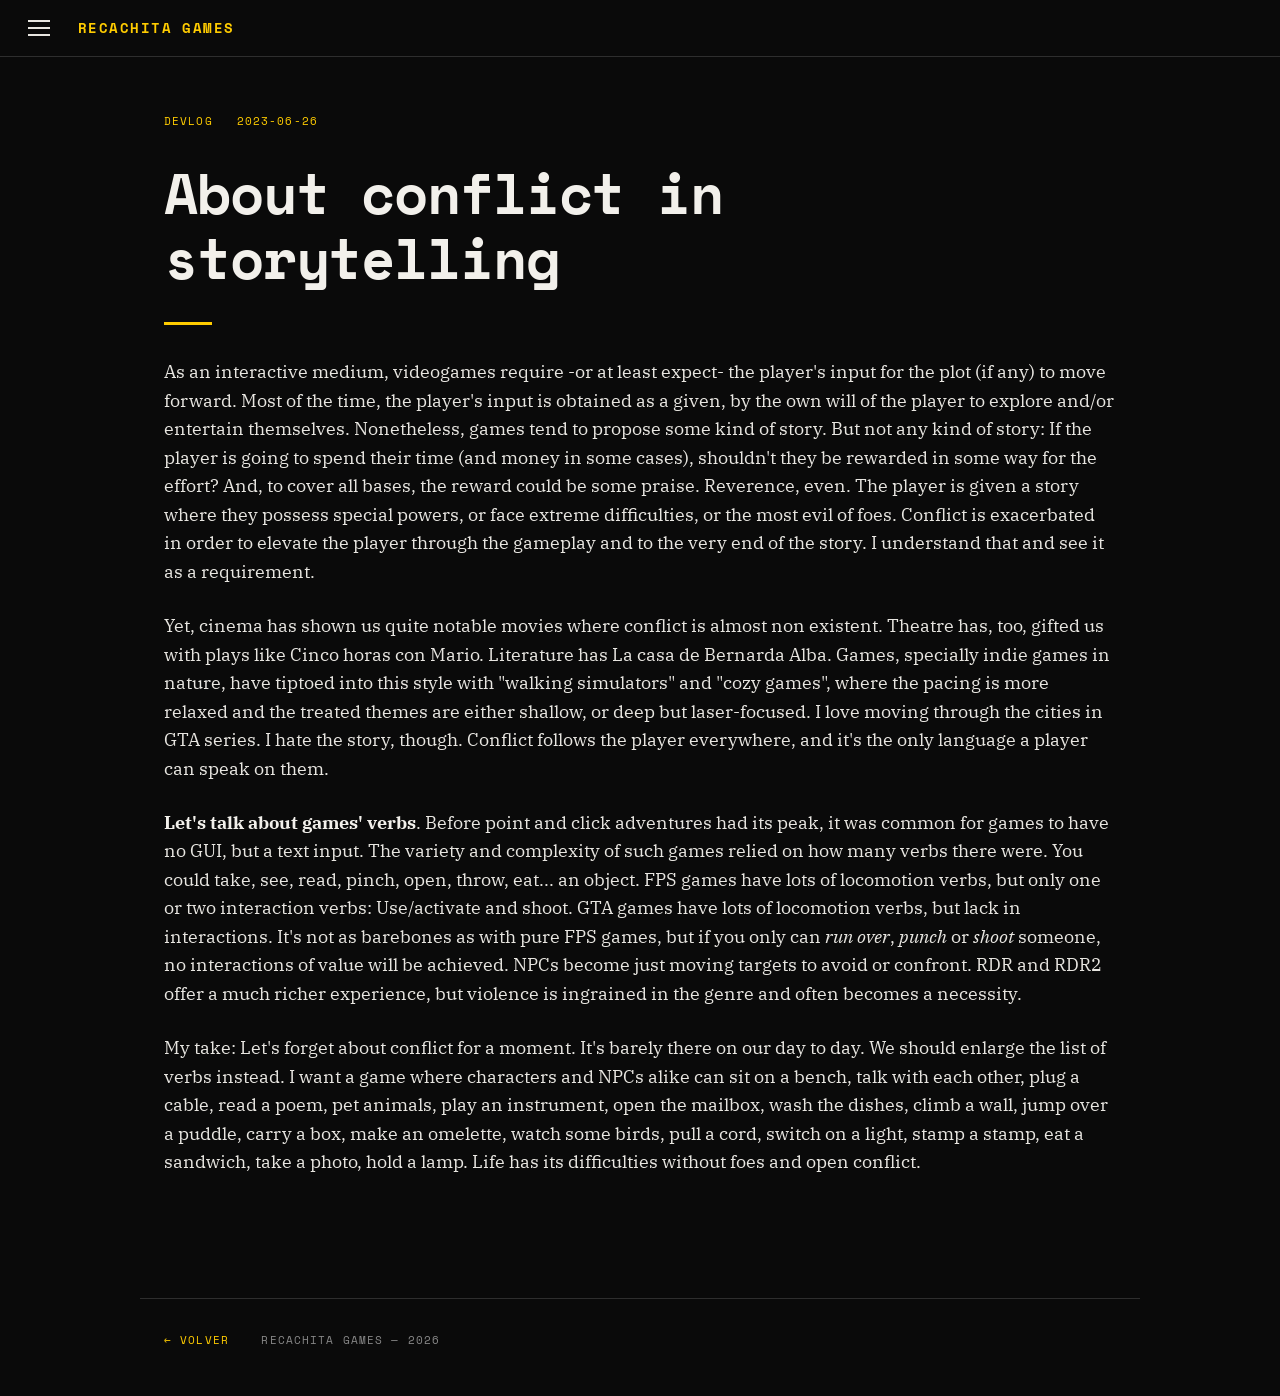
<file: content/journal/2023-06-26-About conflict in storytelling.html>
<!DOCTYPE html>
<html lang="es">
<head>
  <meta charset="UTF-8" />
  <meta name="viewport" content="width=device-width, initial-scale=1.0" />
  <title>About conflict in storytelling - Recachita Games</title>

  <link rel="preconnect" href="https://fonts.googleapis.com" />
  <link rel="preconnect" href="https://fonts.gstatic.com" crossorigin />
  <link href="https://fonts.googleapis.com/css2?family=Space+Mono:ital,wght@0,400;0,700;1,400&family=IBM+Plex+Serif:ital,wght@0,400;0,600;1,400&display=swap" rel="stylesheet" />
  <link rel="stylesheet" href="../../style.css" />
  <link rel="icon" href="../../Recachita_Logo.jpg" type="image/jpeg">
  <link rel="apple-touch-icon" href="../../Recachita_Logo.jpg">
</head>
<body>

  <!-- SIDE PANEL -->
  <div class="panel-overlay" id="panel-overlay"></div>
  <nav class="side-panel" id="side-panel" aria-label="Navigation">
    <div class="panel-header">
      <span style="font-family:var(--font-display);font-size:0.75rem;color:var(--yellow);text-transform:uppercase;letter-spacing:0.1em;">Menu</span>
      <button class="panel-close" id="panel-close" aria-label="Close menu">✕</button>
    </div>

    <div class="panel-section">
      <div class="panel-section-label">Secciones</div>
      <div class="panel-nav">
        <a href="../../index.html">Inicio</a>
        <a href="../../about.html">Sobre nosotros</a>
      </div>
    </div>

    <div class="panel-section" id="toc-section">
      <div class="panel-section-label">This page</div>
      <div class="panel-toc" id="toc"></div>
    </div>
  </nav>

  <!-- HEADER -->
  <header class="site-header">
    <button class="burger-btn" id="burger-btn" aria-label="Open menu">
      <span></span><span></span><span></span>
    </button>
    <a href="../../index.html" class="site-title">Recachita Games</a>
  </header>

  <!-- MAIN -->
  <main class="site-wrapper">
    <div class="main-content">

      <div class="post-meta">
        <span id="post-section">DevLog</span>
        <span id="post-date">2023-06-26</span>
      </div>

      <h1 class="post-title">About conflict in storytelling</h1>
      <div class="post-divider"></div>

      <!-- Content -->
      <div id="md-content">
        <p>As an interactive medium, videogames require -or at least expect- the player's input for the plot (if any) to move forward. Most of the time, the player's input is obtained as a given, by the own will of the player to explore and/or entertain themselves. Nonetheless, games tend to propose some kind of story. But not any kind of story: If the player is going to spend their time (and money in some cases), shouldn't they be rewarded in some way for the effort? And, to cover all bases, the reward could be some praise. Reverence, even. The player is given a story where they possess special powers, or face extreme difficulties, or the most evil of foes. Conflict is exacerbated in order to elevate the player through the gameplay and to the very end of the story. I understand that and see it as a requirement.</p>
<p>Yet, cinema has shown us quite notable movies where conflict is almost non existent. Theatre has, too, gifted us with plays like Cinco horas con Mario. Literature has La casa de Bernarda Alba. Games, specially indie games in nature, have tiptoed into this style with "walking simulators" and "cozy games", where the pacing is more relaxed and the treated themes are either shallow, or deep but laser-focused. I love moving through the cities in GTA series. I hate the story, though. Conflict follows the player everywhere, and it's the only language a player can speak on them.</p>
<p><strong>Let's talk about games' verbs</strong>. Before point and click adventures had its peak, it was common for games to have no GUI, but a text input. The variety and complexity of such games relied on how many verbs there were. You could take, see, read, pinch, open, throw, eat... an object. FPS games have lots of locomotion verbs, but only one or two interaction verbs: Use/activate and shoot. GTA games have lots of locomotion verbs, but lack in interactions. It's not as barebones as with pure FPS games, but if you only can <em>run over</em>, <em>punch</em> or <em>shoot</em> someone, no interactions of value will be achieved. NPCs become just moving targets to avoid or confront. RDR and RDR2 offer a much richer experience, but violence is ingrained in the genre and often becomes a necessity.</p>
<p>My take: Let's forget about conflict for a moment. It's barely there on our day to day. We should enlarge the list of verbs instead. I want a game where characters and NPCs alike can sit on a bench, talk with each other, plug a cable, read a poem, pet animals, play an instrument, open the mailbox, wash the dishes, climb a wall, jump over a puddle, carry a box, make an omelette, watch some birds, pull a cord, switch on a light, stamp a stamp, eat a sandwich, take a photo, hold a lamp. Life has its difficulties without foes and open conflict.</p>
      </div>

    </div>

    <footer class="site-footer">
      <a href="../../index.html">← Volver</a> &nbsp;&nbsp; Recachita Games &mdash; <span id="year"></span>
    </footer>
  </main>

  <script>
    // Build TOC from headings
    function buildTOC() {
      const contentEl = document.getElementById('md-content');
      const tocEl = document.getElementById('toc');
      if (!tocEl || !contentEl) return;

      const headings = contentEl.querySelectorAll('h2, h3, h4');
      const tocSection = document.getElementById('toc-section');

      if (headings.length === 0) {
        if (tocSection) tocSection.style.display = 'none';
        return;
      }
      if (tocSection) tocSection.style.display = '';

      const seen = {};
      headings.forEach((h, i) => {
        if (!h.id) {
          let slug = slugify(h.textContent);
          if (seen[slug]) slug += '-' + i;
          seen[slug] = true;
          h.id = slug;
        }
        const a = document.createElement('a');
        a.href = '#' + h.id;
        a.textContent = h.textContent;
        a.className = 'toc-' + h.tagName.toLowerCase();
        tocEl.appendChild(a);
      });
    }

    function slugify(text) {
      const map = { a:'áàäâãå', e:'éèëê', i:'íìïî', o:'óòöôõø', u:'úùüû', n:'ñ', c:'ç' };
      let s = text.trim().toLowerCase();
      for (const [base, chars] of Object.entries(map)) {
        s = s.replace(new RegExp('[' + chars + ']', 'g'), base);
      }
      return s.replace(/[^a-z0-9]+/g, '-').replace(/^-|-$/g, '').slice(0, 60) || 'section';
    }

    // Burger menu
    const burgerBtn = document.getElementById('burger-btn');
    const sidePanel = document.getElementById('side-panel');
    const overlay = document.getElementById('panel-overlay');
    const panelClose = document.getElementById('panel-close');

    function openPanel() {
      sidePanel.classList.add('open');
      overlay.classList.add('open');
      burgerBtn.classList.add('open');
    }

    function closePanel() {
      sidePanel.classList.remove('open');
      overlay.classList.remove('open');
      burgerBtn.classList.remove('open');
    }

    burgerBtn?.addEventListener('click', () =>
      sidePanel.classList.contains('open') ? closePanel() : openPanel()
    );
    overlay?.addEventListener('click', closePanel);
    panelClose?.addEventListener('click', closePanel);

    buildTOC();
    document.getElementById('year').textContent = new Date().getFullYear();
  </script>
</body>
</html>
</file>
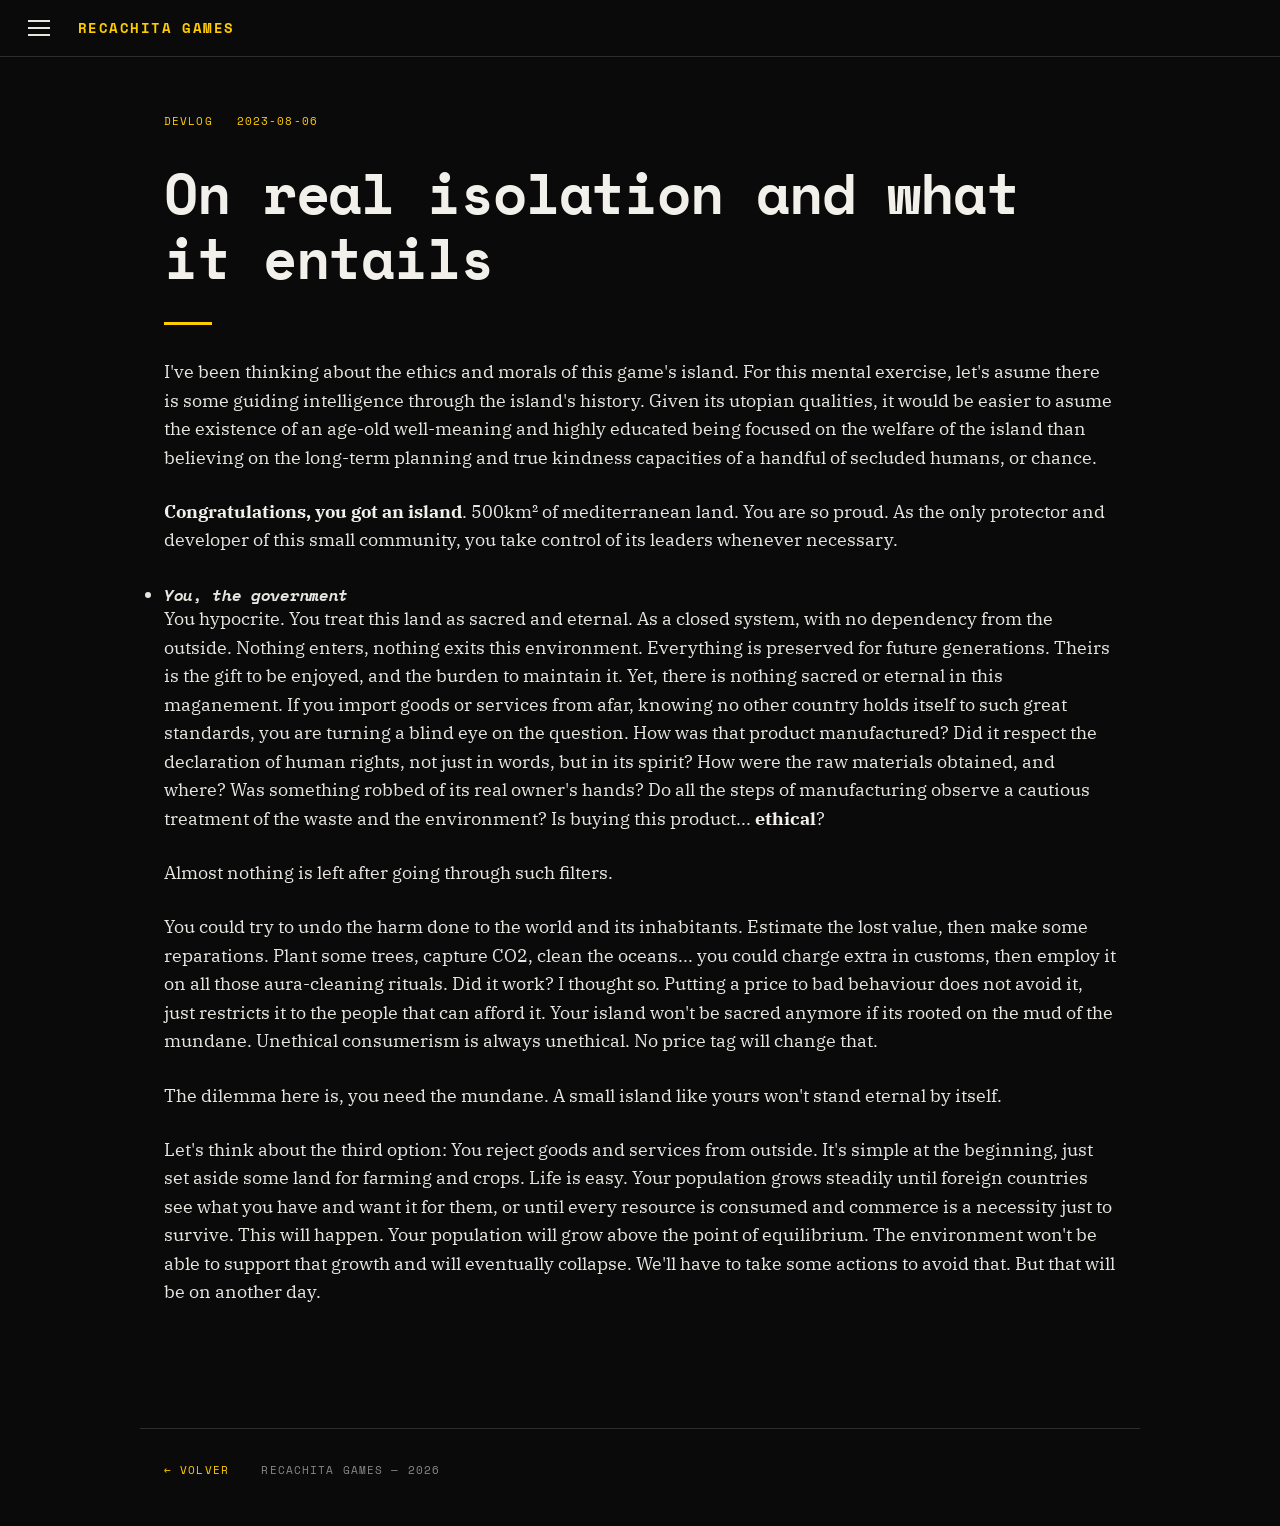
<file: content/journal/2023-08-06-On real isolation and what it entails.html>
<!DOCTYPE html>
<html lang="es">
<head>
  <meta charset="UTF-8" />
  <meta name="viewport" content="width=device-width, initial-scale=1.0" />
  <title>On real isolation and what it entails - Recachita Games</title>

  <link rel="preconnect" href="https://fonts.googleapis.com" />
  <link rel="preconnect" href="https://fonts.gstatic.com" crossorigin />
  <link href="https://fonts.googleapis.com/css2?family=Space+Mono:ital,wght@0,400;0,700;1,400&family=IBM+Plex+Serif:ital,wght@0,400;0,600;1,400&display=swap" rel="stylesheet" />
  <link rel="stylesheet" href="../../style.css" />
  <link rel="icon" href="../../Recachita_Logo.jpg" type="image/jpeg">
  <link rel="apple-touch-icon" href="../../Recachita_Logo.jpg">
</head>
<body>

  <!-- SIDE PANEL -->
  <div class="panel-overlay" id="panel-overlay"></div>
  <nav class="side-panel" id="side-panel" aria-label="Navigation">
    <div class="panel-header">
      <span style="font-family:var(--font-display);font-size:0.75rem;color:var(--yellow);text-transform:uppercase;letter-spacing:0.1em;">Menu</span>
      <button class="panel-close" id="panel-close" aria-label="Close menu">✕</button>
    </div>

    <div class="panel-section">
      <div class="panel-section-label">Secciones</div>
      <div class="panel-nav">
        <a href="../../index.html">Inicio</a>
        <a href="../../about.html">Sobre nosotros</a>
      </div>
    </div>

    <div class="panel-section" id="toc-section">
      <div class="panel-section-label">This page</div>
      <div class="panel-toc" id="toc"></div>
    </div>
  </nav>

  <!-- HEADER -->
  <header class="site-header">
    <button class="burger-btn" id="burger-btn" aria-label="Open menu">
      <span></span><span></span><span></span>
    </button>
    <a href="../../index.html" class="site-title">Recachita Games</a>
  </header>

  <!-- MAIN -->
  <main class="site-wrapper">
    <div class="main-content">

      <div class="post-meta">
        <span id="post-section">DevLog</span>
        <span id="post-date">2023-08-06</span>
      </div>

      <h1 class="post-title">On real isolation and what it entails</h1>
      <div class="post-divider"></div>

      <!-- Content -->
      <div id="md-content">
        <p>I've been thinking about the ethics and morals of this game's island. For this mental exercise, let's asume there is some guiding intelligence through the island's history. Given its utopian qualities, it would be easier to asume the existence of an age-old well-meaning and highly educated being focused on the welfare of the island than believing on the long-term planning and true kindness capacities of a handful of secluded humans, or chance.</p>
<p><strong>Congratulations, you got an island</strong>. 500km² of mediterranean land. You are so proud. As the only protector and developer of this small community, you take control of its leaders whenever necessary.</p>
<ul>
<li>
<h4>You, the government</h4>
</li>
</ul>
<p>You hypocrite. You treat this land as sacred and eternal. As a closed system, with no dependency from the outside. Nothing enters, nothing exits this environment. Everything is preserved for future generations. Theirs is the gift to be enjoyed, and the burden to maintain it. Yet, there is nothing sacred or eternal in this maganement. If you import goods or services from afar, knowing no other country holds itself to such great standards, you are turning a blind eye on the question. How was that product manufactured? Did it respect the declaration of human rights, not just in words, but in its spirit? How were the raw materials obtained, and where? Was something robbed of its real owner's hands? Do all the steps of manufacturing observe a cautious treatment of the waste and the environment? Is buying this product... <strong>ethical</strong>?</p>
<p>Almost nothing is left after going through such filters.</p>
<p>You could try to undo the harm done to the world and its inhabitants. Estimate the lost value, then make some reparations. Plant some trees, capture CO2, clean the oceans... you could charge extra in customs, then employ it on all those aura-cleaning rituals. Did it work? I thought so. Putting a price to bad behaviour does not avoid it, just restricts it to the people that can afford it. Your island won't be sacred anymore if its rooted on the mud of the mundane. Unethical consumerism is always unethical. No price tag will change that.</p>
<p>The dilemma here is, you need the mundane. A small island like yours won't stand eternal by itself.</p>
<p>Let's think about the third option: You reject goods and services from outside. It's simple at the beginning, just set aside some land for farming and crops. Life is easy. Your population grows steadily until foreign countries see what you have and want it for them, or until every resource is consumed and commerce is a necessity just to survive. This will happen. Your population will grow above the point of equilibrium. The environment won't be able to support that growth and will eventually collapse. We'll have to take some actions to avoid that. But that will be on another day.</p>
      </div>

    </div>

    <footer class="site-footer">
      <a href="../../index.html">← Volver</a> &nbsp;&nbsp; Recachita Games &mdash; <span id="year"></span>
    </footer>
  </main>

  <script>
    // Build TOC from headings
    function buildTOC() {
      const contentEl = document.getElementById('md-content');
      const tocEl = document.getElementById('toc');
      if (!tocEl || !contentEl) return;

      const headings = contentEl.querySelectorAll('h2, h3, h4');
      const tocSection = document.getElementById('toc-section');

      if (headings.length === 0) {
        if (tocSection) tocSection.style.display = 'none';
        return;
      }
      if (tocSection) tocSection.style.display = '';

      const seen = {};
      headings.forEach((h, i) => {
        if (!h.id) {
          let slug = slugify(h.textContent);
          if (seen[slug]) slug += '-' + i;
          seen[slug] = true;
          h.id = slug;
        }
        const a = document.createElement('a');
        a.href = '#' + h.id;
        a.textContent = h.textContent;
        a.className = 'toc-' + h.tagName.toLowerCase();
        tocEl.appendChild(a);
      });
    }

    function slugify(text) {
      const map = { a:'áàäâãå', e:'éèëê', i:'íìïî', o:'óòöôõø', u:'úùüû', n:'ñ', c:'ç' };
      let s = text.trim().toLowerCase();
      for (const [base, chars] of Object.entries(map)) {
        s = s.replace(new RegExp('[' + chars + ']', 'g'), base);
      }
      return s.replace(/[^a-z0-9]+/g, '-').replace(/^-|-$/g, '').slice(0, 60) || 'section';
    }

    // Burger menu
    const burgerBtn = document.getElementById('burger-btn');
    const sidePanel = document.getElementById('side-panel');
    const overlay = document.getElementById('panel-overlay');
    const panelClose = document.getElementById('panel-close');

    function openPanel() {
      sidePanel.classList.add('open');
      overlay.classList.add('open');
      burgerBtn.classList.add('open');
    }

    function closePanel() {
      sidePanel.classList.remove('open');
      overlay.classList.remove('open');
      burgerBtn.classList.remove('open');
    }

    burgerBtn?.addEventListener('click', () =>
      sidePanel.classList.contains('open') ? closePanel() : openPanel()
    );
    overlay?.addEventListener('click', closePanel);
    panelClose?.addEventListener('click', closePanel);

    buildTOC();
    document.getElementById('year').textContent = new Date().getFullYear();
  </script>
</body>
</html>
</file>
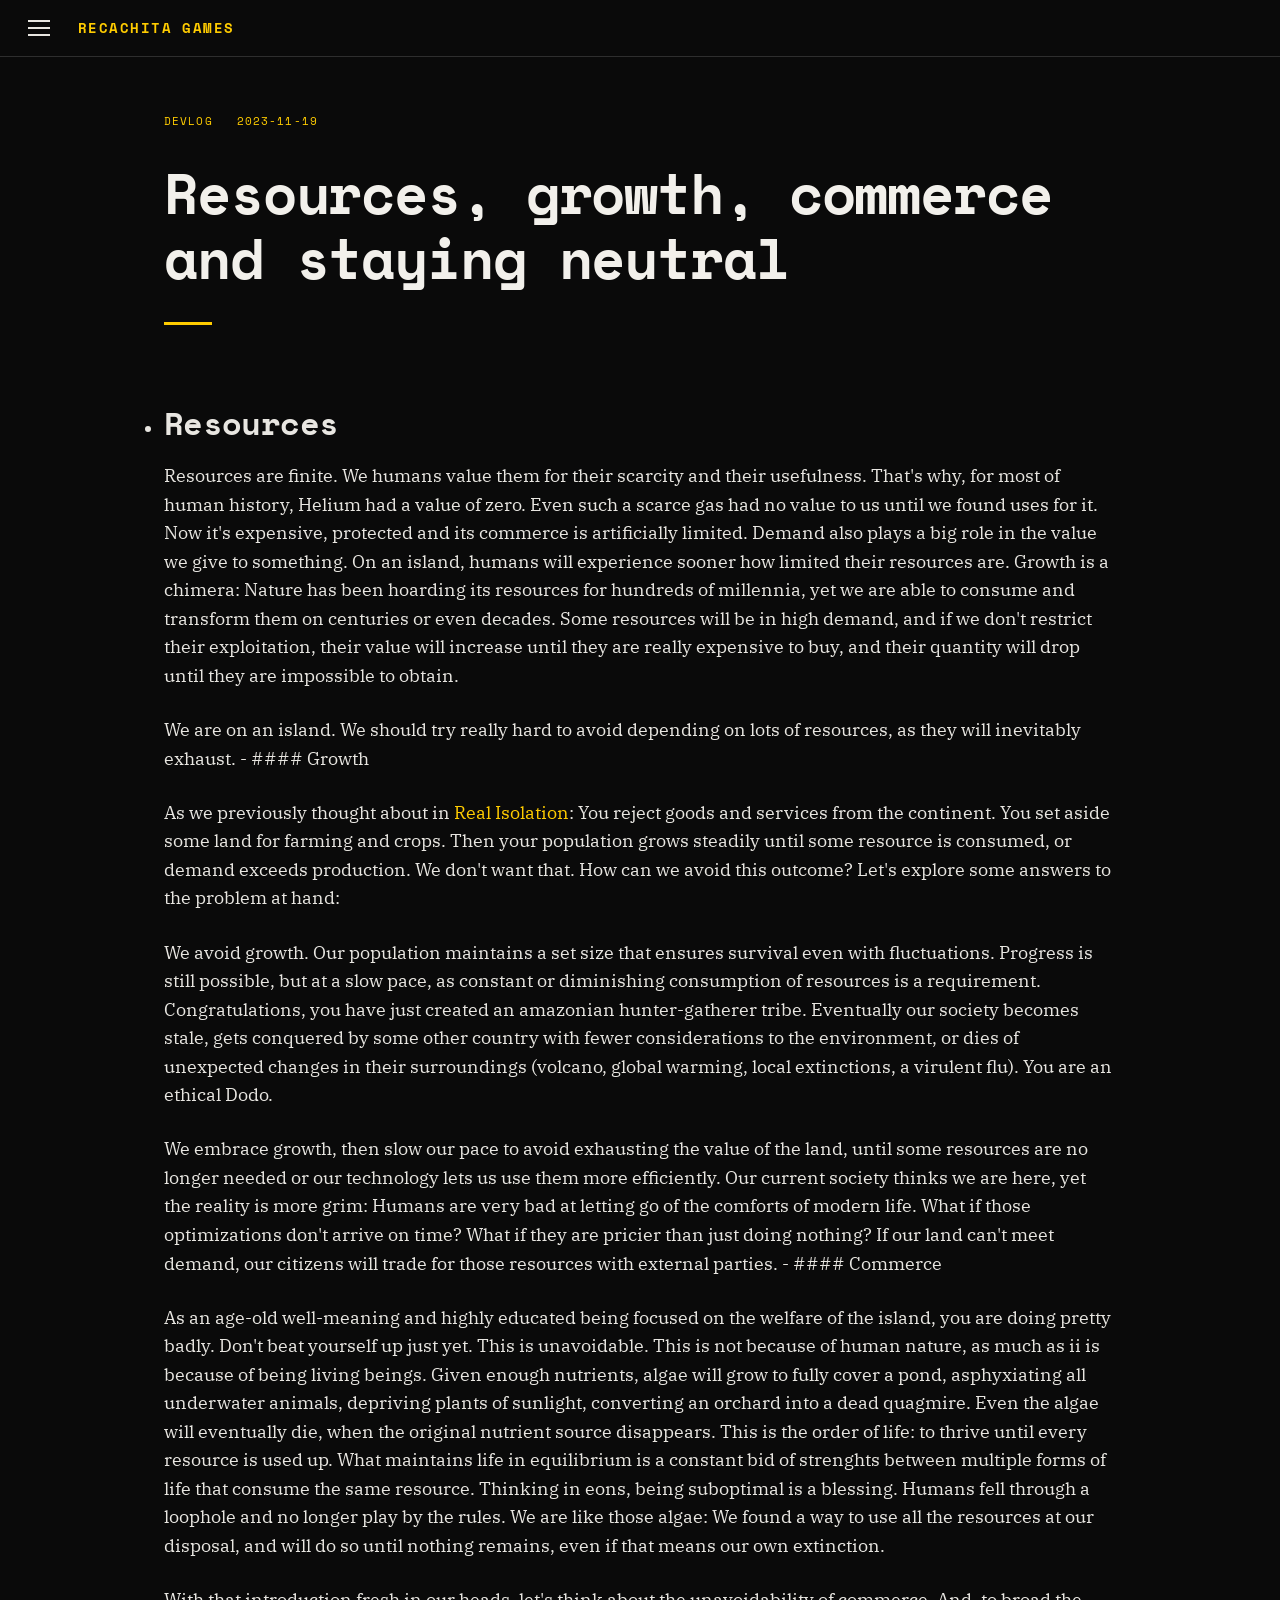
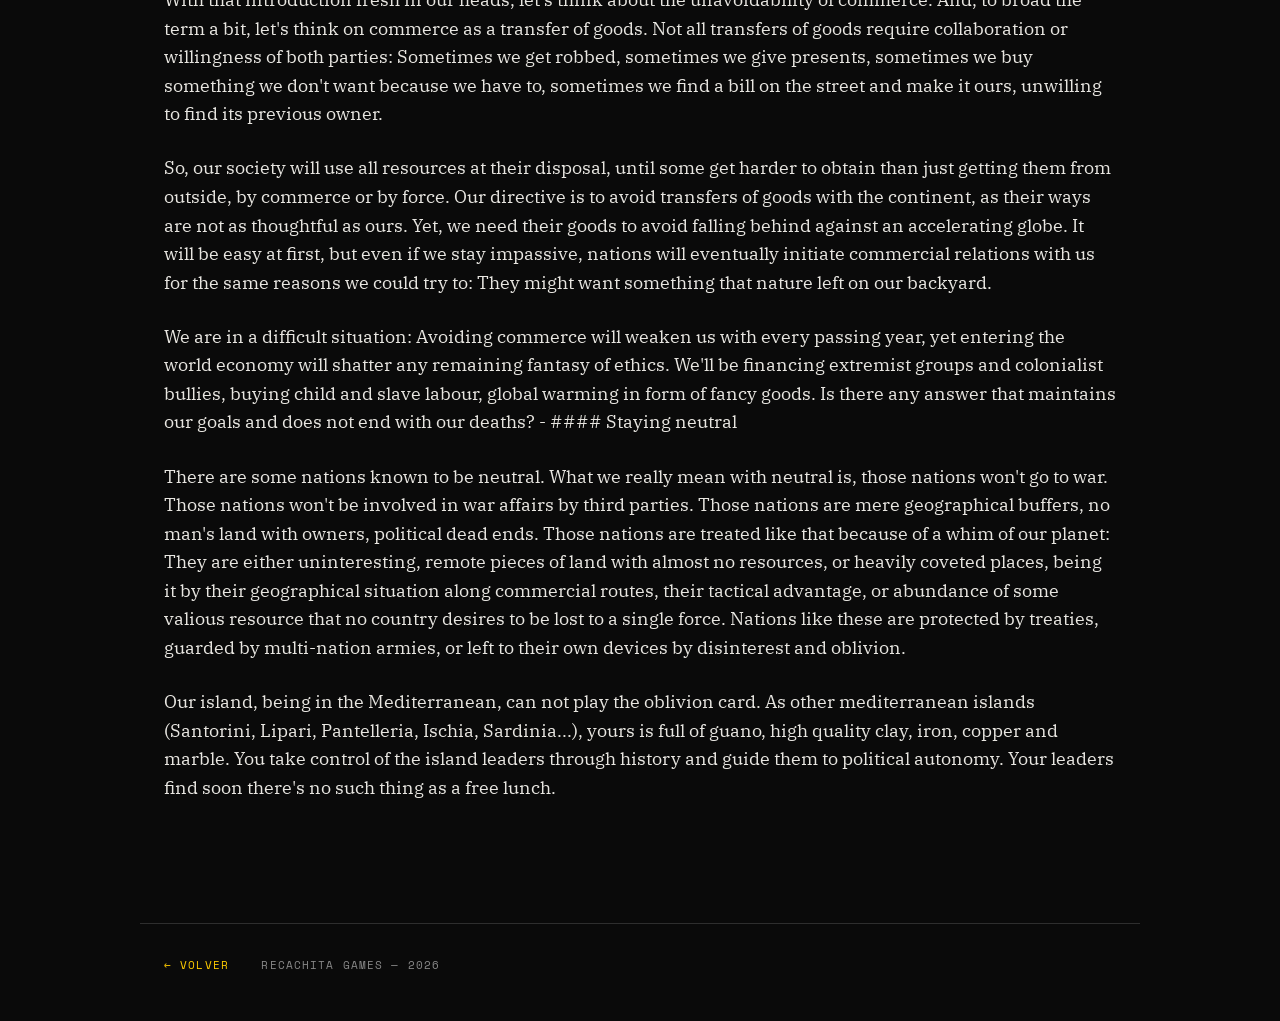
<file: content/journal/2023-11-19-Resources, growth, commerce and staying neutral.html>
<!DOCTYPE html>
<html lang="es">
<head>
  <meta charset="UTF-8" />
  <meta name="viewport" content="width=device-width, initial-scale=1.0" />
  <title>Resources, growth, commerce and staying neutral - Recachita Games</title>

  <link rel="preconnect" href="https://fonts.googleapis.com" />
  <link rel="preconnect" href="https://fonts.gstatic.com" crossorigin />
  <link href="https://fonts.googleapis.com/css2?family=Space+Mono:ital,wght@0,400;0,700;1,400&family=IBM+Plex+Serif:ital,wght@0,400;0,600;1,400&display=swap" rel="stylesheet" />
  <link rel="stylesheet" href="../../style.css" />
  <link rel="icon" href="../../Recachita_Logo.jpg" type="image/jpeg">
  <link rel="apple-touch-icon" href="../../Recachita_Logo.jpg">
</head>
<body>

  <!-- SIDE PANEL -->
  <div class="panel-overlay" id="panel-overlay"></div>
  <nav class="side-panel" id="side-panel" aria-label="Navigation">
    <div class="panel-header">
      <span style="font-family:var(--font-display);font-size:0.75rem;color:var(--yellow);text-transform:uppercase;letter-spacing:0.1em;">Menu</span>
      <button class="panel-close" id="panel-close" aria-label="Close menu">✕</button>
    </div>

    <div class="panel-section">
      <div class="panel-section-label">Secciones</div>
      <div class="panel-nav">
        <a href="../../index.html">Inicio</a>
        <a href="../../about.html">Sobre nosotros</a>
      </div>
    </div>

    <div class="panel-section" id="toc-section">
      <div class="panel-section-label">This page</div>
      <div class="panel-toc" id="toc"></div>
    </div>
  </nav>

  <!-- HEADER -->
  <header class="site-header">
    <button class="burger-btn" id="burger-btn" aria-label="Open menu">
      <span></span><span></span><span></span>
    </button>
    <a href="../../index.html" class="site-title">Recachita Games</a>
  </header>

  <!-- MAIN -->
  <main class="site-wrapper">
    <div class="main-content">

      <div class="post-meta">
        <span id="post-section">DevLog</span>
        <span id="post-date">2023-11-19</span>
      </div>

      <h1 class="post-title">Resources, growth, commerce and staying neutral</h1>
      <div class="post-divider"></div>

      <!-- Content -->
      <div id="md-content">
        <ul>
<li>
<h2>Resources</h2>
</li>
</ul>
<p>Resources are finite. We humans value them for their scarcity and their usefulness. That's why, for most of human history, Helium had a value of zero. Even such a scarce gas had no value to us until we found uses for it. Now it's expensive, protected and its commerce is artificially limited. Demand also plays a big role in the value we give to something. On an island, humans will experience sooner how limited their resources are. Growth is a chimera: Nature has been hoarding its resources for hundreds of millennia, yet we are able to consume and transform them on centuries or even decades. Some resources will be in high demand, and if we don't restrict their exploitation, their value will increase until they are really expensive to buy, and their quantity will drop until they are impossible to obtain.</p>
<p>We are on an island. We should try really hard to avoid depending on lots of resources, as they will inevitably exhaust.
- #### Growth</p>
<p>As we previously thought about in <a href="2023-08-06 - On real isolation and what it entails">Real Isolation</a>: You reject goods and services from the continent. You set aside some land for farming and crops. Then your population grows steadily until some resource is consumed, or demand exceeds production. We don't want that. How can we avoid this outcome? Let's explore some answers to the problem at hand:</p>
<p>We avoid growth. Our population maintains a set size that ensures survival even with fluctuations. Progress is still possible, but at a slow pace, as constant or diminishing consumption of resources is a requirement. Congratulations, you have just created an amazonian hunter-gatherer tribe. Eventually our society becomes stale, gets conquered by some other country with fewer considerations to the environment, or dies of unexpected changes in their surroundings (volcano, global warming, local extinctions, a virulent flu). You are an ethical Dodo.</p>
<p>We embrace growth, then slow our pace to avoid exhausting the value of the land, until some resources are no longer needed or our technology lets us use them more efficiently. Our current society thinks we are here, yet the reality is more grim: Humans are very bad at letting go of the comforts of modern life. What if those optimizations don't arrive on time? What if they are pricier than just doing nothing? If our land can't meet demand, our citizens will trade for those resources with external parties.
- #### Commerce</p>
<p>As an age-old well-meaning and highly educated being focused on the welfare of the island, you are doing pretty badly. Don't beat yourself up just yet. This is unavoidable. This is not because of human nature, as much as ii is because of being living beings. Given enough nutrients, algae will grow to fully cover a pond, asphyxiating all underwater animals, depriving plants of sunlight, converting an orchard into a dead quagmire. Even the algae will eventually die, when the original nutrient source disappears. This is the order of life: to thrive until every resource is used up. What maintains life in equilibrium is a constant bid of strenghts between multiple forms of life that consume the same resource. Thinking in eons, being suboptimal is a blessing. Humans fell through a loophole and no longer play by the rules. We are like those algae: We found a way to use all the resources at our disposal, and will do so until nothing remains, even if that means our own extinction.</p>
<p>With that introduction fresh in our heads, let's think about the unavoidability of commerce. And, to broad the term a bit, let's think on commerce as a transfer of goods. Not all transfers of goods require collaboration or willingness of both parties: Sometimes we get robbed, sometimes we give presents, sometimes we buy something we don't want because we have to, sometimes we find a bill on the street and make it ours, unwilling to find its previous owner.</p>
<p>So, our society will use all resources at their disposal, until some get harder to obtain than just getting them from outside, by commerce or by force. Our directive is to avoid transfers of goods with the continent, as their ways are not as thoughtful as ours. Yet, we need their goods to avoid falling behind against an accelerating globe. It will be easy at first, but even if we stay impassive, nations will eventually initiate commercial relations with us for the same reasons we could try to: They might want something that nature left on our backyard.</p>
<p>We are in a difficult situation: Avoiding commerce will weaken us with every passing year, yet entering the world economy will shatter any remaining fantasy of ethics. We'll be financing extremist groups and colonialist bullies, buying child and slave labour, global warming in form of fancy goods. Is there any answer that maintains our goals and does not end with our deaths?
- #### Staying neutral</p>
<p>There are some nations known to be neutral. What we really mean with neutral is, those nations won't go to war. Those nations won't be involved in war affairs by third parties. Those nations are mere geographical buffers, no man's land with owners, political dead ends. Those nations are treated like that because of a whim of our planet: They are either uninteresting, remote pieces of land with almost no resources, or heavily coveted places, being it by their geographical situation along commercial routes, their tactical advantage, or abundance of some valious resource that no country desires to be lost to a single force. Nations like these are protected by treaties, guarded by multi-nation armies, or left to their own devices by disinterest and oblivion.</p>
<p>Our island, being in the Mediterranean, can not play the oblivion card. As other mediterranean islands (Santorini, Lipari, Pantelleria, Ischia, Sardinia...), yours is full of guano, high quality clay, iron, copper and marble. You take control of the island leaders through history and guide them to political autonomy. Your leaders find soon there's no such thing as a free lunch.</p>
      </div>

    </div>

    <footer class="site-footer">
      <a href="../../index.html">← Volver</a> &nbsp;&nbsp; Recachita Games &mdash; <span id="year"></span>
    </footer>
  </main>

  <script>
    // Build TOC from headings
    function buildTOC() {
      const contentEl = document.getElementById('md-content');
      const tocEl = document.getElementById('toc');
      if (!tocEl || !contentEl) return;

      const headings = contentEl.querySelectorAll('h2, h3, h4');
      const tocSection = document.getElementById('toc-section');

      if (headings.length === 0) {
        if (tocSection) tocSection.style.display = 'none';
        return;
      }
      if (tocSection) tocSection.style.display = '';

      const seen = {};
      headings.forEach((h, i) => {
        if (!h.id) {
          let slug = slugify(h.textContent);
          if (seen[slug]) slug += '-' + i;
          seen[slug] = true;
          h.id = slug;
        }
        const a = document.createElement('a');
        a.href = '#' + h.id;
        a.textContent = h.textContent;
        a.className = 'toc-' + h.tagName.toLowerCase();
        tocEl.appendChild(a);
      });
    }

    function slugify(text) {
      const map = { a:'áàäâãå', e:'éèëê', i:'íìïî', o:'óòöôõø', u:'úùüû', n:'ñ', c:'ç' };
      let s = text.trim().toLowerCase();
      for (const [base, chars] of Object.entries(map)) {
        s = s.replace(new RegExp('[' + chars + ']', 'g'), base);
      }
      return s.replace(/[^a-z0-9]+/g, '-').replace(/^-|-$/g, '').slice(0, 60) || 'section';
    }

    // Burger menu
    const burgerBtn = document.getElementById('burger-btn');
    const sidePanel = document.getElementById('side-panel');
    const overlay = document.getElementById('panel-overlay');
    const panelClose = document.getElementById('panel-close');

    function openPanel() {
      sidePanel.classList.add('open');
      overlay.classList.add('open');
      burgerBtn.classList.add('open');
    }

    function closePanel() {
      sidePanel.classList.remove('open');
      overlay.classList.remove('open');
      burgerBtn.classList.remove('open');
    }

    burgerBtn?.addEventListener('click', () =>
      sidePanel.classList.contains('open') ? closePanel() : openPanel()
    );
    overlay?.addEventListener('click', closePanel);
    panelClose?.addEventListener('click', closePanel);

    buildTOC();
    document.getElementById('year').textContent = new Date().getFullYear();
  </script>
</body>
</html>
</file>
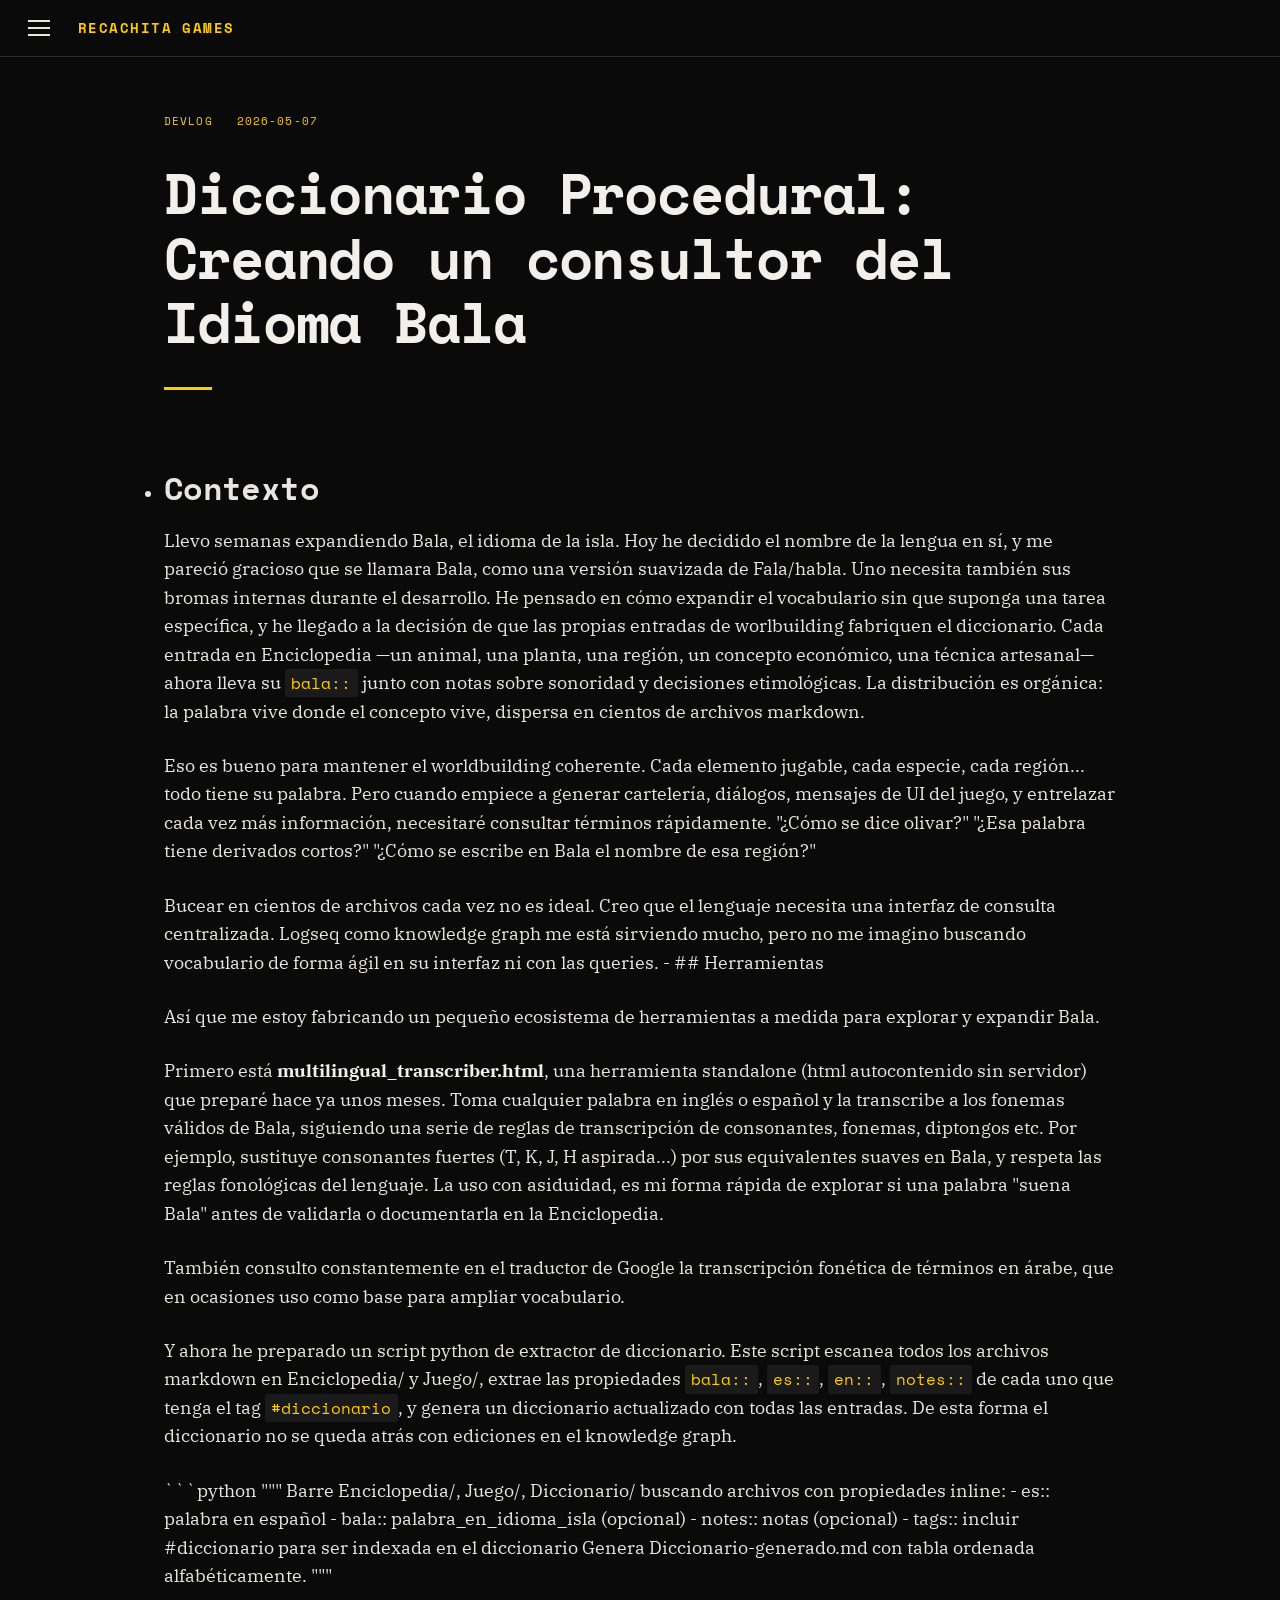
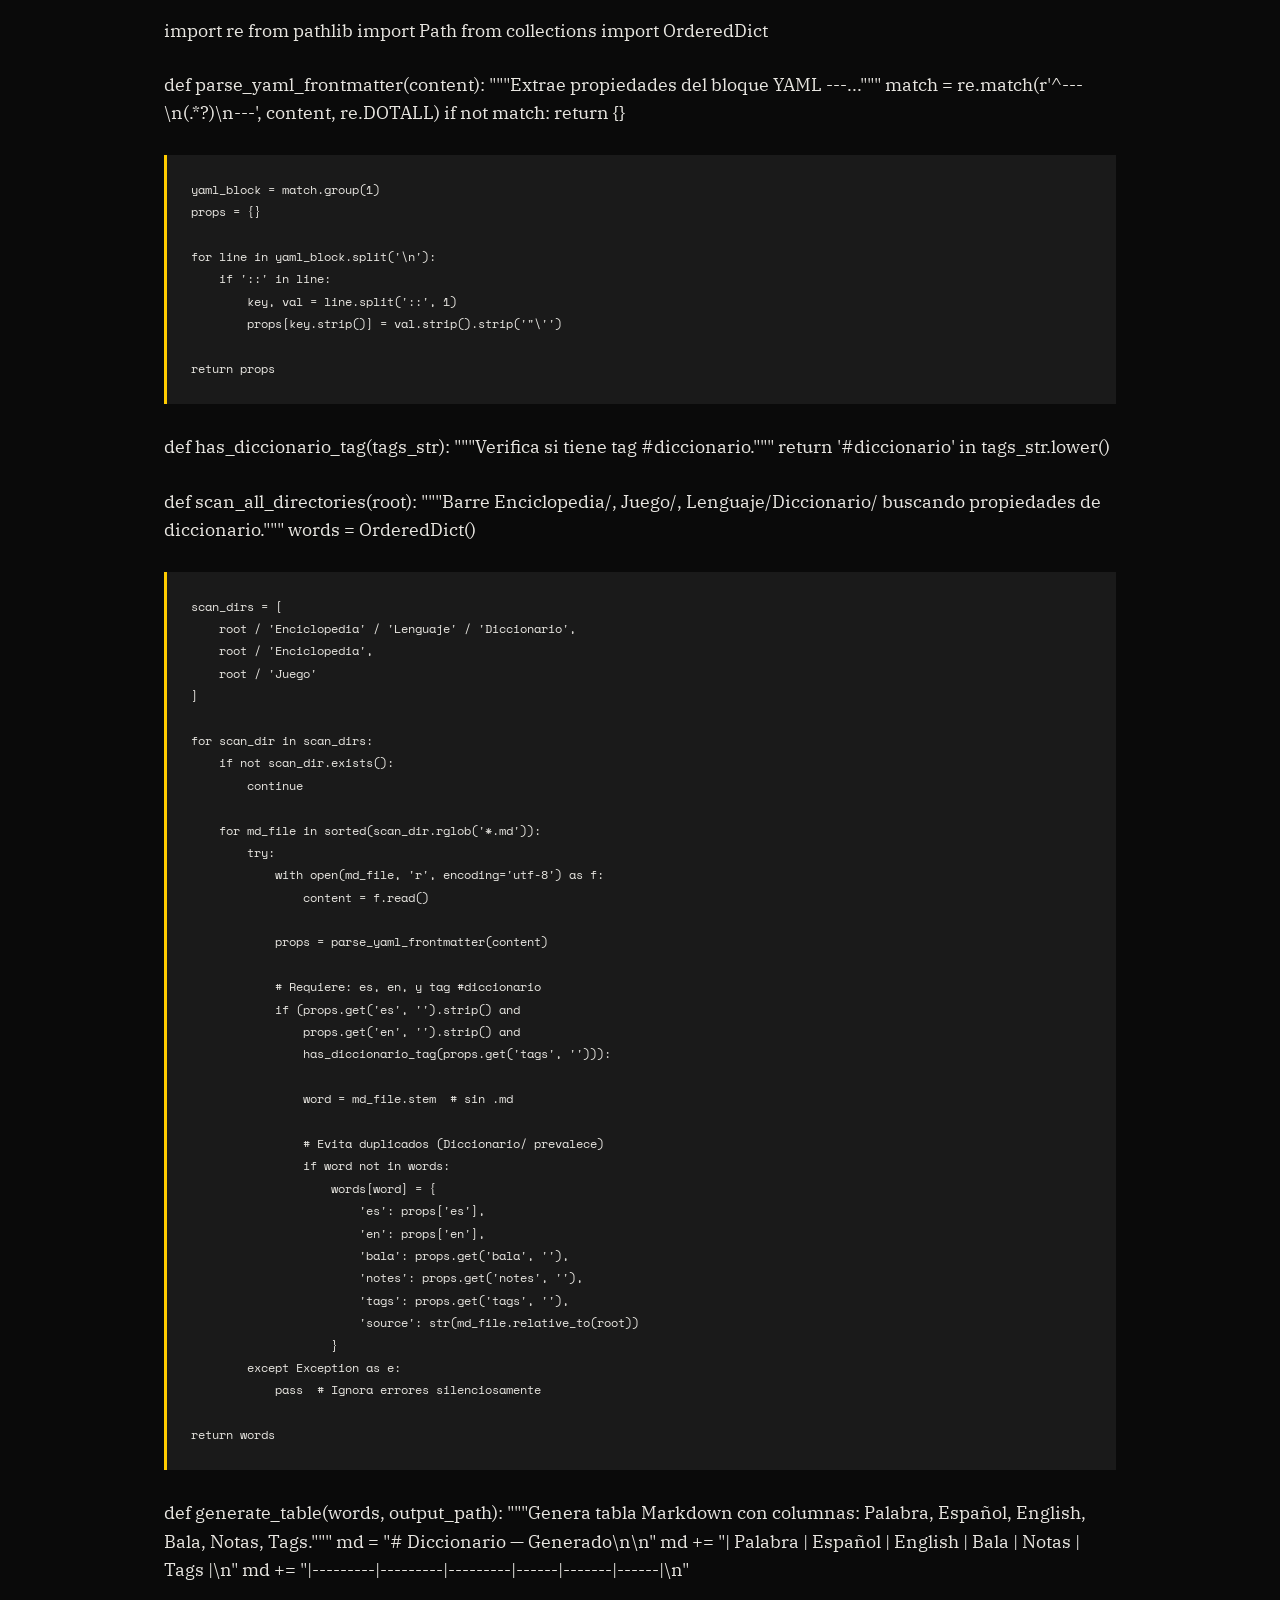
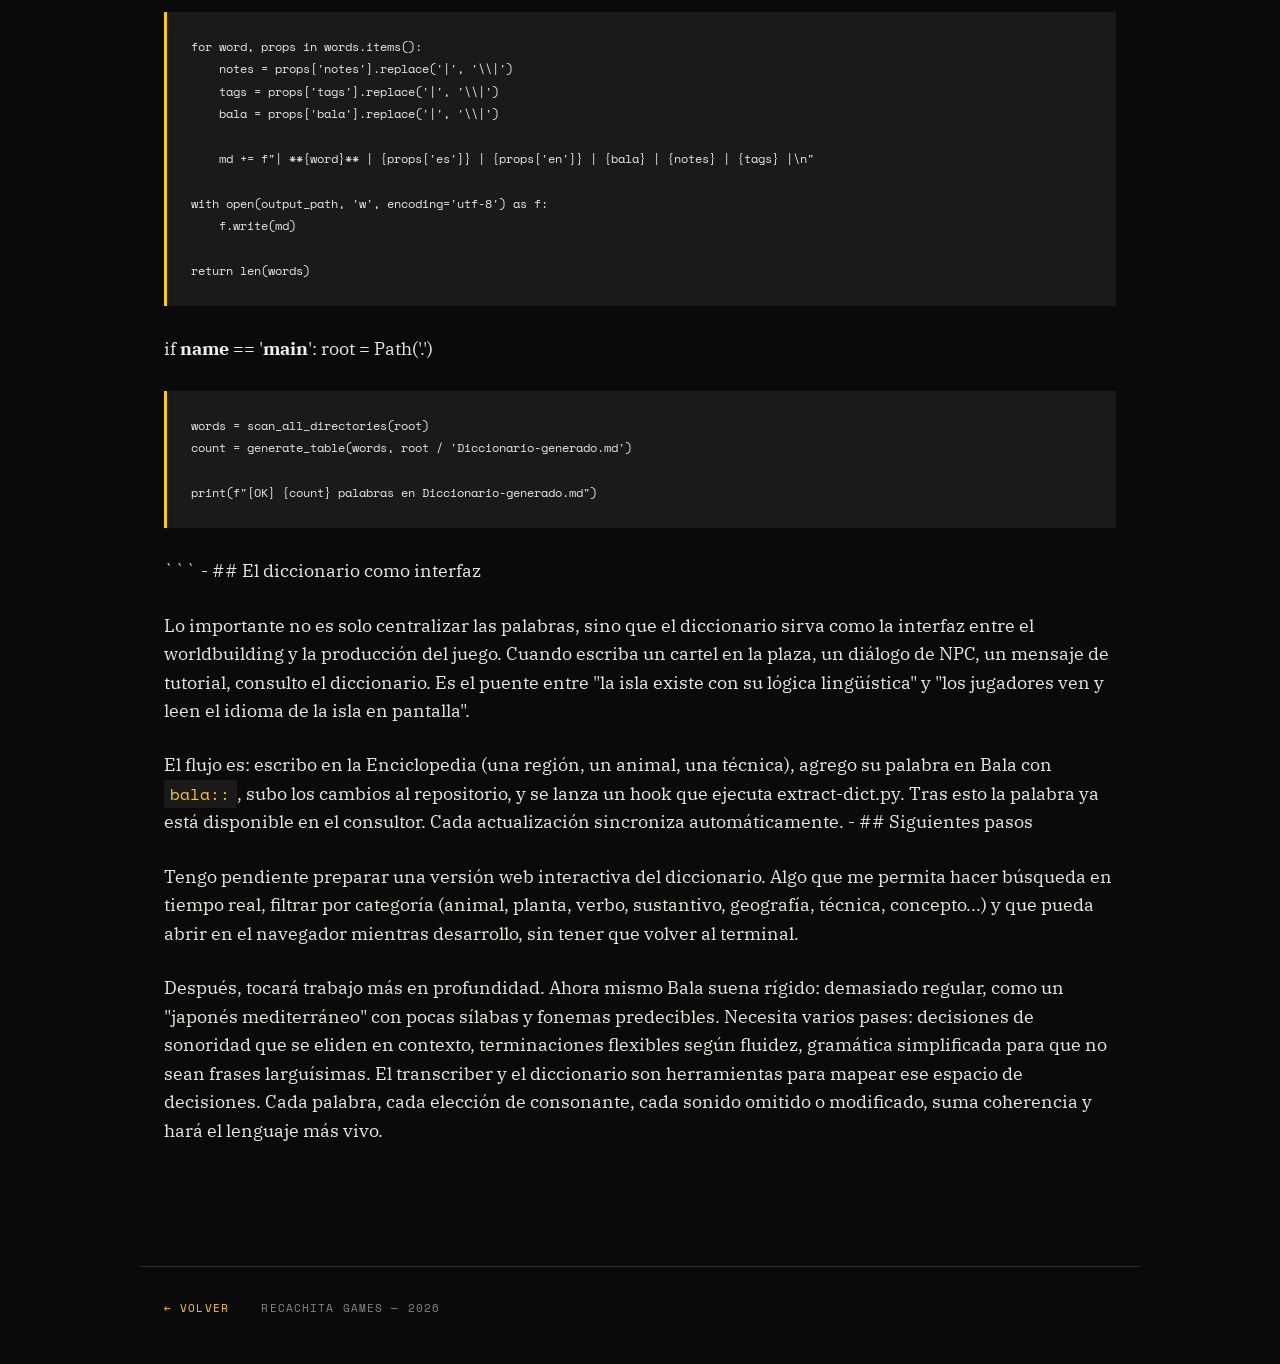
<file: content/journal/2026-05-07-Diccionario-Procedural.html>
<!DOCTYPE html>
<html lang="es">
<head>
  <meta charset="UTF-8" />
  <meta name="viewport" content="width=device-width, initial-scale=1.0" />
  <title>Diccionario Procedural: Creando un consultor del Idioma Bala - Recachita Games</title>

  <link rel="preconnect" href="https://fonts.googleapis.com" />
  <link rel="preconnect" href="https://fonts.gstatic.com" crossorigin />
  <link href="https://fonts.googleapis.com/css2?family=Space+Mono:ital,wght@0,400;0,700;1,400&family=IBM+Plex+Serif:ital,wght@0,400;0,600;1,400&display=swap" rel="stylesheet" />
  <link rel="stylesheet" href="../../style.css" />
  <link rel="icon" href="../../Recachita_Logo.jpg" type="image/jpeg">
  <link rel="apple-touch-icon" href="../../Recachita_Logo.jpg">
</head>
<body>

  <!-- SIDE PANEL -->
  <div class="panel-overlay" id="panel-overlay"></div>
  <nav class="side-panel" id="side-panel" aria-label="Navigation">
    <div class="panel-header">
      <span style="font-family:var(--font-display);font-size:0.75rem;color:var(--yellow);text-transform:uppercase;letter-spacing:0.1em;">Menu</span>
      <button class="panel-close" id="panel-close" aria-label="Close menu">✕</button>
    </div>

    <div class="panel-section">
      <div class="panel-section-label">Secciones</div>
      <div class="panel-nav">
        <a href="../../index.html">Inicio</a>
        <a href="../../about.html">Sobre nosotros</a>
      </div>
    </div>

    <div class="panel-section" id="toc-section">
      <div class="panel-section-label">This page</div>
      <div class="panel-toc" id="toc"></div>
    </div>
  </nav>

  <!-- HEADER -->
  <header class="site-header">
    <button class="burger-btn" id="burger-btn" aria-label="Open menu">
      <span></span><span></span><span></span>
    </button>
    <a href="../../index.html" class="site-title">Recachita Games</a>
  </header>

  <!-- MAIN -->
  <main class="site-wrapper">
    <div class="main-content">

      <div class="post-meta">
        <span id="post-section">DevLog</span>
        <span id="post-date">2026-05-07</span>
      </div>

      <h1 class="post-title">Diccionario Procedural: Creando un consultor del Idioma Bala</h1>
      <div class="post-divider"></div>

      <!-- Content -->
      <div id="md-content">
        <ul>
<li>
<h2>Contexto</h2>
</li>
</ul>
<p>Llevo semanas expandiendo Bala, el idioma de la isla. Hoy he decidido el nombre de la lengua en sí, y me pareció gracioso que se llamara Bala, como una versión suavizada de Fala/habla. Uno necesita también sus bromas internas durante el desarrollo.
  He pensado en cómo expandir el vocabulario sin que suponga una tarea específica, y he llegado a la decisión de que las propias entradas de worlbuilding fabriquen el diccionario. Cada entrada en Enciclopedia —un animal, una planta, una región, un concepto económico, una técnica artesanal— ahora lleva su <code>bala::</code> junto con notas sobre sonoridad y decisiones etimológicas. La distribución es orgánica: la palabra vive donde el concepto vive, dispersa en cientos de archivos markdown.</p>
<p>Eso es bueno para mantener el worldbuilding coherente. Cada elemento jugable, cada especie, cada región... todo tiene su palabra. Pero cuando empiece a generar cartelería, diálogos, mensajes de UI del juego, y entrelazar cada vez más información, necesitaré consultar términos rápidamente. "¿Cómo se dice olivar?" "¿Esa palabra tiene derivados cortos?" "¿Cómo se escribe en Bala el nombre de esa región?"</p>
<p>Bucear en cientos de archivos cada vez no es ideal. Creo que el lenguaje necesita una interfaz de consulta centralizada. Logseq como knowledge graph me está sirviendo mucho, pero no me imagino buscando vocabulario de forma ágil en su interfaz ni con las queries.
- ## Herramientas</p>
<p>Así que me estoy fabricando un pequeño ecosistema de herramientas a medida para explorar y expandir Bala.</p>
<p>Primero está <strong>multilingual_transcriber.html</strong>, una herramienta standalone (html autocontenido sin servidor) que preparé hace ya unos meses. Toma cualquier palabra en inglés o español y la transcribe a los fonemas válidos de Bala, siguiendo una serie de reglas de transcripción de consonantes, fonemas, diptongos etc. Por ejemplo, sustituye consonantes fuertes (T, K, J, H aspirada...) por sus equivalentes suaves en Bala, y respeta las reglas fonológicas del lenguaje. La uso con asiduidad, es mi forma rápida de explorar si una palabra "suena Bala" antes de validarla o documentarla en la Enciclopedia.</p>
<p>También consulto constantemente en el traductor de Google la transcripción fonética de términos en árabe, que en ocasiones uso como base para ampliar vocabulario.</p>
<p>Y ahora he preparado un script python de extractor de diccionario. Este script escanea todos los archivos markdown en Enciclopedia/ y Juego/, extrae las propiedades <code>bala::</code>, <code>es::</code>, <code>en::</code>, <code>notes::</code> de cada uno que tenga el tag <code>#diccionario</code>, y genera un diccionario actualizado con todas las entradas. De esta forma el diccionario no se queda atrás con ediciones en el knowledge graph.</p>
<p>```python
  """
  Barre Enciclopedia/, Juego/, Diccionario/ buscando archivos con propiedades inline:
  - es:: palabra en español
  - bala:: palabra_en_idioma_isla (opcional)
  - notes:: notas (opcional)
  - tags:: incluir #diccionario para ser indexada en el diccionario
  Genera Diccionario-generado.md con tabla ordenada alfabéticamente.
  """</p>
<p>import re
  from pathlib import Path
  from collections import OrderedDict</p>
<p>def parse_yaml_frontmatter(content):
    """Extrae propiedades del bloque YAML ---..."""
    match = re.match(r'^---\n(.*?)\n---', content, re.DOTALL)
    if not match:
        return {}</p>
<pre class="codehilite"><code>yaml_block = match.group(1)
props = {}

for line in yaml_block.split('\n'):
    if '::' in line:
        key, val = line.split('::', 1)
        props[key.strip()] = val.strip().strip('&quot;\'')

return props
</code></pre>

<p>def has_diccionario_tag(tags_str):
    """Verifica si tiene tag #diccionario."""
    return '#diccionario' in tags_str.lower()</p>
<p>def scan_all_directories(root):
    """Barre Enciclopedia/, Juego/, Lenguaje/Diccionario/ buscando propiedades de diccionario."""
    words = OrderedDict()</p>
<pre class="codehilite"><code>scan_dirs = [
    root / 'Enciclopedia' / 'Lenguaje' / 'Diccionario',
    root / 'Enciclopedia',
    root / 'Juego'
]

for scan_dir in scan_dirs:
    if not scan_dir.exists():
        continue

    for md_file in sorted(scan_dir.rglob('*.md')):
        try:
            with open(md_file, 'r', encoding='utf-8') as f:
                content = f.read()

            props = parse_yaml_frontmatter(content)

            # Requiere: es, en, y tag #diccionario
            if (props.get('es', '').strip() and
                props.get('en', '').strip() and
                has_diccionario_tag(props.get('tags', ''))):

                word = md_file.stem  # sin .md

                # Evita duplicados (Diccionario/ prevalece)
                if word not in words:
                    words[word] = {
                        'es': props['es'],
                        'en': props['en'],
                        'bala': props.get('bala', ''),
                        'notes': props.get('notes', ''),
                        'tags': props.get('tags', ''),
                        'source': str(md_file.relative_to(root))
                    }
        except Exception as e:
            pass  # Ignora errores silenciosamente

return words
</code></pre>

<p>def generate_table(words, output_path):
    """Genera tabla Markdown con columnas: Palabra, Español, English, Bala, Notas, Tags."""
    md = "# Diccionario — Generado\n\n"
    md += "| Palabra | Español | English | Bala | Notas | Tags |\n"
    md += "|---------|---------|---------|------|-------|------|\n"</p>
<pre class="codehilite"><code>for word, props in words.items():
    notes = props['notes'].replace('|', '\\|')
    tags = props['tags'].replace('|', '\\|')
    bala = props['bala'].replace('|', '\\|')

    md += f&quot;| **{word}** | {props['es']} | {props['en']} | {bala} | {notes} | {tags} |\n&quot;

with open(output_path, 'w', encoding='utf-8') as f:
    f.write(md)

return len(words)
</code></pre>

<p>if <strong>name</strong> == '<strong>main</strong>':
    root = Path('.')</p>
<pre class="codehilite"><code>words = scan_all_directories(root)
count = generate_table(words, root / 'Diccionario-generado.md')

print(f&quot;[OK] {count} palabras en Diccionario-generado.md&quot;)
</code></pre>

<p>```
- ## El diccionario como interfaz</p>
<p>Lo importante no es solo centralizar las palabras, sino que el diccionario sirva como la interfaz entre el worldbuilding y la producción del juego. Cuando escriba un cartel en la plaza, un diálogo de NPC, un mensaje de tutorial, consulto el diccionario. Es el puente entre "la isla existe con su lógica lingüística" y "los jugadores ven y leen el idioma de la isla en pantalla".</p>
<p>El flujo es: escribo en la Enciclopedia (una región, un animal, una técnica), agrego su palabra en Bala con <code>bala::</code>, subo los cambios al repositorio, y se lanza un hook que ejecuta extract-dict.py. Tras esto la palabra ya está disponible en el consultor. Cada actualización sincroniza automáticamente.
- ## Siguientes pasos</p>
<p>Tengo pendiente preparar una versión web interactiva del diccionario. Algo que me permita hacer búsqueda en tiempo real, filtrar por categoría (animal, planta, verbo, sustantivo, geografía, técnica, concepto...) y que pueda abrir en el navegador mientras desarrollo, sin tener que volver al terminal.</p>
<p>Después, tocará trabajo más en profundidad. Ahora mismo Bala suena rígido: demasiado regular, como un "japonés mediterráneo" con pocas sílabas y fonemas predecibles. Necesita varios pases: decisiones de sonoridad que se eliden en contexto, terminaciones flexibles según fluidez, gramática simplificada para que no sean frases larguísimas. El transcriber y el diccionario son herramientas para mapear ese espacio de decisiones. Cada palabra, cada elección de consonante, cada sonido omitido o modificado, suma coherencia y hará el lenguaje más vivo.</p>
      </div>

    </div>

    <footer class="site-footer">
      <a href="../../index.html">← Volver</a> &nbsp;&nbsp; Recachita Games &mdash; <span id="year"></span>
    </footer>
  </main>

  <script>
    // Build TOC from headings
    function buildTOC() {
      const contentEl = document.getElementById('md-content');
      const tocEl = document.getElementById('toc');
      if (!tocEl || !contentEl) return;

      const headings = contentEl.querySelectorAll('h2, h3, h4');
      const tocSection = document.getElementById('toc-section');

      if (headings.length === 0) {
        if (tocSection) tocSection.style.display = 'none';
        return;
      }
      if (tocSection) tocSection.style.display = '';

      const seen = {};
      headings.forEach((h, i) => {
        if (!h.id) {
          let slug = slugify(h.textContent);
          if (seen[slug]) slug += '-' + i;
          seen[slug] = true;
          h.id = slug;
        }
        const a = document.createElement('a');
        a.href = '#' + h.id;
        a.textContent = h.textContent;
        a.className = 'toc-' + h.tagName.toLowerCase();
        tocEl.appendChild(a);
      });
    }

    function slugify(text) {
      const map = { a:'áàäâãå', e:'éèëê', i:'íìïî', o:'óòöôõø', u:'úùüû', n:'ñ', c:'ç' };
      let s = text.trim().toLowerCase();
      for (const [base, chars] of Object.entries(map)) {
        s = s.replace(new RegExp('[' + chars + ']', 'g'), base);
      }
      return s.replace(/[^a-z0-9]+/g, '-').replace(/^-|-$/g, '').slice(0, 60) || 'section';
    }

    // Burger menu
    const burgerBtn = document.getElementById('burger-btn');
    const sidePanel = document.getElementById('side-panel');
    const overlay = document.getElementById('panel-overlay');
    const panelClose = document.getElementById('panel-close');

    function openPanel() {
      sidePanel.classList.add('open');
      overlay.classList.add('open');
      burgerBtn.classList.add('open');
    }

    function closePanel() {
      sidePanel.classList.remove('open');
      overlay.classList.remove('open');
      burgerBtn.classList.remove('open');
    }

    burgerBtn?.addEventListener('click', () =>
      sidePanel.classList.contains('open') ? closePanel() : openPanel()
    );
    overlay?.addEventListener('click', closePanel);
    panelClose?.addEventListener('click', closePanel);

    buildTOC();
    document.getElementById('year').textContent = new Date().getFullYear();
  </script>
</body>
</html>
</file>
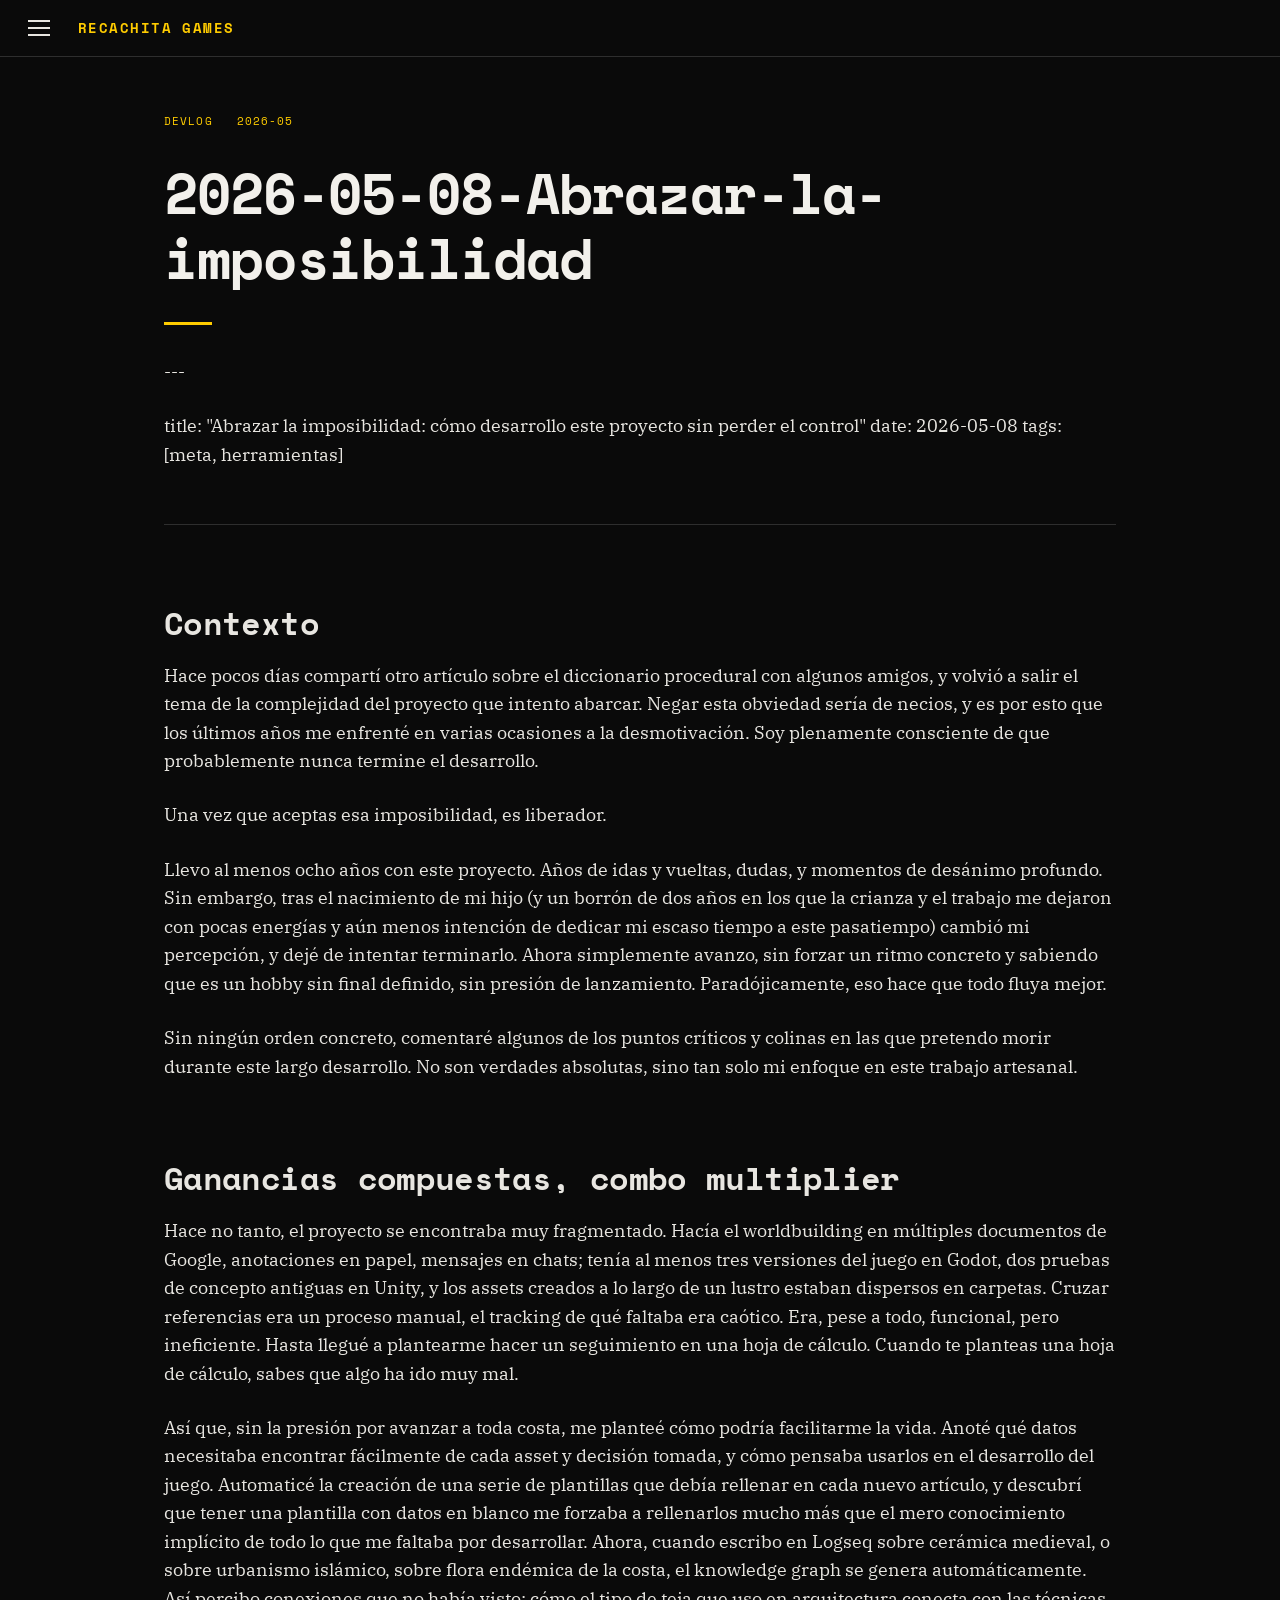
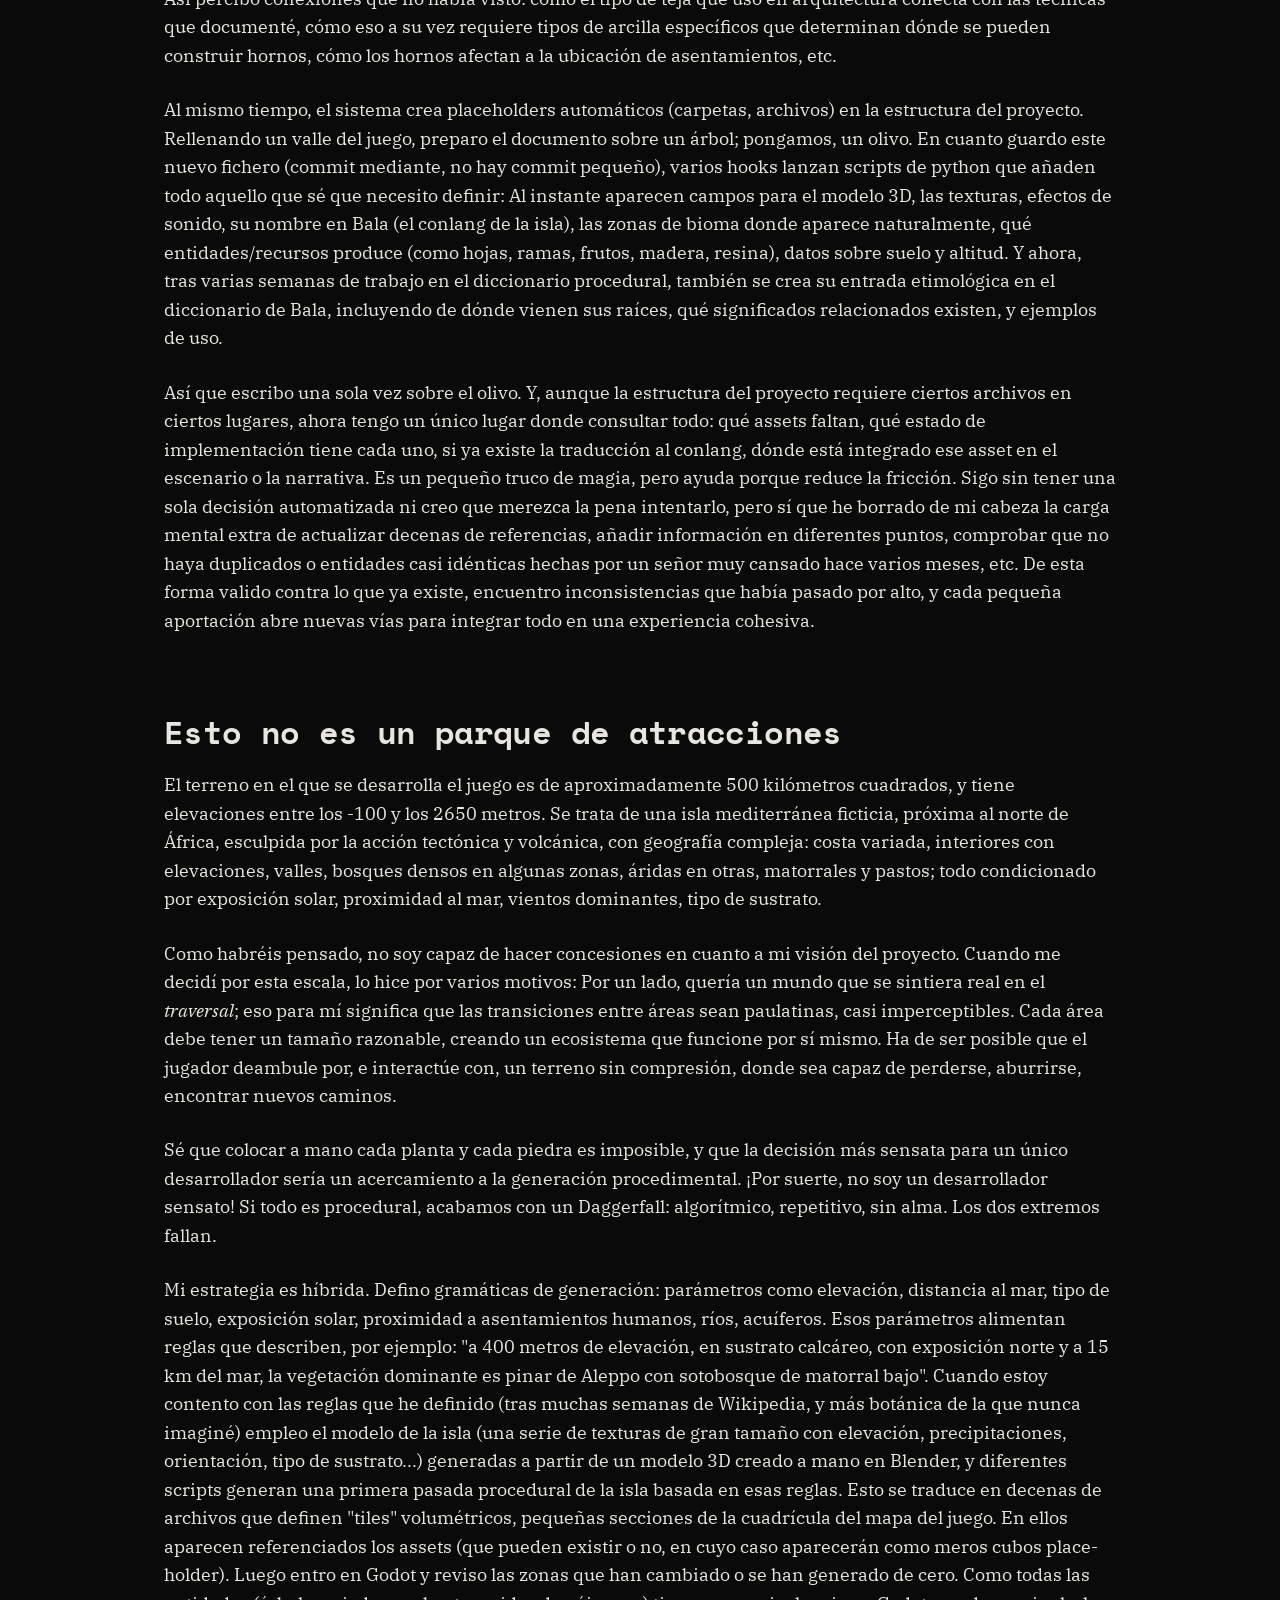
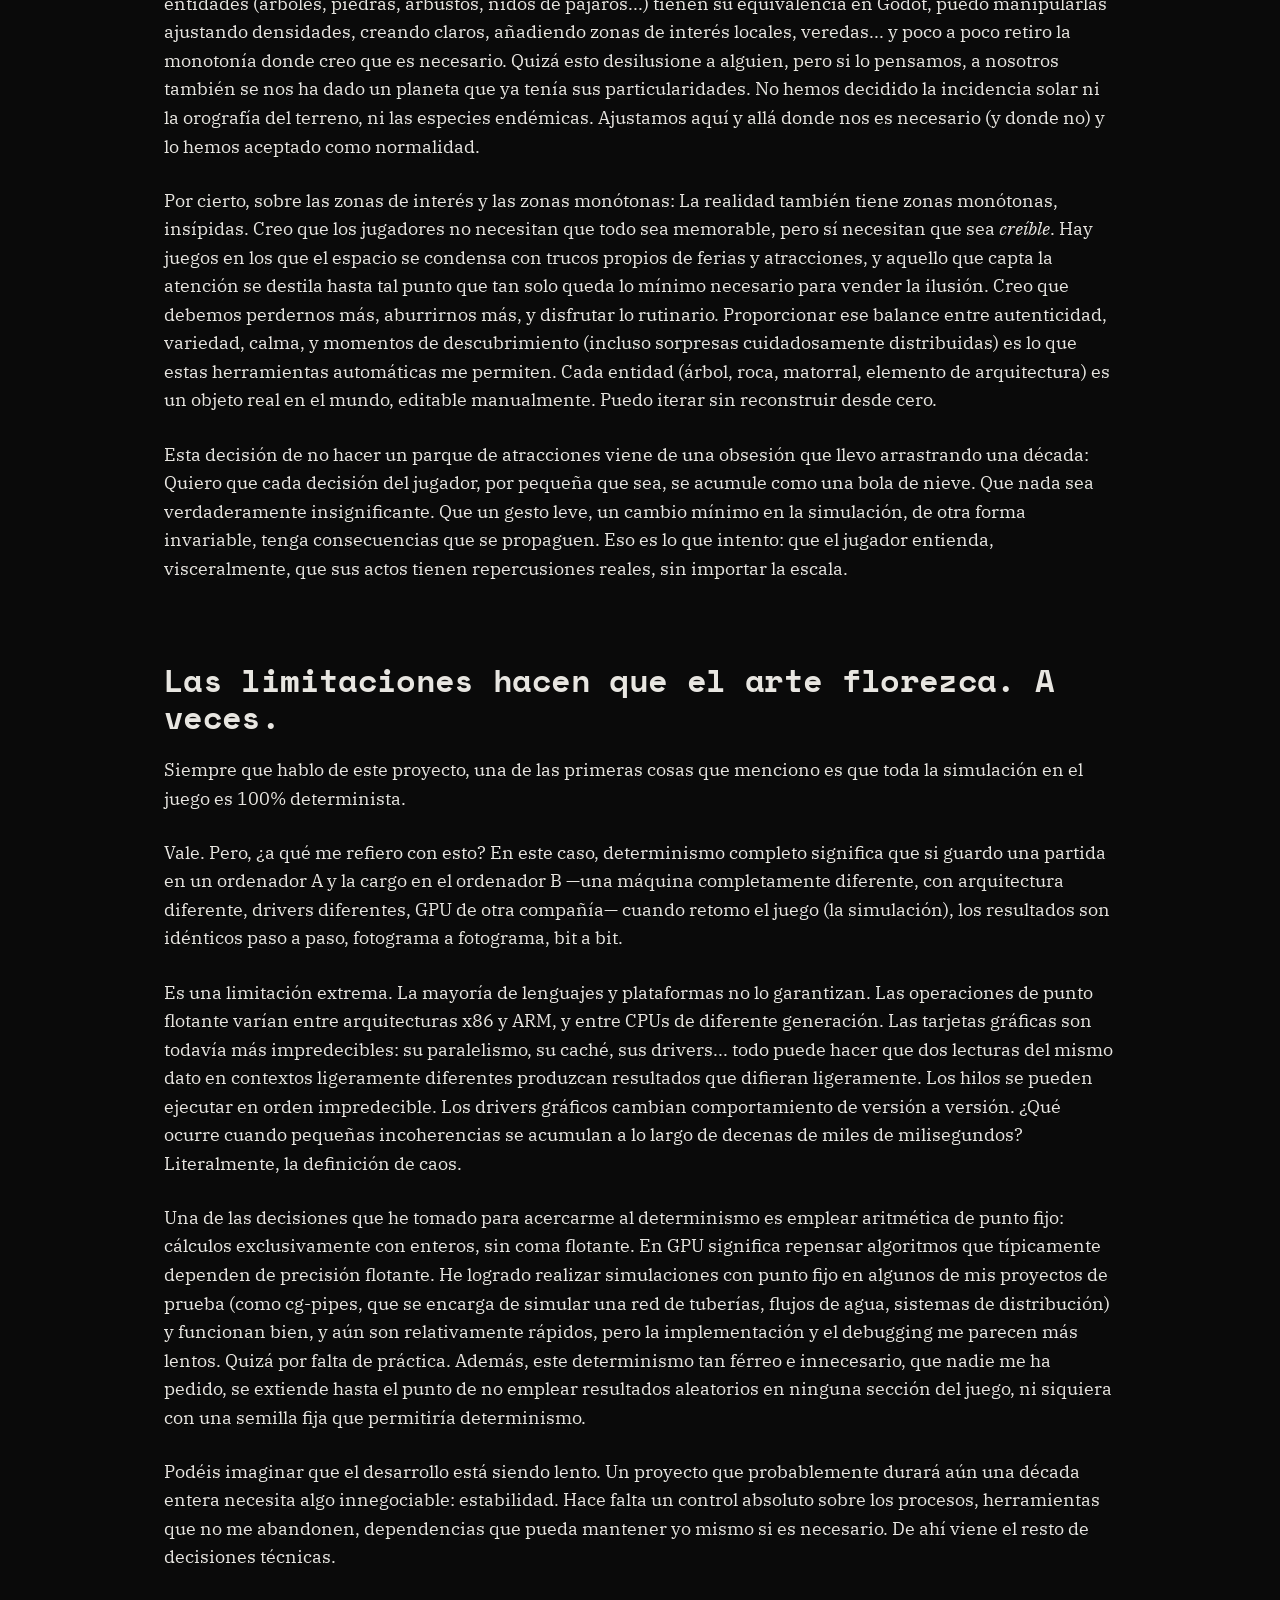
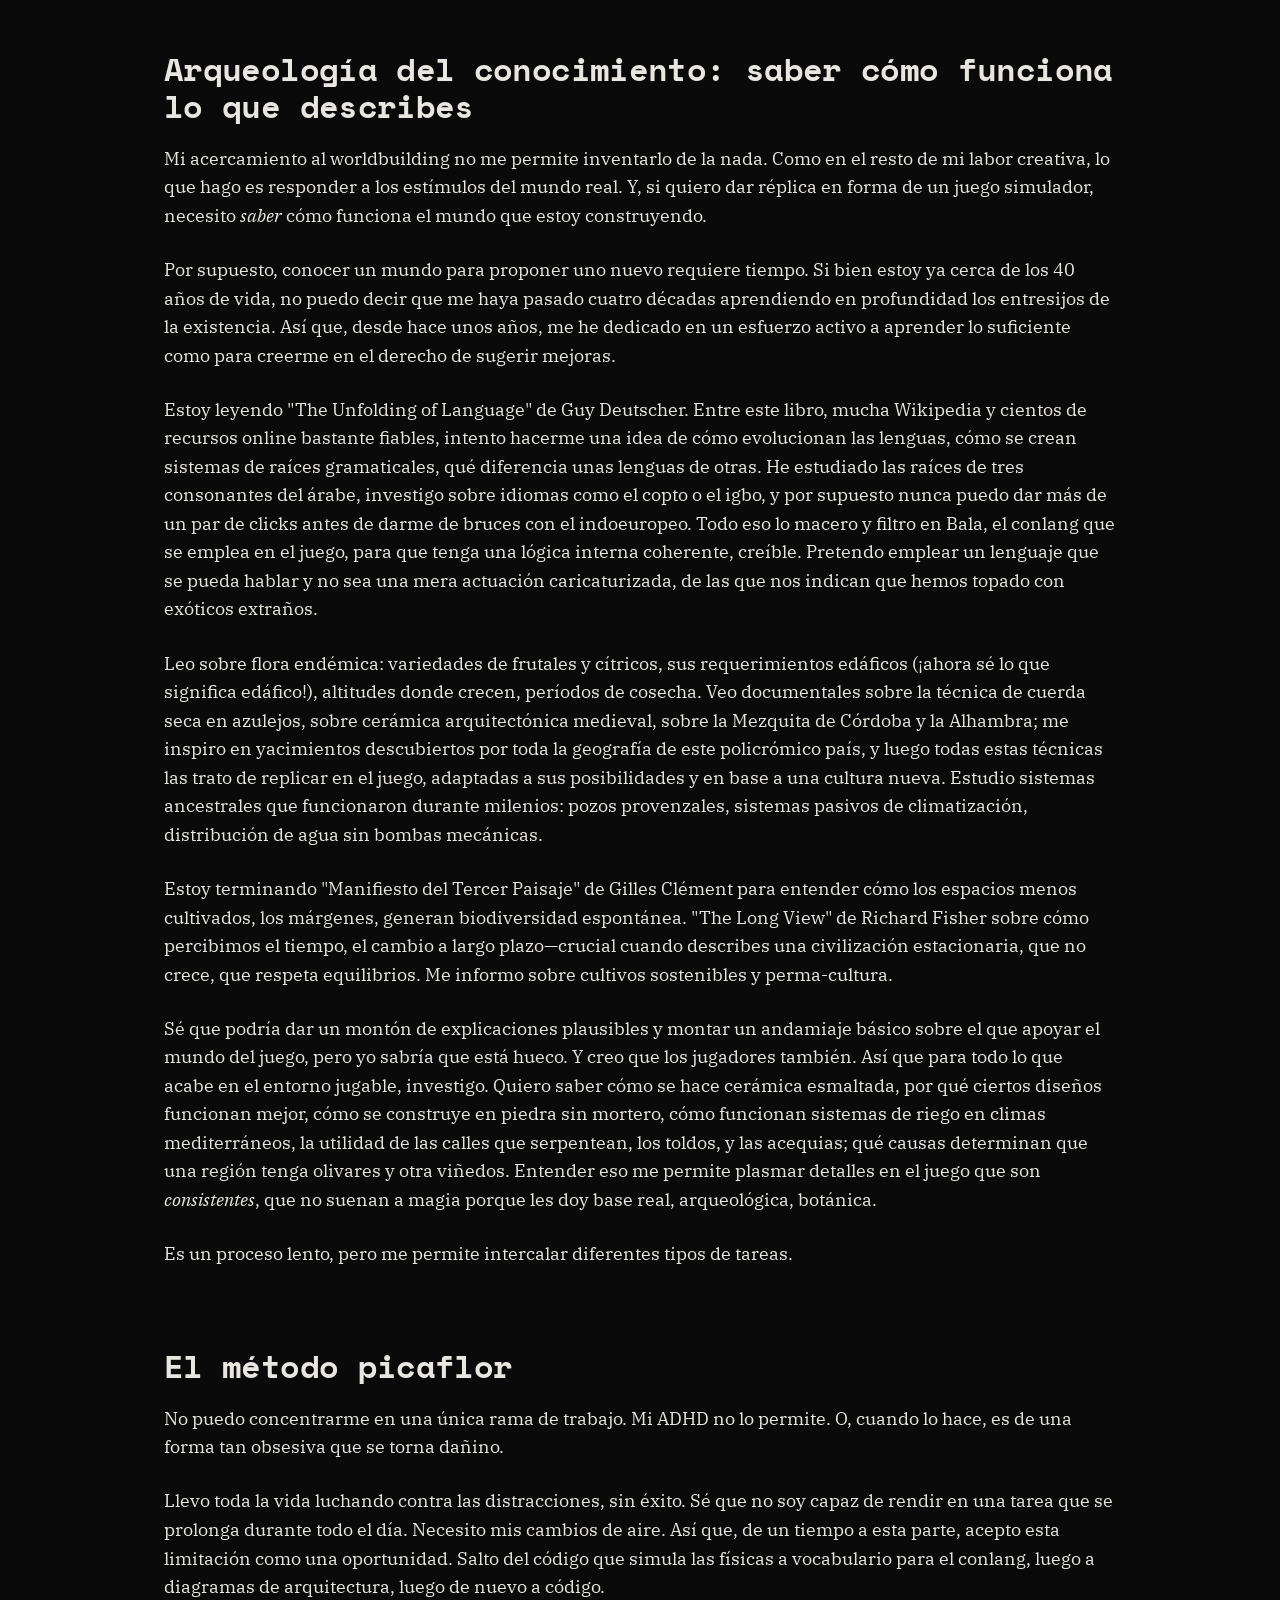
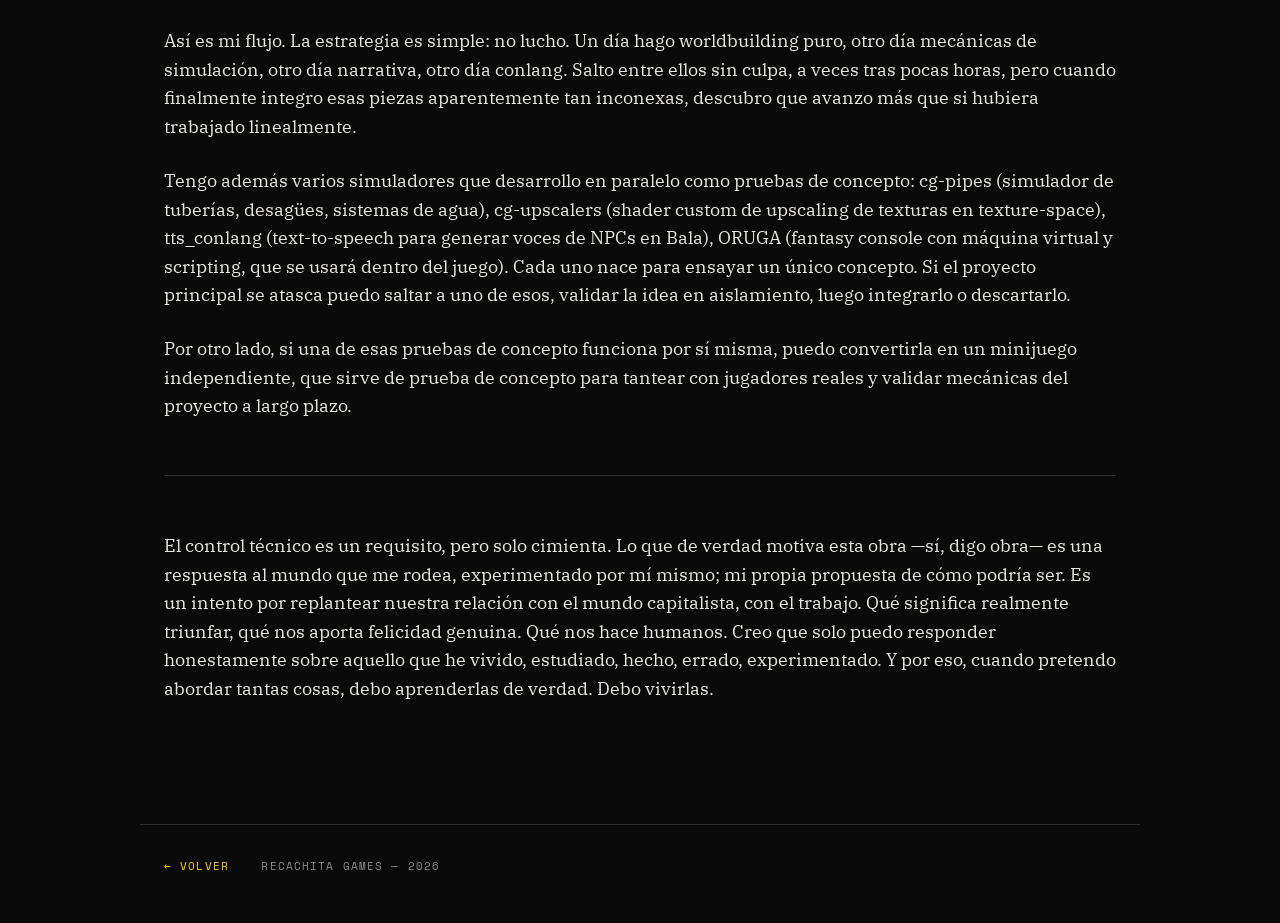
<file: content/journal/2026-05-08-Abrazar-la-imposibilidad.html>
<!DOCTYPE html>
<html lang="es">
<head>
  <meta charset="UTF-8" />
  <meta name="viewport" content="width=device-width, initial-scale=1.0" />
  <title>2026-05-08-Abrazar-la-imposibilidad - Recachita Games</title>

  <link rel="preconnect" href="https://fonts.googleapis.com" />
  <link rel="preconnect" href="https://fonts.gstatic.com" crossorigin />
  <link href="https://fonts.googleapis.com/css2?family=Space+Mono:ital,wght@0,400;0,700;1,400&family=IBM+Plex+Serif:ital,wght@0,400;0,600;1,400&display=swap" rel="stylesheet" />
  <link rel="stylesheet" href="../../style.css" />
  <link rel="icon" href="../../Recachita_Logo.jpg" type="image/jpeg">
  <link rel="apple-touch-icon" href="../../Recachita_Logo.jpg">
</head>
<body>

  <!-- SIDE PANEL -->
  <div class="panel-overlay" id="panel-overlay"></div>
  <nav class="side-panel" id="side-panel" aria-label="Navigation">
    <div class="panel-header">
      <span style="font-family:var(--font-display);font-size:0.75rem;color:var(--yellow);text-transform:uppercase;letter-spacing:0.1em;">Menu</span>
      <button class="panel-close" id="panel-close" aria-label="Close menu">✕</button>
    </div>

    <div class="panel-section">
      <div class="panel-section-label">Secciones</div>
      <div class="panel-nav">
        <a href="../../index.html">Inicio</a>
        <a href="../../about.html">Sobre nosotros</a>
      </div>
    </div>

    <div class="panel-section" id="toc-section">
      <div class="panel-section-label">This page</div>
      <div class="panel-toc" id="toc"></div>
    </div>
  </nav>

  <!-- HEADER -->
  <header class="site-header">
    <button class="burger-btn" id="burger-btn" aria-label="Open menu">
      <span></span><span></span><span></span>
    </button>
    <a href="../../index.html" class="site-title">Recachita Games</a>
  </header>

  <!-- MAIN -->
  <main class="site-wrapper">
    <div class="main-content">

      <div class="post-meta">
        <span id="post-section">DevLog</span>
        <span id="post-date">2026-05</span>
      </div>

      <h1 class="post-title">2026-05-08-Abrazar-la-imposibilidad</h1>
      <div class="post-divider"></div>

      <!-- Content -->
      <div id="md-content">
        <p>---</p>
<p>title: "Abrazar la imposibilidad: cómo desarrollo este proyecto sin perder el control"
date: 2026-05-08
tags: [meta, herramientas]</p>
<hr />
<h2>Contexto</h2>
<p>Hace pocos días compartí otro artículo sobre el diccionario procedural con algunos amigos, y volvió a salir el tema de la complejidad del proyecto que intento abarcar. Negar esta obviedad sería de necios, y es por esto que los últimos años me enfrenté en varias ocasiones a la desmotivación. Soy plenamente consciente de que probablemente nunca termine el desarrollo.</p>
<p>Una vez que aceptas esa imposibilidad, es liberador.</p>
<p>Llevo al menos ocho años con este proyecto. Años de idas y vueltas, dudas, y momentos de desánimo profundo. Sin embargo, tras el nacimiento de mi hijo (y un borrón de dos años en los que la crianza y el trabajo me dejaron con pocas energías y aún menos intención de dedicar mi escaso tiempo a este pasatiempo) cambió mi percepción, y dejé de intentar terminarlo. Ahora simplemente avanzo, sin forzar un ritmo concreto y sabiendo que es un hobby sin final definido, sin presión de lanzamiento. Paradójicamente, eso hace que todo fluya mejor.</p>
<p>Sin ningún orden concreto, comentaré algunos de los puntos críticos y colinas en las que pretendo morir durante este largo desarrollo. No son verdades absolutas, sino tan solo mi enfoque en este trabajo artesanal.</p>
<h2>Ganancias compuestas, combo multiplier</h2>
<p>Hace no tanto, el proyecto se encontraba muy fragmentado. Hacía el worldbuilding en múltiples documentos de Google, anotaciones en papel, mensajes en chats; tenía al menos tres versiones del juego en Godot, dos pruebas de concepto antiguas en Unity, y los assets creados a lo largo de un lustro estaban dispersos en carpetas. Cruzar referencias era un proceso manual, el tracking de qué faltaba era caótico. Era, pese a todo, funcional, pero ineficiente. Hasta llegué a plantearme hacer un seguimiento en una hoja de cálculo. Cuando te planteas una hoja de cálculo, sabes que algo ha ido muy mal.</p>
<p>Así que, sin la presión por avanzar a toda costa, me planteé cómo podría facilitarme la vida. Anoté qué datos necesitaba encontrar fácilmente de cada asset y decisión tomada, y cómo pensaba usarlos en el desarrollo del juego. Automaticé la creación de una serie de plantillas que debía rellenar en cada nuevo artículo, y descubrí que tener una plantilla con datos en blanco me forzaba a rellenarlos mucho más que el mero conocimiento implícito de todo lo que me faltaba por desarrollar. Ahora, cuando escribo en Logseq sobre cerámica medieval, o sobre urbanismo islámico, sobre flora endémica de la costa, el knowledge graph se genera automáticamente. Así percibo conexiones que no había visto: cómo el tipo de teja que uso en arquitectura conecta con las técnicas que documenté, cómo eso a su vez requiere tipos de arcilla específicos que determinan dónde se pueden construir hornos, cómo los hornos afectan a la ubicación de asentamientos, etc.</p>
<p>Al mismo tiempo, el sistema crea placeholders automáticos (carpetas, archivos) en la estructura del proyecto. Rellenando un valle del juego, preparo el documento sobre un árbol; pongamos, un olivo. En cuanto guardo este nuevo fichero (commit mediante, no hay commit pequeño), varios hooks lanzan scripts de python que añaden todo aquello que sé que necesito definir: Al instante aparecen campos para el modelo 3D, las texturas, efectos de sonido, su nombre en Bala (el conlang de la isla), las zonas de bioma donde aparece naturalmente, qué entidades/recursos produce (como hojas, ramas, frutos, madera, resina), datos sobre suelo y altitud. Y ahora, tras varias semanas de trabajo en el diccionario procedural, también se crea su entrada etimológica en el diccionario de Bala, incluyendo de dónde vienen sus raíces, qué significados relacionados existen, y ejemplos de uso.</p>
<p>Así que escribo una sola vez sobre el olivo. Y, aunque la estructura del proyecto requiere ciertos archivos en ciertos lugares, ahora tengo un único lugar donde consultar todo: qué assets faltan, qué estado de implementación tiene cada uno, si ya existe la traducción al conlang, dónde está integrado ese asset en el escenario o la narrativa. Es un pequeño truco de magia, pero ayuda porque reduce la fricción. Sigo sin tener una sola decisión automatizada ni creo que merezca la pena intentarlo, pero sí que he borrado de mi cabeza la carga mental extra de actualizar decenas de referencias, añadir información en diferentes puntos, comprobar que no haya duplicados o entidades casi idénticas hechas por un señor muy cansado hace varios meses, etc. De esta forma valido contra lo que ya existe, encuentro inconsistencias que había pasado por alto, y cada pequeña aportación abre nuevas vías para integrar todo en una experiencia cohesiva.</p>
<h2>Esto no es un parque de atracciones</h2>
<p>El terreno en el que se desarrolla el juego es de aproximadamente 500 kilómetros cuadrados, y tiene elevaciones entre los -100 y los 2650 metros. Se trata de una isla mediterránea ficticia, próxima al norte de África, esculpida por la acción tectónica y volcánica, con geografía compleja: costa variada, interiores con elevaciones, valles, bosques densos en algunas zonas, áridas en otras, matorrales y pastos; todo condicionado por exposición solar, proximidad al mar, vientos dominantes, tipo de sustrato.</p>
<p>Como habréis pensado, no soy capaz de hacer concesiones en cuanto a mi visión del proyecto. Cuando me decidí por esta escala, lo hice por varios motivos:
Por un lado, quería un mundo que se sintiera real en el <em>traversal</em>; eso para mí significa que las transiciones entre áreas sean paulatinas, casi imperceptibles. Cada área debe tener un tamaño razonable, creando un ecosistema que funcione por sí mismo. Ha de ser posible que el jugador deambule por, e interactúe con, un terreno sin compresión, donde sea capaz de perderse, aburrirse, encontrar nuevos caminos.</p>
<p>Sé que colocar a mano cada planta y cada piedra es imposible, y que la decisión más sensata para un único desarrollador sería un acercamiento a la generación procedimental. ¡Por suerte, no soy un desarrollador sensato! Si todo es procedural, acabamos con un Daggerfall: algorítmico, repetitivo, sin alma. Los dos extremos fallan. </p>
<p>Mi estrategia es híbrida. Defino gramáticas de generación: parámetros como elevación, distancia al mar, tipo de suelo, exposición solar, proximidad a asentamientos humanos, ríos, acuíferos. Esos parámetros alimentan reglas que describen, por ejemplo: "a 400 metros de elevación, en sustrato calcáreo, con exposición norte y a 15 km del mar, la vegetación dominante es pinar de Aleppo con sotobosque de matorral bajo". Cuando estoy contento con las reglas que he definido (tras muchas semanas de Wikipedia, y más botánica de la que nunca imaginé) empleo el modelo de la isla (una serie de texturas de gran tamaño con elevación, precipitaciones, orientación, tipo de sustrato...) generadas a partir de un modelo 3D creado a mano en Blender, y diferentes scripts generan una primera pasada procedural de la isla basada en esas reglas. Esto se traduce en decenas de archivos que definen "tiles" volumétricos, pequeñas secciones de la cuadrícula del mapa del juego. En ellos aparecen referenciados los assets (que pueden existir o no, en cuyo caso aparecerán como meros cubos place-holder). Luego entro en Godot y reviso las zonas que han cambiado o se han generado de cero. Como todas las entidades (árboles, piedras, arbustos, nidos de pájaros...) tienen su equivalencia en Godot, puedo manipularlas ajustando densidades, creando claros, añadiendo zonas de interés locales, veredas... y poco a poco retiro la monotonía donde creo que es necesario. Quizá esto desilusione a alguien, pero si lo pensamos, a nosotros también se nos ha dado un planeta que ya tenía sus particularidades. No hemos decidido la incidencia solar ni la orografía del terreno, ni las especies endémicas. Ajustamos aquí y allá donde nos es necesario (y donde no) y lo hemos aceptado como normalidad.</p>
<p>Por cierto, sobre las zonas de interés y las zonas monótonas: La realidad también tiene zonas monótonas, insípidas. Creo que los jugadores no necesitan que todo sea memorable, pero sí necesitan que sea <em>creíble</em>. Hay juegos en los que el espacio se condensa con trucos propios de ferias y atracciones, y aquello que capta la atención se destila hasta tal punto que tan solo queda lo mínimo necesario para vender la ilusión. Creo que debemos perdernos más, aburrirnos más, y disfrutar lo rutinario. Proporcionar ese balance entre autenticidad, variedad, calma, y momentos de descubrimiento (incluso sorpresas cuidadosamente distribuidas) es lo que estas herramientas automáticas me permiten. Cada entidad (árbol, roca, matorral, elemento de arquitectura) es un objeto real en el mundo, editable manualmente. Puedo iterar sin reconstruir desde cero.</p>
<p>Esta decisión de no hacer un parque de atracciones viene de una obsesión que llevo arrastrando una década: Quiero que cada decisión del jugador, por pequeña que sea, se acumule como una bola de nieve. Que nada sea verdaderamente insignificante. Que un gesto leve, un cambio mínimo en la simulación, de otra forma invariable, tenga consecuencias que se propaguen. Eso es lo que intento: que el jugador entienda, visceralmente, que sus actos tienen repercusiones reales, sin importar la escala.</p>
<h2>Las limitaciones hacen que el arte florezca. A veces.</h2>
<p>Siempre que hablo de este proyecto, una de las primeras cosas que menciono es que toda la simulación en el juego es 100% determinista.</p>
<p>Vale. Pero, ¿a qué me refiero con esto? En este caso, determinismo completo significa que si guardo una partida en un ordenador A y la cargo en el ordenador B —una máquina completamente diferente, con arquitectura diferente, drivers diferentes, GPU de otra compañía— cuando retomo el juego (la simulación), los resultados son idénticos paso a paso, fotograma a fotograma, bit a bit.</p>
<p>Es una limitación extrema. La mayoría de lenguajes y plataformas no lo garantizan. Las operaciones de punto flotante varían entre arquitecturas x86 y ARM, y entre CPUs de diferente generación. Las tarjetas gráficas son todavía más impredecibles: su paralelismo, su caché, sus drivers... todo puede hacer que dos lecturas del mismo dato en contextos ligeramente diferentes produzcan resultados que difieran ligeramente. Los hilos se pueden ejecutar en orden impredecible. Los drivers gráficos cambian comportamiento de versión a versión. ¿Qué ocurre cuando pequeñas incoherencias se acumulan a lo largo de decenas de miles de milisegundos? Literalmente, la definición de caos.</p>
<p>Una de las decisiones que he tomado para acercarme al determinismo es emplear aritmética de punto fijo: cálculos exclusivamente con enteros, sin coma flotante. En GPU significa repensar algoritmos que típicamente dependen de precisión flotante. He logrado realizar simulaciones con punto fijo en algunos de mis proyectos de prueba (como cg-pipes, que se encarga de simular una red de tuberías, flujos de agua, sistemas de distribución) y funcionan bien, y aún son relativamente rápidos, pero la implementación y el debugging me parecen más lentos. Quizá por falta de práctica.
Además, este determinismo tan férreo e innecesario, que nadie me ha pedido, se extiende hasta el punto de no emplear resultados aleatorios en ninguna sección del juego, ni siquiera con una semilla fija que permitiría determinismo.</p>
<p>Podéis imaginar que el desarrollo está siendo lento. Un proyecto que probablemente durará aún una década entera necesita algo innegociable: estabilidad. Hace falta un control absoluto sobre los procesos, herramientas que no me abandonen, dependencias que pueda mantener yo mismo si es necesario. De ahí viene el resto de decisiones técnicas.</p>
<h2>Arqueología del conocimiento: saber cómo funciona lo que describes</h2>
<p>Mi acercamiento al worldbuilding no me permite inventarlo de la nada. Como en el resto de mi labor creativa, lo que hago es responder a los estímulos del mundo real. Y, si quiero dar réplica en forma de un juego simulador, necesito <em>saber</em> cómo funciona el mundo que estoy construyendo.</p>
<p>Por supuesto, conocer un mundo para proponer uno nuevo requiere tiempo. Si bien estoy ya cerca de los 40 años de vida, no puedo decir que me haya pasado cuatro décadas aprendiendo en profundidad los entresijos de la existencia. Así que, desde hace unos años, me he dedicado en un esfuerzo activo a aprender lo suficiente como para creerme en el derecho de sugerir mejoras.</p>
<p>Estoy leyendo "The Unfolding of Language" de Guy Deutscher. Entre este libro, mucha Wikipedia y cientos de recursos online bastante fiables, intento hacerme una idea de cómo evolucionan las lenguas, cómo se crean sistemas de raíces gramaticales, qué diferencia unas lenguas de otras. He estudiado las raíces de tres consonantes del árabe, investigo sobre idiomas como el copto o el igbo, y por supuesto nunca puedo dar más de un par de clicks antes de darme de bruces con el indoeuropeo. Todo eso lo macero y filtro en Bala, el conlang que se emplea en el juego, para que tenga una lógica interna coherente, creíble. Pretendo emplear un lenguaje que se pueda hablar y no sea una mera actuación caricaturizada, de las que nos indican que hemos topado con exóticos extraños.</p>
<p>Leo sobre flora endémica: variedades de frutales y cítricos, sus requerimientos edáficos (¡ahora sé lo que significa edáfico!), altitudes donde crecen, períodos de cosecha. Veo documentales sobre la técnica de cuerda seca en azulejos, sobre cerámica arquitectónica medieval, sobre la Mezquita de Córdoba y la Alhambra; me inspiro en yacimientos descubiertos por toda la geografía de este policrómico país, y luego todas estas técnicas las trato de replicar en el juego, adaptadas a sus posibilidades y en base a una cultura nueva. Estudio sistemas ancestrales que funcionaron durante milenios: pozos provenzales, sistemas pasivos de climatización, distribución de agua sin bombas mecánicas.</p>
<p>Estoy terminando "Manifiesto del Tercer Paisaje" de Gilles Clément para entender cómo los espacios menos cultivados, los márgenes, generan biodiversidad espontánea. "The Long View" de Richard Fisher sobre cómo percibimos el tiempo, el cambio a largo plazo—crucial cuando describes una civilización estacionaria, que no crece, que respeta equilibrios. Me informo sobre cultivos sostenibles y perma-cultura.</p>
<p>Sé que podría dar un montón de explicaciones plausibles y montar un andamiaje básico sobre el que apoyar el mundo del juego, pero yo sabría que está hueco. Y creo que los jugadores también. Así que para todo lo que acabe en el entorno jugable, investigo. Quiero saber cómo se hace cerámica esmaltada, por qué ciertos diseños funcionan mejor, cómo se construye en piedra sin mortero, cómo funcionan sistemas de riego en climas mediterráneos, la utilidad de las calles que serpentean, los toldos, y las acequias; qué causas determinan que una región tenga olivares y otra viñedos. Entender eso me permite plasmar detalles en el juego que son <em>consistentes</em>, que no suenan a magia porque les doy base real, arqueológica, botánica.</p>
<p>Es un proceso lento, pero me permite intercalar diferentes tipos de tareas.</p>
<h2>El método picaflor</h2>
<p>No puedo concentrarme en una única rama de trabajo. Mi ADHD no lo permite. O, cuando lo hace, es de una forma tan obsesiva que se torna dañino.</p>
<p>Llevo toda la vida luchando contra las distracciones, sin éxito. Sé que no soy capaz de rendir en una tarea que se prolonga durante todo el día. Necesito mis cambios de aire. Así que, de un tiempo a esta parte, acepto esta limitación como una oportunidad. Salto del código que simula las físicas a vocabulario para el conlang, luego a diagramas de arquitectura, luego de nuevo a código.</p>
<p>Así es mi flujo. La estrategia es simple: no lucho. Un día hago worldbuilding puro, otro día mecánicas de simulación, otro día narrativa, otro día conlang. Salto entre ellos sin culpa, a veces tras pocas horas, pero cuando finalmente integro esas piezas aparentemente tan inconexas, descubro que avanzo más que si hubiera trabajado linealmente.</p>
<p>Tengo además varios simuladores que desarrollo en paralelo como pruebas de concepto: cg-pipes (simulador de tuberías, desagües, sistemas de agua), cg-upscalers (shader custom de upscaling de texturas en texture-space), tts_conlang (text-to-speech para generar voces de NPCs en Bala), ORUGA (fantasy console con máquina virtual y scripting, que se usará dentro del juego). Cada uno nace para ensayar un único concepto. Si el proyecto principal se atasca puedo saltar a uno de esos, validar la idea en aislamiento, luego integrarlo o descartarlo.</p>
<p>Por otro lado, si una de esas pruebas de concepto funciona por sí misma, puedo convertirla en un minijuego independiente, que sirve de prueba de concepto para tantear con jugadores reales y validar mecánicas del proyecto a largo plazo.</p>
<hr />
<p>El control técnico es un requisito, pero solo cimienta. Lo que de verdad motiva esta obra —sí, digo obra— es una respuesta al mundo que me rodea, experimentado por mí mismo; mi propia propuesta de cómo podría ser. Es un intento por replantear nuestra relación con el mundo capitalista, con el trabajo. Qué significa realmente triunfar, qué nos aporta felicidad genuina. Qué nos hace humanos. Creo que solo puedo responder honestamente sobre aquello que he vivido, estudiado, hecho, errado, experimentado. Y por eso, cuando pretendo abordar tantas cosas, debo aprenderlas de verdad. Debo vivirlas.</p>
      </div>

    </div>

    <footer class="site-footer">
      <a href="../../index.html">← Volver</a> &nbsp;&nbsp; Recachita Games &mdash; <span id="year"></span>
    </footer>
  </main>

  <script>
    // Build TOC from headings
    function buildTOC() {
      const contentEl = document.getElementById('md-content');
      const tocEl = document.getElementById('toc');
      if (!tocEl || !contentEl) return;

      const headings = contentEl.querySelectorAll('h2, h3, h4');
      const tocSection = document.getElementById('toc-section');

      if (headings.length === 0) {
        if (tocSection) tocSection.style.display = 'none';
        return;
      }
      if (tocSection) tocSection.style.display = '';

      const seen = {};
      headings.forEach((h, i) => {
        if (!h.id) {
          let slug = slugify(h.textContent);
          if (seen[slug]) slug += '-' + i;
          seen[slug] = true;
          h.id = slug;
        }
        const a = document.createElement('a');
        a.href = '#' + h.id;
        a.textContent = h.textContent;
        a.className = 'toc-' + h.tagName.toLowerCase();
        tocEl.appendChild(a);
      });
    }

    function slugify(text) {
      const map = { a:'áàäâãå', e:'éèëê', i:'íìïî', o:'óòöôõø', u:'úùüû', n:'ñ', c:'ç' };
      let s = text.trim().toLowerCase();
      for (const [base, chars] of Object.entries(map)) {
        s = s.replace(new RegExp('[' + chars + ']', 'g'), base);
      }
      return s.replace(/[^a-z0-9]+/g, '-').replace(/^-|-$/g, '').slice(0, 60) || 'section';
    }

    // Burger menu
    const burgerBtn = document.getElementById('burger-btn');
    const sidePanel = document.getElementById('side-panel');
    const overlay = document.getElementById('panel-overlay');
    const panelClose = document.getElementById('panel-close');

    function openPanel() {
      sidePanel.classList.add('open');
      overlay.classList.add('open');
      burgerBtn.classList.add('open');
    }

    function closePanel() {
      sidePanel.classList.remove('open');
      overlay.classList.remove('open');
      burgerBtn.classList.remove('open');
    }

    burgerBtn?.addEventListener('click', () =>
      sidePanel.classList.contains('open') ? closePanel() : openPanel()
    );
    overlay?.addEventListener('click', closePanel);
    panelClose?.addEventListener('click', closePanel);

    buildTOC();
    document.getElementById('year').textContent = new Date().getFullYear();
  </script>
</body>
</html>
</file>
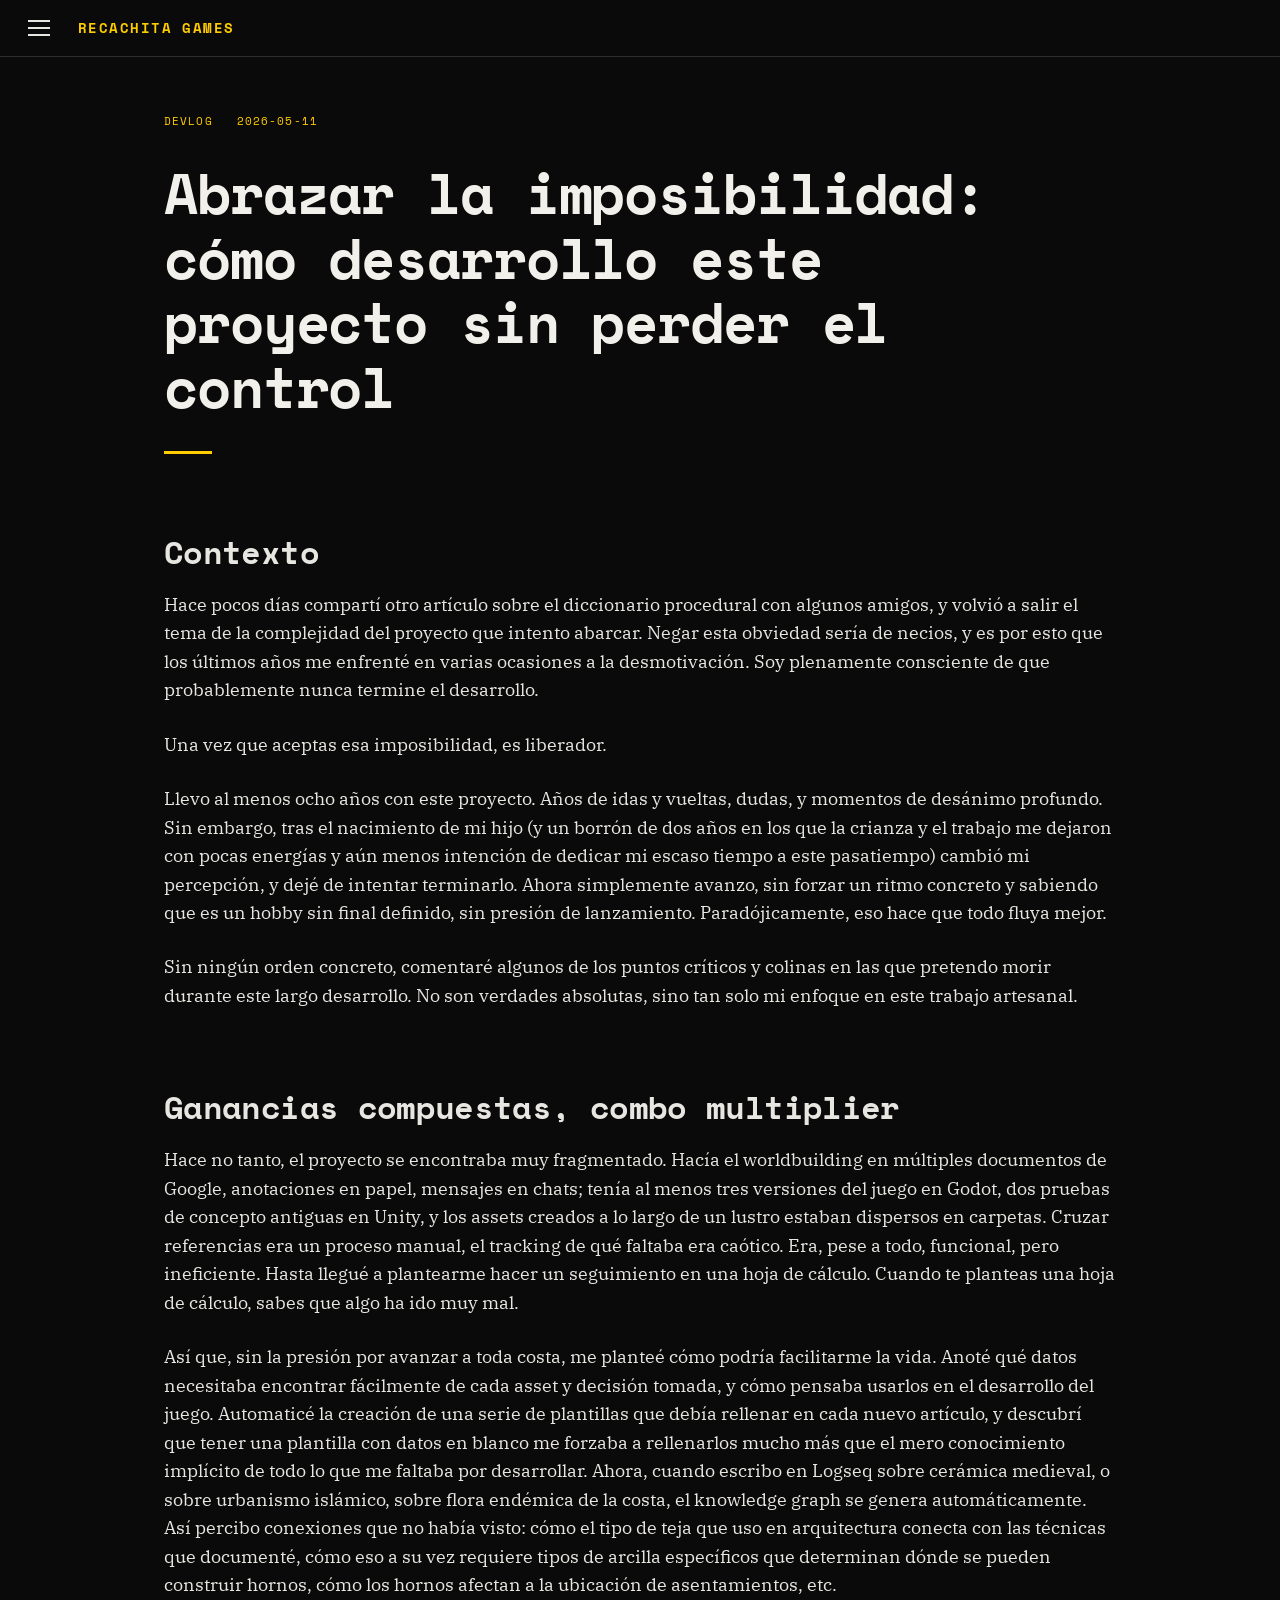
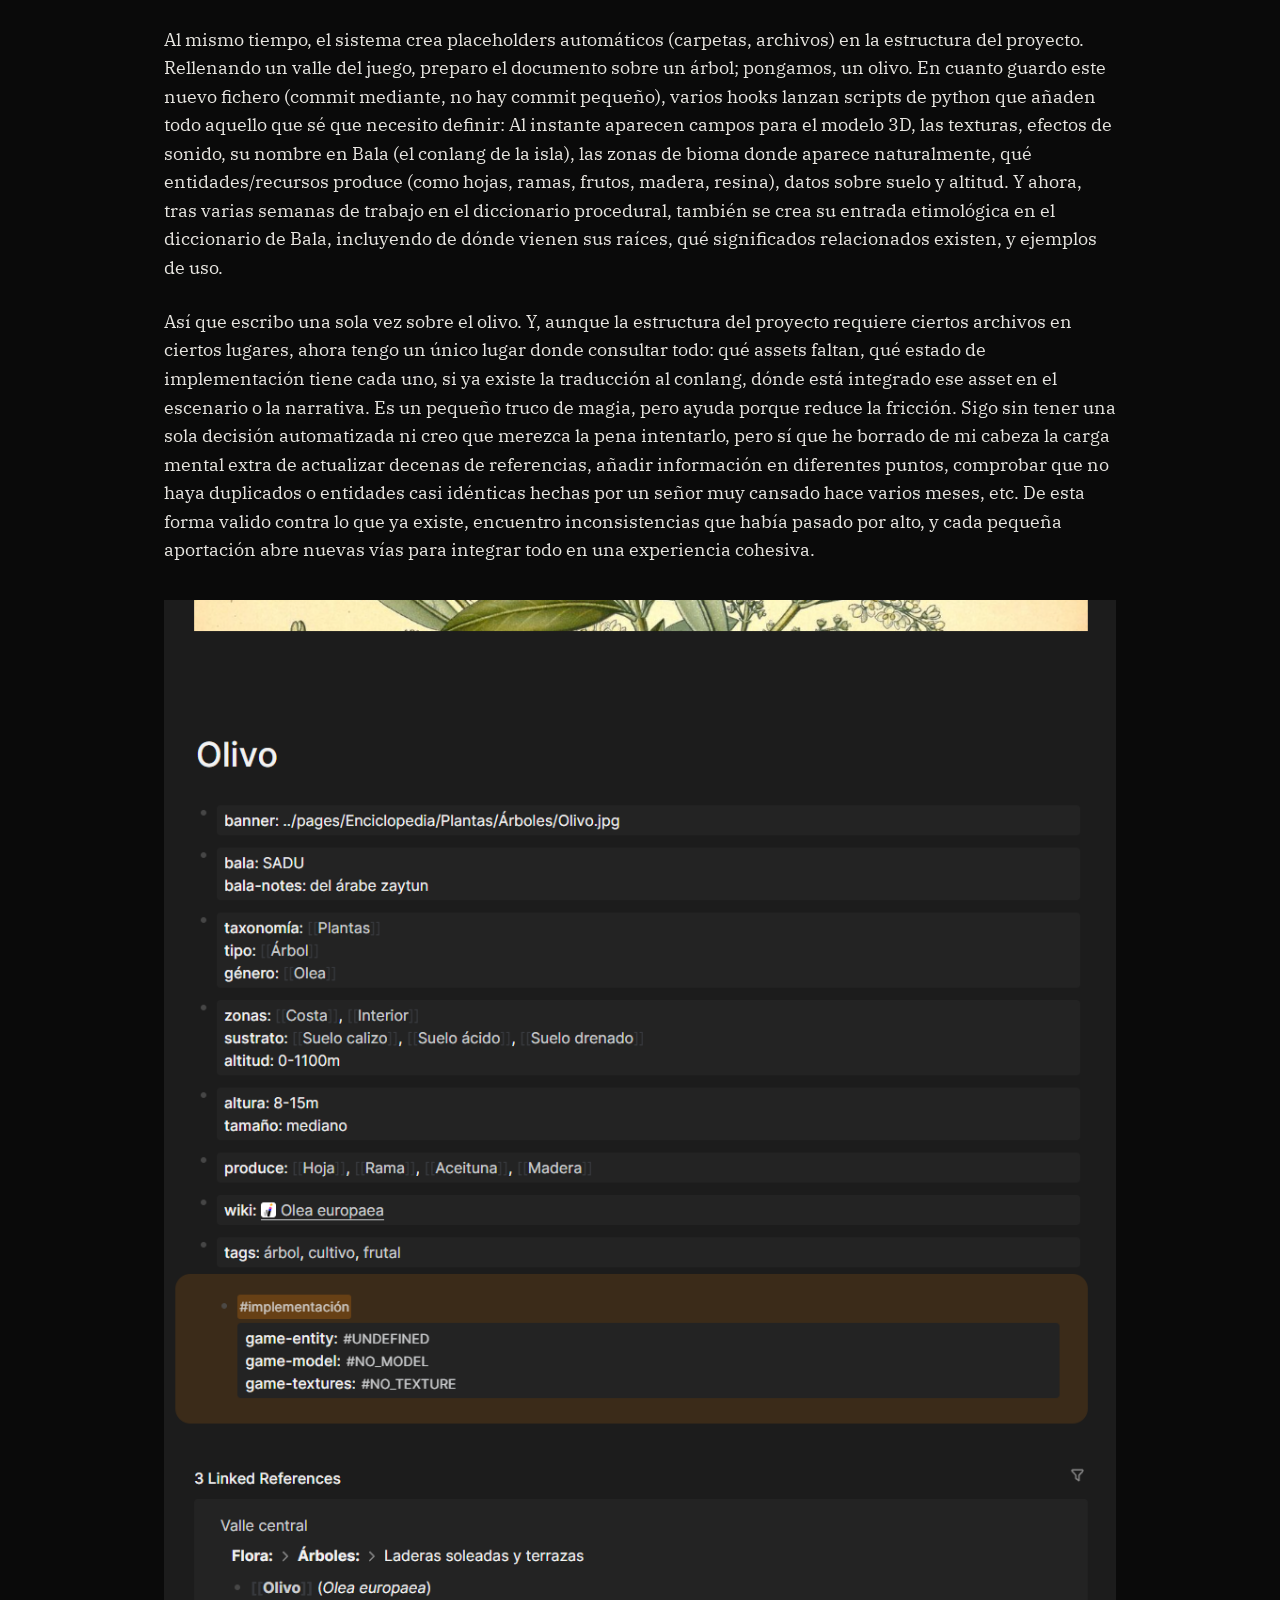
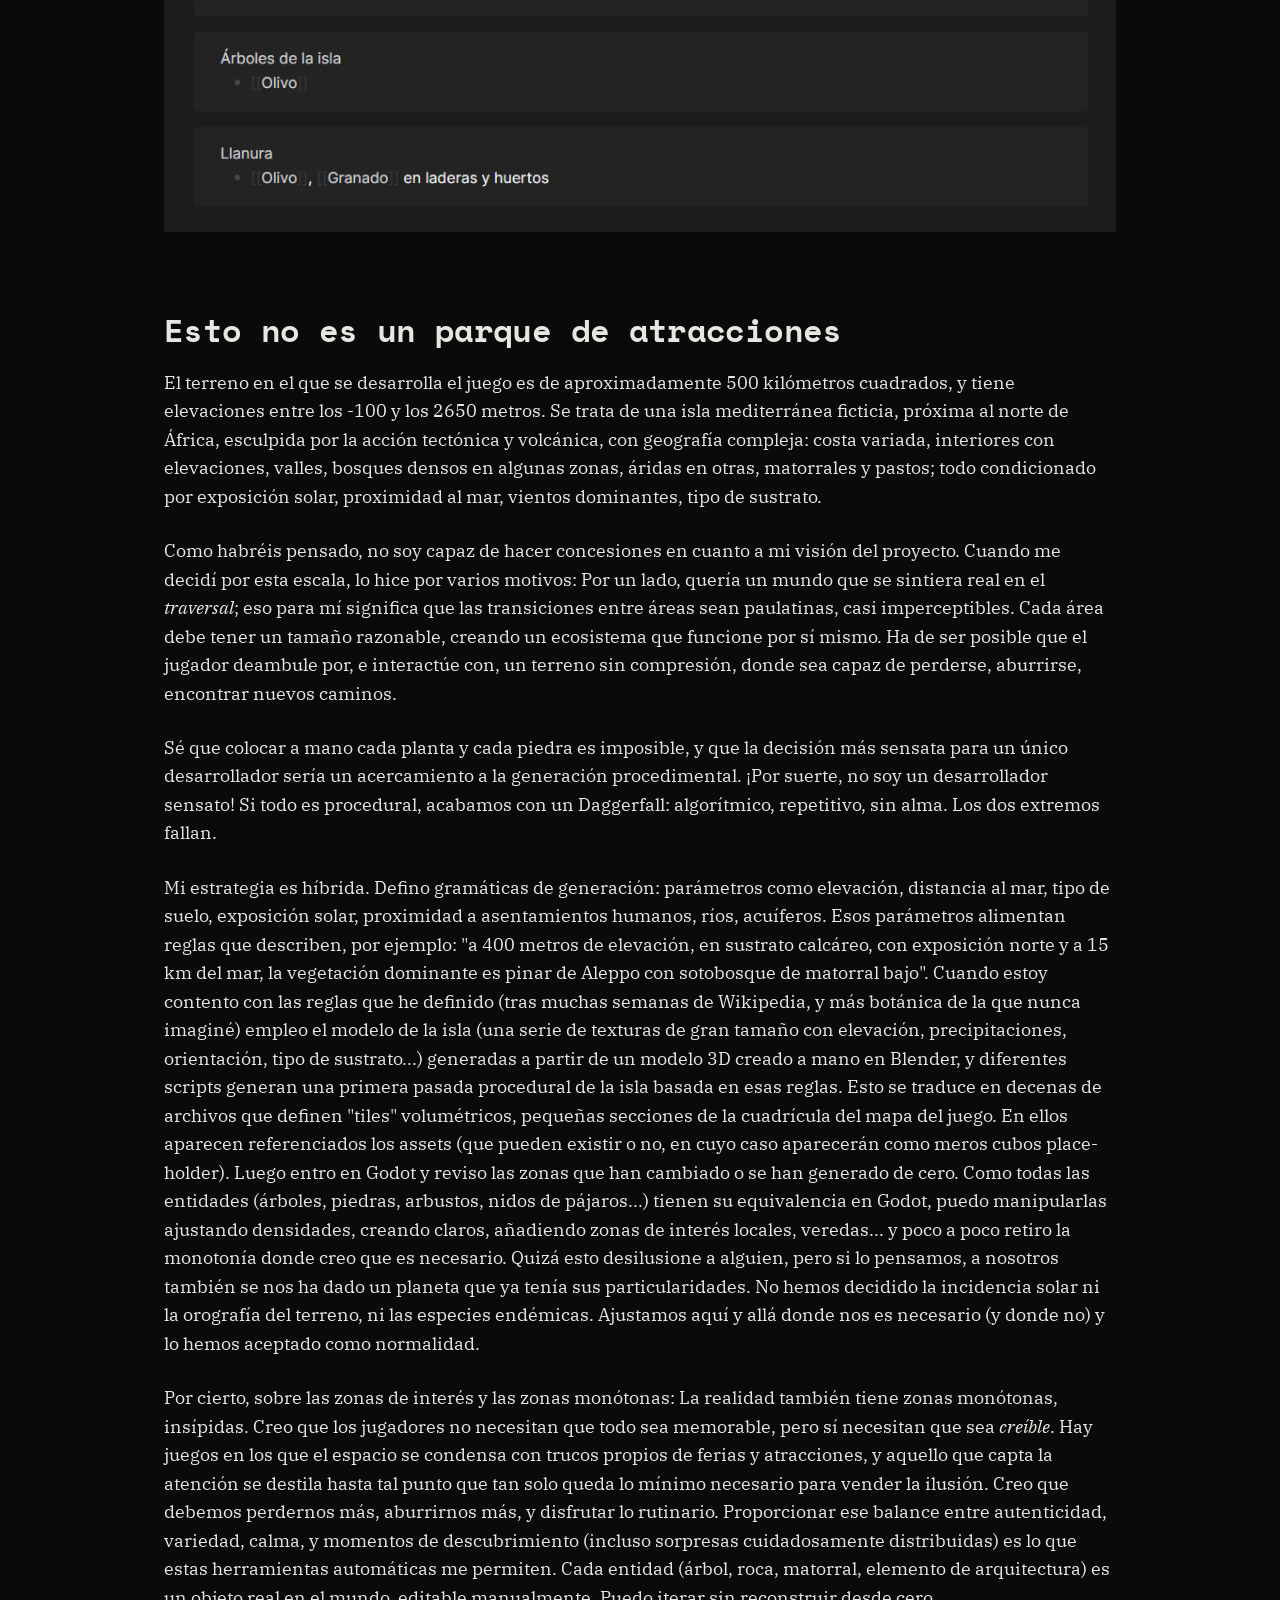
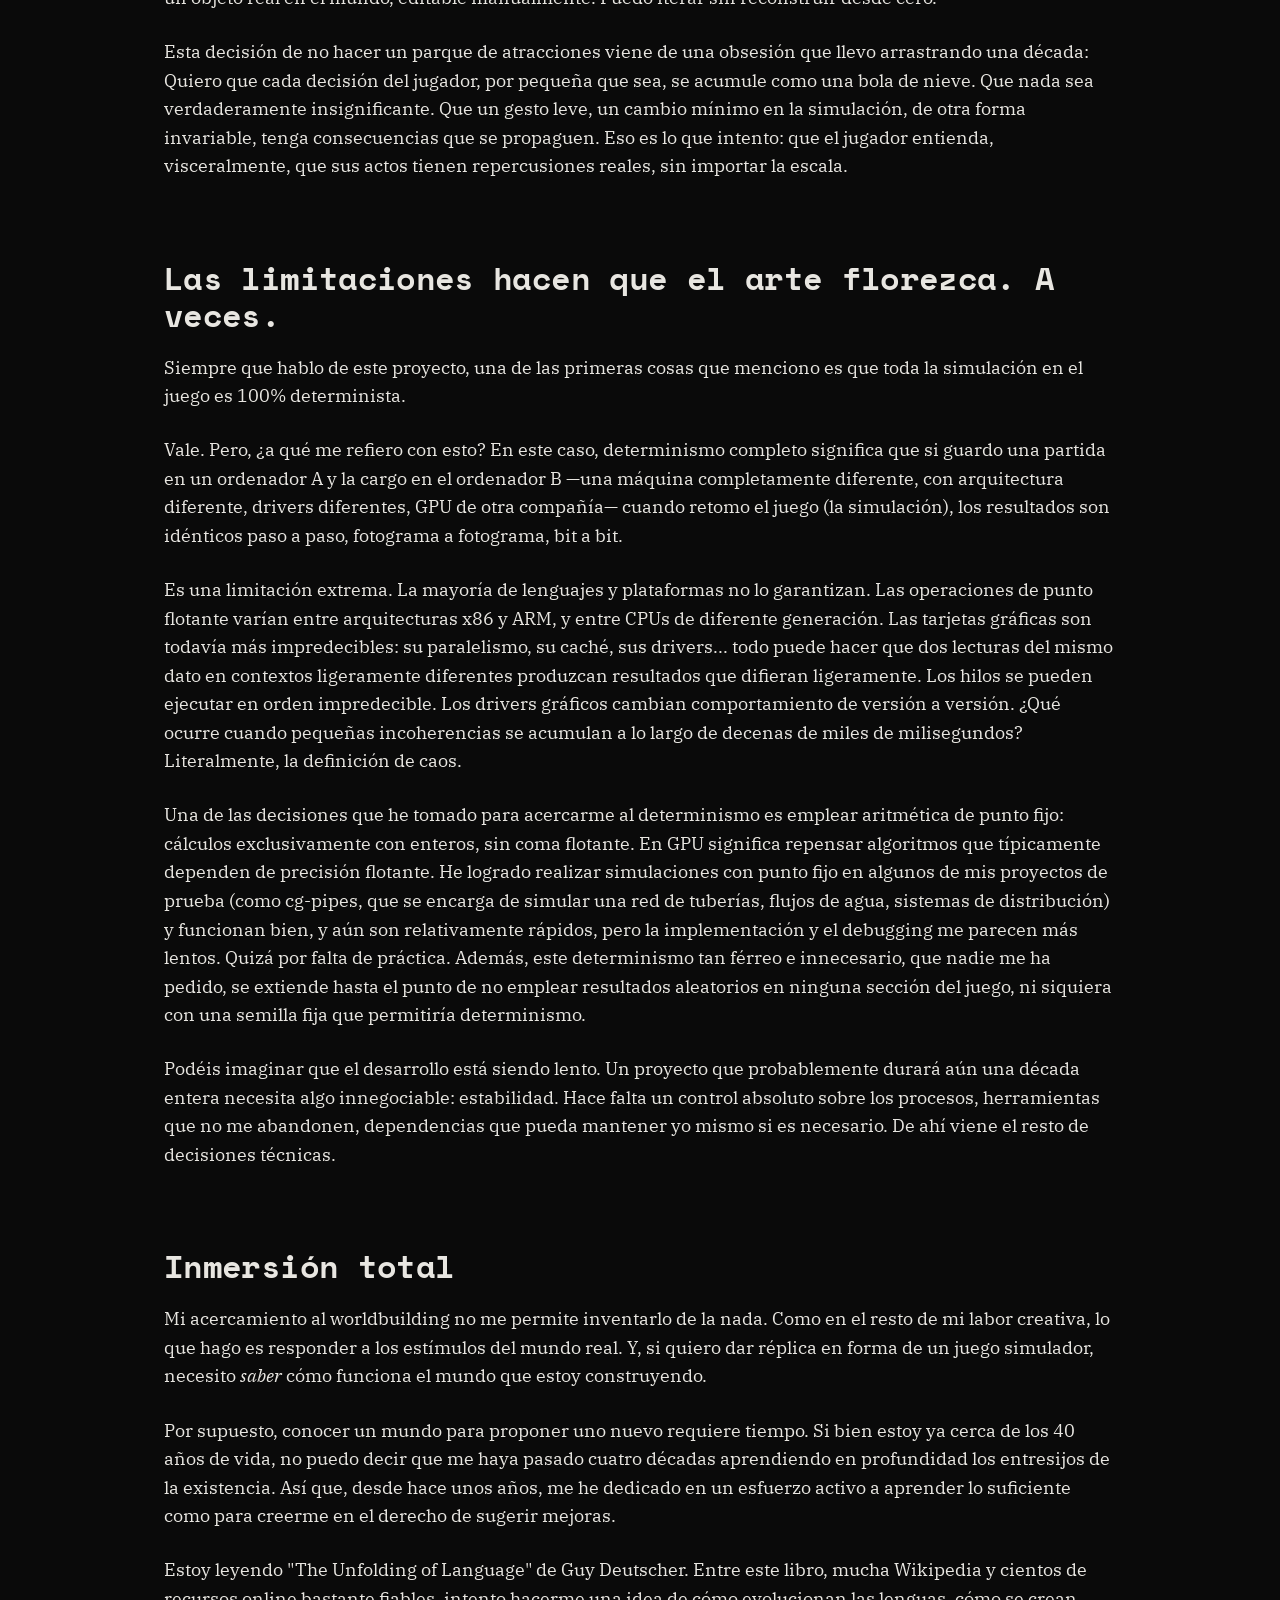
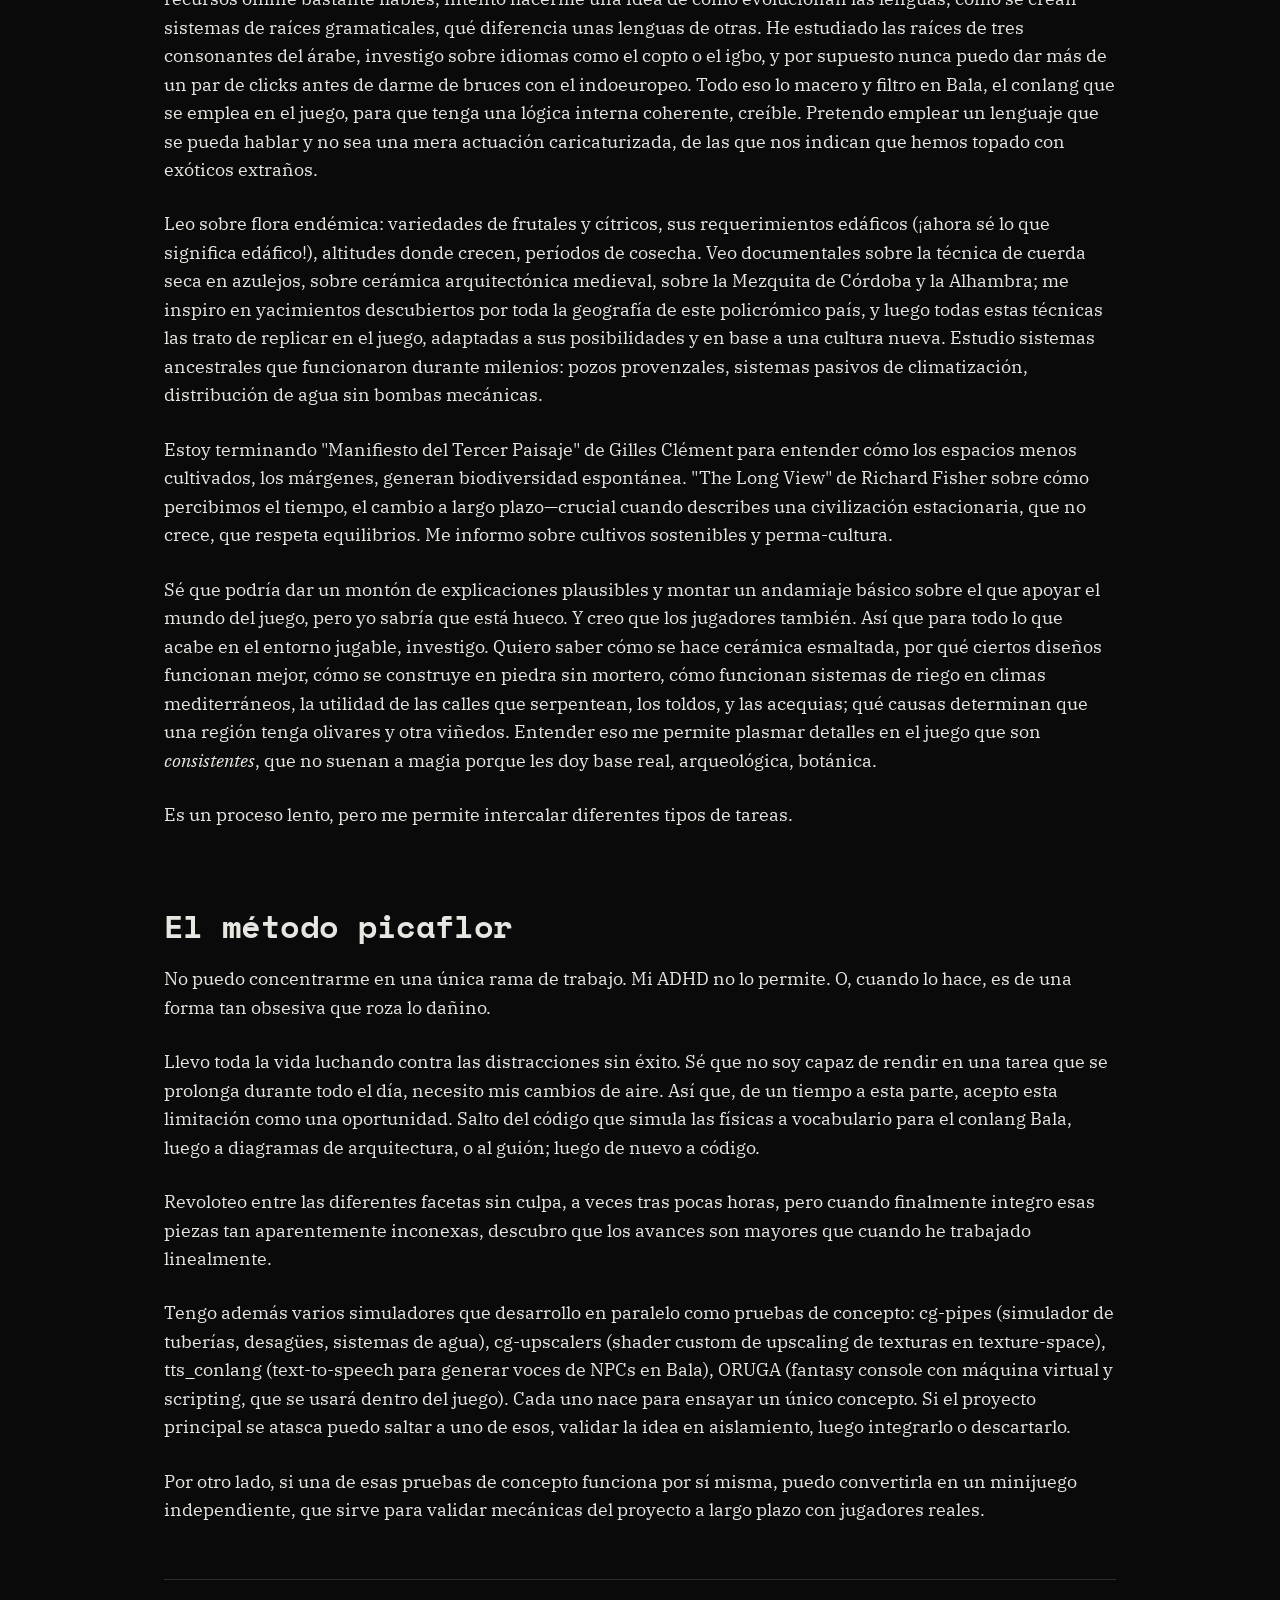
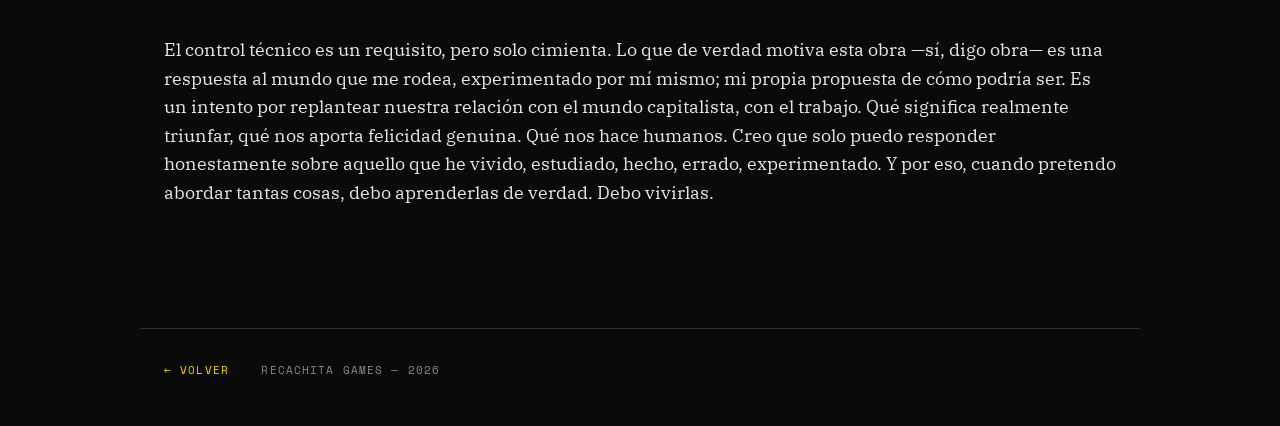
<file: content/journal/2026-05-11-Abrazar-la-imposibilidad.html>
<!DOCTYPE html>
<html lang="es">
<head>
  <meta charset="UTF-8" />
  <meta name="viewport" content="width=device-width, initial-scale=1.0" />
  <title>Abrazar la imposibilidad: cómo desarrollo este proyecto sin perder el control - Recachita Games</title>

  <link rel="preconnect" href="https://fonts.googleapis.com" />
  <link rel="preconnect" href="https://fonts.gstatic.com" crossorigin />
  <link href="https://fonts.googleapis.com/css2?family=Space+Mono:ital,wght@0,400;0,700;1,400&family=IBM+Plex+Serif:ital,wght@0,400;0,600;1,400&display=swap" rel="stylesheet" />
  <link rel="stylesheet" href="../../style.css" />
  <link rel="icon" href="../../Recachita_Logo.jpg" type="image/jpeg">
  <link rel="apple-touch-icon" href="../../Recachita_Logo.jpg">
</head>
<body>

  <!-- SIDE PANEL -->
  <div class="panel-overlay" id="panel-overlay"></div>
  <nav class="side-panel" id="side-panel" aria-label="Navigation">
    <div class="panel-header">
      <span style="font-family:var(--font-display);font-size:0.75rem;color:var(--yellow);text-transform:uppercase;letter-spacing:0.1em;">Menu</span>
      <button class="panel-close" id="panel-close" aria-label="Close menu">✕</button>
    </div>

    <div class="panel-section">
      <div class="panel-section-label">Secciones</div>
      <div class="panel-nav">
        <a href="../../index.html">Inicio</a>
        <a href="../../about.html">Sobre nosotros</a>
      </div>
    </div>

    <div class="panel-section" id="toc-section">
      <div class="panel-section-label">This page</div>
      <div class="panel-toc" id="toc"></div>
    </div>
  </nav>

  <!-- HEADER -->
  <header class="site-header">
    <button class="burger-btn" id="burger-btn" aria-label="Open menu">
      <span></span><span></span><span></span>
    </button>
    <a href="../../index.html" class="site-title">Recachita Games</a>
  </header>

  <!-- MAIN -->
  <main class="site-wrapper">
    <div class="main-content">

      <div class="post-meta">
        <span id="post-section">DevLog</span>
        <span id="post-date">2026-05-11</span>
      </div>

      <h1 class="post-title">Abrazar la imposibilidad: cómo desarrollo este proyecto sin perder el control</h1>
      <div class="post-divider"></div>

      <!-- Content -->
      <div id="md-content">
        <h2>Contexto</h2>
<p>Hace pocos días compartí otro artículo sobre el diccionario procedural con algunos amigos, y volvió a salir el tema de la complejidad del proyecto que intento abarcar. Negar esta obviedad sería de necios, y es por esto que los últimos años me enfrenté en varias ocasiones a la desmotivación. Soy plenamente consciente de que probablemente nunca termine el desarrollo.</p>
<p>Una vez que aceptas esa imposibilidad, es liberador.</p>
<p>Llevo al menos ocho años con este proyecto. Años de idas y vueltas, dudas, y momentos de desánimo profundo. Sin embargo, tras el nacimiento de mi hijo (y un borrón de dos años en los que la crianza y el trabajo me dejaron con pocas energías y aún menos intención de dedicar mi escaso tiempo a este pasatiempo) cambió mi percepción, y dejé de intentar terminarlo. Ahora simplemente avanzo, sin forzar un ritmo concreto y sabiendo que es un hobby sin final definido, sin presión de lanzamiento. Paradójicamente, eso hace que todo fluya mejor.</p>
<p>Sin ningún orden concreto, comentaré algunos de los puntos críticos y colinas en las que pretendo morir durante este largo desarrollo. No son verdades absolutas, sino tan solo mi enfoque en este trabajo artesanal.</p>
<h2>Ganancias compuestas, combo multiplier</h2>
<p>Hace no tanto, el proyecto se encontraba muy fragmentado. Hacía el worldbuilding en múltiples documentos de Google, anotaciones en papel, mensajes en chats; tenía al menos tres versiones del juego en Godot, dos pruebas de concepto antiguas en Unity, y los assets creados a lo largo de un lustro estaban dispersos en carpetas. Cruzar referencias era un proceso manual, el tracking de qué faltaba era caótico. Era, pese a todo, funcional, pero ineficiente. Hasta llegué a plantearme hacer un seguimiento en una hoja de cálculo. Cuando te planteas una hoja de cálculo, sabes que algo ha ido muy mal.</p>
<p>Así que, sin la presión por avanzar a toda costa, me planteé cómo podría facilitarme la vida. Anoté qué datos necesitaba encontrar fácilmente de cada asset y decisión tomada, y cómo pensaba usarlos en el desarrollo del juego. Automaticé la creación de una serie de plantillas que debía rellenar en cada nuevo artículo, y descubrí que tener una plantilla con datos en blanco me forzaba a rellenarlos mucho más que el mero conocimiento implícito de todo lo que me faltaba por desarrollar. Ahora, cuando escribo en Logseq sobre cerámica medieval, o sobre urbanismo islámico, sobre flora endémica de la costa, el knowledge graph se genera automáticamente. Así percibo conexiones que no había visto: cómo el tipo de teja que uso en arquitectura conecta con las técnicas que documenté, cómo eso a su vez requiere tipos de arcilla específicos que determinan dónde se pueden construir hornos, cómo los hornos afectan a la ubicación de asentamientos, etc.</p>
<p>Al mismo tiempo, el sistema crea placeholders automáticos (carpetas, archivos) en la estructura del proyecto. Rellenando un valle del juego, preparo el documento sobre un árbol; pongamos, un olivo. En cuanto guardo este nuevo fichero (commit mediante, no hay commit pequeño), varios hooks lanzan scripts de python que añaden todo aquello que sé que necesito definir: Al instante aparecen campos para el modelo 3D, las texturas, efectos de sonido, su nombre en Bala (el conlang de la isla), las zonas de bioma donde aparece naturalmente, qué entidades/recursos produce (como hojas, ramas, frutos, madera, resina), datos sobre suelo y altitud. Y ahora, tras varias semanas de trabajo en el diccionario procedural, también se crea su entrada etimológica en el diccionario de Bala, incluyendo de dónde vienen sus raíces, qué significados relacionados existen, y ejemplos de uso.</p>
<p>Así que escribo una sola vez sobre el olivo. Y, aunque la estructura del proyecto requiere ciertos archivos en ciertos lugares, ahora tengo un único lugar donde consultar todo: qué assets faltan, qué estado de implementación tiene cada uno, si ya existe la traducción al conlang, dónde está integrado ese asset en el escenario o la narrativa. Es un pequeño truco de magia, pero ayuda porque reduce la fricción. Sigo sin tener una sola decisión automatizada ni creo que merezca la pena intentarlo, pero sí que he borrado de mi cabeza la carga mental extra de actualizar decenas de referencias, añadir información en diferentes puntos, comprobar que no haya duplicados o entidades casi idénticas hechas por un señor muy cansado hace varios meses, etc. De esta forma valido contra lo que ya existe, encuentro inconsistencias que había pasado por alto, y cada pequeña aportación abre nuevas vías para integrar todo en una experiencia cohesiva.</p>
<p><img alt="Olivo" src="Olivo.png" /></p>
<h2>Esto no es un parque de atracciones</h2>
<p>El terreno en el que se desarrolla el juego es de aproximadamente 500 kilómetros cuadrados, y tiene elevaciones entre los -100 y los 2650 metros. Se trata de una isla mediterránea ficticia, próxima al norte de África, esculpida por la acción tectónica y volcánica, con geografía compleja: costa variada, interiores con elevaciones, valles, bosques densos en algunas zonas, áridas en otras, matorrales y pastos; todo condicionado por exposición solar, proximidad al mar, vientos dominantes, tipo de sustrato.</p>
<p>Como habréis pensado, no soy capaz de hacer concesiones en cuanto a mi visión del proyecto. Cuando me decidí por esta escala, lo hice por varios motivos:
Por un lado, quería un mundo que se sintiera real en el <em>traversal</em>; eso para mí significa que las transiciones entre áreas sean paulatinas, casi imperceptibles. Cada área debe tener un tamaño razonable, creando un ecosistema que funcione por sí mismo. Ha de ser posible que el jugador deambule por, e interactúe con, un terreno sin compresión, donde sea capaz de perderse, aburrirse, encontrar nuevos caminos.</p>
<p>Sé que colocar a mano cada planta y cada piedra es imposible, y que la decisión más sensata para un único desarrollador sería un acercamiento a la generación procedimental. ¡Por suerte, no soy un desarrollador sensato! Si todo es procedural, acabamos con un Daggerfall: algorítmico, repetitivo, sin alma. Los dos extremos fallan. </p>
<p>Mi estrategia es híbrida. Defino gramáticas de generación: parámetros como elevación, distancia al mar, tipo de suelo, exposición solar, proximidad a asentamientos humanos, ríos, acuíferos. Esos parámetros alimentan reglas que describen, por ejemplo: "a 400 metros de elevación, en sustrato calcáreo, con exposición norte y a 15 km del mar, la vegetación dominante es pinar de Aleppo con sotobosque de matorral bajo". Cuando estoy contento con las reglas que he definido (tras muchas semanas de Wikipedia, y más botánica de la que nunca imaginé) empleo el modelo de la isla (una serie de texturas de gran tamaño con elevación, precipitaciones, orientación, tipo de sustrato...) generadas a partir de un modelo 3D creado a mano en Blender, y diferentes scripts generan una primera pasada procedural de la isla basada en esas reglas. Esto se traduce en decenas de archivos que definen "tiles" volumétricos, pequeñas secciones de la cuadrícula del mapa del juego. En ellos aparecen referenciados los assets (que pueden existir o no, en cuyo caso aparecerán como meros cubos place-holder). Luego entro en Godot y reviso las zonas que han cambiado o se han generado de cero. Como todas las entidades (árboles, piedras, arbustos, nidos de pájaros...) tienen su equivalencia en Godot, puedo manipularlas ajustando densidades, creando claros, añadiendo zonas de interés locales, veredas... y poco a poco retiro la monotonía donde creo que es necesario. Quizá esto desilusione a alguien, pero si lo pensamos, a nosotros también se nos ha dado un planeta que ya tenía sus particularidades. No hemos decidido la incidencia solar ni la orografía del terreno, ni las especies endémicas. Ajustamos aquí y allá donde nos es necesario (y donde no) y lo hemos aceptado como normalidad.</p>
<p>Por cierto, sobre las zonas de interés y las zonas monótonas: La realidad también tiene zonas monótonas, insípidas. Creo que los jugadores no necesitan que todo sea memorable, pero sí necesitan que sea <em>creíble</em>. Hay juegos en los que el espacio se condensa con trucos propios de ferias y atracciones, y aquello que capta la atención se destila hasta tal punto que tan solo queda lo mínimo necesario para vender la ilusión. Creo que debemos perdernos más, aburrirnos más, y disfrutar lo rutinario. Proporcionar ese balance entre autenticidad, variedad, calma, y momentos de descubrimiento (incluso sorpresas cuidadosamente distribuidas) es lo que estas herramientas automáticas me permiten. Cada entidad (árbol, roca, matorral, elemento de arquitectura) es un objeto real en el mundo, editable manualmente. Puedo iterar sin reconstruir desde cero.</p>
<p>Esta decisión de no hacer un parque de atracciones viene de una obsesión que llevo arrastrando una década: Quiero que cada decisión del jugador, por pequeña que sea, se acumule como una bola de nieve. Que nada sea verdaderamente insignificante. Que un gesto leve, un cambio mínimo en la simulación, de otra forma invariable, tenga consecuencias que se propaguen. Eso es lo que intento: que el jugador entienda, visceralmente, que sus actos tienen repercusiones reales, sin importar la escala.</p>
<h2>Las limitaciones hacen que el arte florezca. A veces.</h2>
<p>Siempre que hablo de este proyecto, una de las primeras cosas que menciono es que toda la simulación en el juego es 100% determinista.</p>
<p>Vale. Pero, ¿a qué me refiero con esto? En este caso, determinismo completo significa que si guardo una partida en un ordenador A y la cargo en el ordenador B —una máquina completamente diferente, con arquitectura diferente, drivers diferentes, GPU de otra compañía— cuando retomo el juego (la simulación), los resultados son idénticos paso a paso, fotograma a fotograma, bit a bit.</p>
<p>Es una limitación extrema. La mayoría de lenguajes y plataformas no lo garantizan. Las operaciones de punto flotante varían entre arquitecturas x86 y ARM, y entre CPUs de diferente generación. Las tarjetas gráficas son todavía más impredecibles: su paralelismo, su caché, sus drivers... todo puede hacer que dos lecturas del mismo dato en contextos ligeramente diferentes produzcan resultados que difieran ligeramente. Los hilos se pueden ejecutar en orden impredecible. Los drivers gráficos cambian comportamiento de versión a versión. ¿Qué ocurre cuando pequeñas incoherencias se acumulan a lo largo de decenas de miles de milisegundos? Literalmente, la definición de caos.</p>
<p>Una de las decisiones que he tomado para acercarme al determinismo es emplear aritmética de punto fijo: cálculos exclusivamente con enteros, sin coma flotante. En GPU significa repensar algoritmos que típicamente dependen de precisión flotante. He logrado realizar simulaciones con punto fijo en algunos de mis proyectos de prueba (como cg-pipes, que se encarga de simular una red de tuberías, flujos de agua, sistemas de distribución) y funcionan bien, y aún son relativamente rápidos, pero la implementación y el debugging me parecen más lentos. Quizá por falta de práctica.
Además, este determinismo tan férreo e innecesario, que nadie me ha pedido, se extiende hasta el punto de no emplear resultados aleatorios en ninguna sección del juego, ni siquiera con una semilla fija que permitiría determinismo.</p>
<p>Podéis imaginar que el desarrollo está siendo lento. Un proyecto que probablemente durará aún una década entera necesita algo innegociable: estabilidad. Hace falta un control absoluto sobre los procesos, herramientas que no me abandonen, dependencias que pueda mantener yo mismo si es necesario. De ahí viene el resto de decisiones técnicas.</p>
<h2>Inmersión total</h2>
<p>Mi acercamiento al worldbuilding no me permite inventarlo de la nada. Como en el resto de mi labor creativa, lo que hago es responder a los estímulos del mundo real. Y, si quiero dar réplica en forma de un juego simulador, necesito <em>saber</em> cómo funciona el mundo que estoy construyendo.</p>
<p>Por supuesto, conocer un mundo para proponer uno nuevo requiere tiempo. Si bien estoy ya cerca de los 40 años de vida, no puedo decir que me haya pasado cuatro décadas aprendiendo en profundidad los entresijos de la existencia. Así que, desde hace unos años, me he dedicado en un esfuerzo activo a aprender lo suficiente como para creerme en el derecho de sugerir mejoras.</p>
<p>Estoy leyendo "The Unfolding of Language" de Guy Deutscher. Entre este libro, mucha Wikipedia y cientos de recursos online bastante fiables, intento hacerme una idea de cómo evolucionan las lenguas, cómo se crean sistemas de raíces gramaticales, qué diferencia unas lenguas de otras. He estudiado las raíces de tres consonantes del árabe, investigo sobre idiomas como el copto o el igbo, y por supuesto nunca puedo dar más de un par de clicks antes de darme de bruces con el indoeuropeo. Todo eso lo macero y filtro en Bala, el conlang que se emplea en el juego, para que tenga una lógica interna coherente, creíble. Pretendo emplear un lenguaje que se pueda hablar y no sea una mera actuación caricaturizada, de las que nos indican que hemos topado con exóticos extraños.</p>
<p>Leo sobre flora endémica: variedades de frutales y cítricos, sus requerimientos edáficos (¡ahora sé lo que significa edáfico!), altitudes donde crecen, períodos de cosecha. Veo documentales sobre la técnica de cuerda seca en azulejos, sobre cerámica arquitectónica medieval, sobre la Mezquita de Córdoba y la Alhambra; me inspiro en yacimientos descubiertos por toda la geografía de este policrómico país, y luego todas estas técnicas las trato de replicar en el juego, adaptadas a sus posibilidades y en base a una cultura nueva. Estudio sistemas ancestrales que funcionaron durante milenios: pozos provenzales, sistemas pasivos de climatización, distribución de agua sin bombas mecánicas.</p>
<p>Estoy terminando "Manifiesto del Tercer Paisaje" de Gilles Clément para entender cómo los espacios menos cultivados, los márgenes, generan biodiversidad espontánea. "The Long View" de Richard Fisher sobre cómo percibimos el tiempo, el cambio a largo plazo—crucial cuando describes una civilización estacionaria, que no crece, que respeta equilibrios. Me informo sobre cultivos sostenibles y perma-cultura.</p>
<p>Sé que podría dar un montón de explicaciones plausibles y montar un andamiaje básico sobre el que apoyar el mundo del juego, pero yo sabría que está hueco. Y creo que los jugadores también. Así que para todo lo que acabe en el entorno jugable, investigo. Quiero saber cómo se hace cerámica esmaltada, por qué ciertos diseños funcionan mejor, cómo se construye en piedra sin mortero, cómo funcionan sistemas de riego en climas mediterráneos, la utilidad de las calles que serpentean, los toldos, y las acequias; qué causas determinan que una región tenga olivares y otra viñedos. Entender eso me permite plasmar detalles en el juego que son <em>consistentes</em>, que no suenan a magia porque les doy base real, arqueológica, botánica.</p>
<p>Es un proceso lento, pero me permite intercalar diferentes tipos de tareas.</p>
<h2>El método picaflor</h2>
<p>No puedo concentrarme en una única rama de trabajo. Mi ADHD no lo permite. O, cuando lo hace, es de una forma tan obsesiva que roza lo dañino.</p>
<p>Llevo toda la vida luchando contra las distracciones sin éxito. Sé que no soy capaz de rendir en una tarea que se prolonga durante todo el día, necesito mis cambios de aire. Así que, de un tiempo a esta parte, acepto esta limitación como una oportunidad. Salto del código que simula las físicas a vocabulario para el conlang Bala, luego a diagramas de arquitectura, o al guión; luego de nuevo a código.</p>
<p>Revoloteo entre las diferentes facetas sin culpa, a veces tras pocas horas, pero cuando finalmente integro esas piezas tan aparentemente inconexas, descubro que los avances son mayores que cuando he trabajado linealmente.</p>
<p>Tengo además varios simuladores que desarrollo en paralelo como pruebas de concepto: cg-pipes (simulador de tuberías, desagües, sistemas de agua), cg-upscalers (shader custom de upscaling de texturas en texture-space), tts_conlang (text-to-speech para generar voces de NPCs en Bala), ORUGA (fantasy console con máquina virtual y scripting, que se usará dentro del juego). Cada uno nace para ensayar un único concepto. Si el proyecto principal se atasca puedo saltar a uno de esos, validar la idea en aislamiento, luego integrarlo o descartarlo.</p>
<p>Por otro lado, si una de esas pruebas de concepto funciona por sí misma, puedo convertirla en un minijuego independiente, que sirve para validar mecánicas del proyecto a largo plazo con jugadores reales.</p>
<hr />
<p>El control técnico es un requisito, pero solo cimienta. Lo que de verdad motiva esta obra —sí, digo obra— es una respuesta al mundo que me rodea, experimentado por mí mismo; mi propia propuesta de cómo podría ser. Es un intento por replantear nuestra relación con el mundo capitalista, con el trabajo. Qué significa realmente triunfar, qué nos aporta felicidad genuina. Qué nos hace humanos. Creo que solo puedo responder honestamente sobre aquello que he vivido, estudiado, hecho, errado, experimentado. Y por eso, cuando pretendo abordar tantas cosas, debo aprenderlas de verdad. Debo vivirlas.</p>
      </div>

    </div>

    <footer class="site-footer">
      <a href="../../index.html">← Volver</a> &nbsp;&nbsp; Recachita Games &mdash; <span id="year"></span>
    </footer>
  </main>

  <script>
    // Build TOC from headings
    function buildTOC() {
      const contentEl = document.getElementById('md-content');
      const tocEl = document.getElementById('toc');
      if (!tocEl || !contentEl) return;

      const headings = contentEl.querySelectorAll('h2, h3, h4');
      const tocSection = document.getElementById('toc-section');

      if (headings.length === 0) {
        if (tocSection) tocSection.style.display = 'none';
        return;
      }
      if (tocSection) tocSection.style.display = '';

      const seen = {};
      headings.forEach((h, i) => {
        if (!h.id) {
          let slug = slugify(h.textContent);
          if (seen[slug]) slug += '-' + i;
          seen[slug] = true;
          h.id = slug;
        }
        const a = document.createElement('a');
        a.href = '#' + h.id;
        a.textContent = h.textContent;
        a.className = 'toc-' + h.tagName.toLowerCase();
        tocEl.appendChild(a);
      });
    }

    function slugify(text) {
      const map = { a:'áàäâãå', e:'éèëê', i:'íìïî', o:'óòöôõø', u:'úùüû', n:'ñ', c:'ç' };
      let s = text.trim().toLowerCase();
      for (const [base, chars] of Object.entries(map)) {
        s = s.replace(new RegExp('[' + chars + ']', 'g'), base);
      }
      return s.replace(/[^a-z0-9]+/g, '-').replace(/^-|-$/g, '').slice(0, 60) || 'section';
    }

    // Burger menu
    const burgerBtn = document.getElementById('burger-btn');
    const sidePanel = document.getElementById('side-panel');
    const overlay = document.getElementById('panel-overlay');
    const panelClose = document.getElementById('panel-close');

    function openPanel() {
      sidePanel.classList.add('open');
      overlay.classList.add('open');
      burgerBtn.classList.add('open');
    }

    function closePanel() {
      sidePanel.classList.remove('open');
      overlay.classList.remove('open');
      burgerBtn.classList.remove('open');
    }

    burgerBtn?.addEventListener('click', () =>
      sidePanel.classList.contains('open') ? closePanel() : openPanel()
    );
    overlay?.addEventListener('click', closePanel);
    panelClose?.addEventListener('click', closePanel);

    buildTOC();
    document.getElementById('year').textContent = new Date().getFullYear();
  </script>
</body>
</html>
</file>
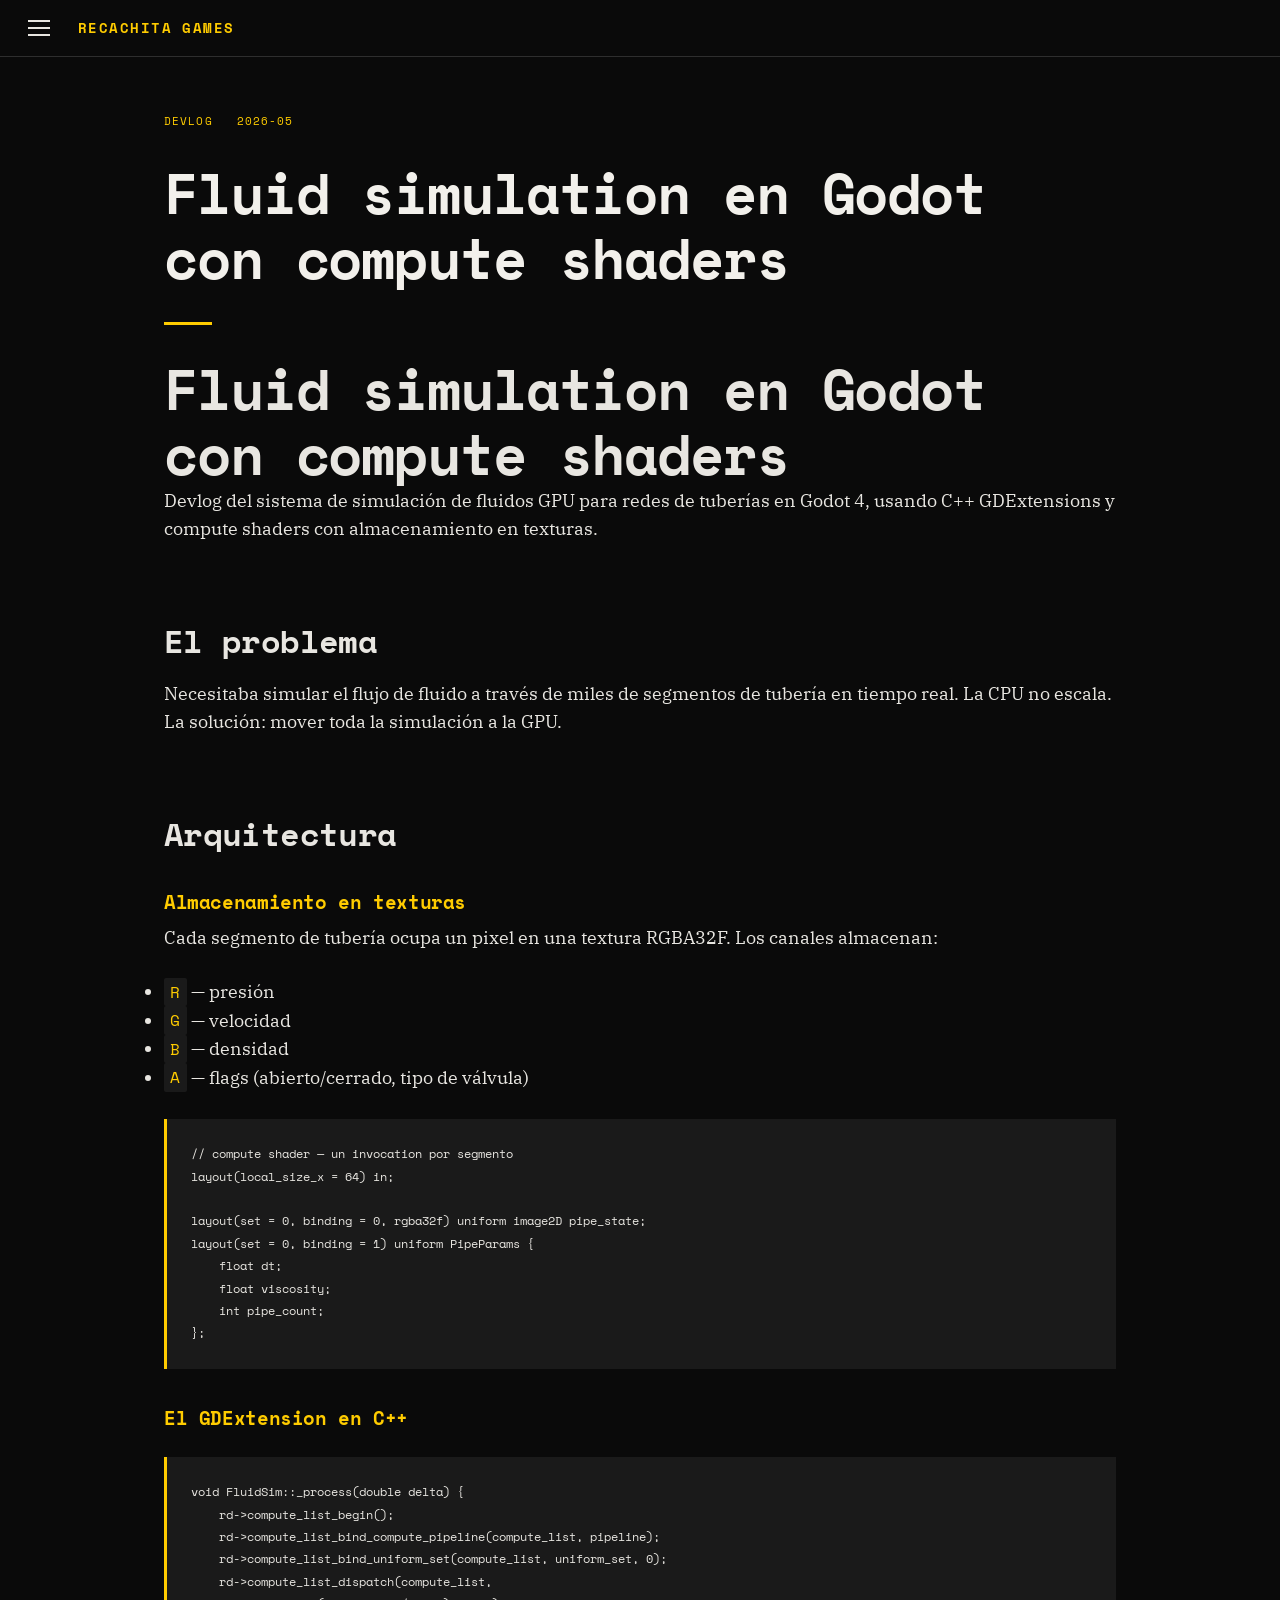
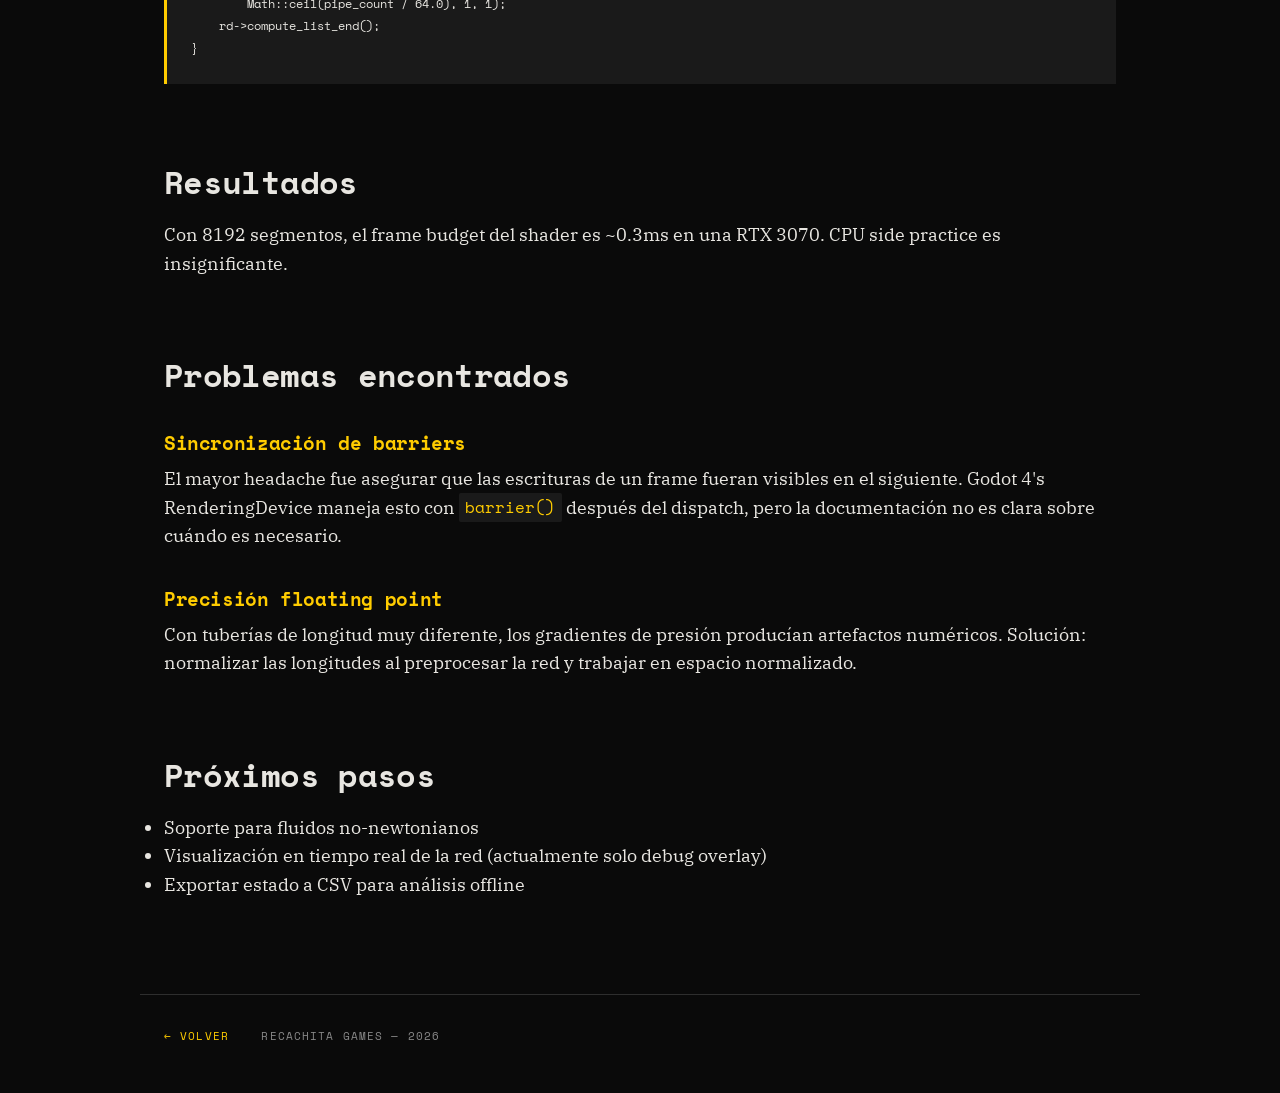
<file: content/journal/fluid-simulation-godot.html>
<!DOCTYPE html>
<html lang="es">
<head>
  <meta charset="UTF-8" />
  <meta name="viewport" content="width=device-width, initial-scale=1.0" />
  <title>Fluid simulation en Godot con compute shaders - Recachita Games</title>

  <link rel="preconnect" href="https://fonts.googleapis.com" />
  <link rel="preconnect" href="https://fonts.gstatic.com" crossorigin />
  <link href="https://fonts.googleapis.com/css2?family=Space+Mono:ital,wght@0,400;0,700;1,400&family=IBM+Plex+Serif:ital,wght@0,400;0,600;1,400&display=swap" rel="stylesheet" />
  <link rel="stylesheet" href="../../style.css" />
  <link rel="icon" href="../../Recachita_Logo.jpg" type="image/jpeg">
  <link rel="apple-touch-icon" href="../../Recachita_Logo.jpg">
</head>
<body>

  <!-- SIDE PANEL -->
  <div class="panel-overlay" id="panel-overlay"></div>
  <nav class="side-panel" id="side-panel" aria-label="Navigation">
    <div class="panel-header">
      <span style="font-family:var(--font-display);font-size:0.75rem;color:var(--yellow);text-transform:uppercase;letter-spacing:0.1em;">Menu</span>
      <button class="panel-close" id="panel-close" aria-label="Close menu">✕</button>
    </div>

    <div class="panel-section">
      <div class="panel-section-label">Secciones</div>
      <div class="panel-nav">
        <a href="../../index.html">Inicio</a>
        <a href="../../about.html">Sobre nosotros</a>
      </div>
    </div>

    <div class="panel-section" id="toc-section">
      <div class="panel-section-label">This page</div>
      <div class="panel-toc" id="toc"></div>
    </div>
  </nav>

  <!-- HEADER -->
  <header class="site-header">
    <button class="burger-btn" id="burger-btn" aria-label="Open menu">
      <span></span><span></span><span></span>
    </button>
    <a href="../../index.html" class="site-title">Recachita Games</a>
  </header>

  <!-- MAIN -->
  <main class="site-wrapper">
    <div class="main-content">

      <div class="post-meta">
        <span id="post-section">DevLog</span>
        <span id="post-date">2026-05</span>
      </div>

      <h1 class="post-title">Fluid simulation en Godot con compute shaders</h1>
      <div class="post-divider"></div>

      <!-- Content -->
      <div id="md-content">
        <h1>Fluid simulation en Godot con compute shaders</h1>
<p>Devlog del sistema de simulación de fluidos GPU para redes de tuberías en Godot 4, usando C++ GDExtensions y compute shaders con almacenamiento en texturas.</p>
<h2>El problema</h2>
<p>Necesitaba simular el flujo de fluido a través de miles de segmentos de tubería en tiempo real. La CPU no escala. La solución: mover toda la simulación a la GPU.</p>
<h2>Arquitectura</h2>
<h3>Almacenamiento en texturas</h3>
<p>Cada segmento de tubería ocupa un pixel en una textura RGBA32F. Los canales almacenan:</p>
<ul>
<li><code>R</code> — presión</li>
<li><code>G</code> — velocidad</li>
<li><code>B</code> — densidad</li>
<li><code>A</code> — flags (abierto/cerrado, tipo de válvula)</li>
</ul>
<pre class="codehilite"><code class="language-glsl">// compute shader — un invocation por segmento
layout(local_size_x = 64) in;

layout(set = 0, binding = 0, rgba32f) uniform image2D pipe_state;
layout(set = 0, binding = 1) uniform PipeParams {
    float dt;
    float viscosity;
    int pipe_count;
};
</code></pre>

<h3>El GDExtension en C++</h3>
<pre class="codehilite"><code class="language-cpp">void FluidSim::_process(double delta) {
    rd-&gt;compute_list_begin();
    rd-&gt;compute_list_bind_compute_pipeline(compute_list, pipeline);
    rd-&gt;compute_list_bind_uniform_set(compute_list, uniform_set, 0);
    rd-&gt;compute_list_dispatch(compute_list, 
        Math::ceil(pipe_count / 64.0), 1, 1);
    rd-&gt;compute_list_end();
}
</code></pre>

<h2>Resultados</h2>
<p>Con 8192 segmentos, el frame budget del shader es ~0.3ms en una RTX 3070. CPU side practice es insignificante.</p>
<h2>Problemas encontrados</h2>
<h3>Sincronización de barriers</h3>
<p>El mayor headache fue asegurar que las escrituras de un frame fueran visibles en el siguiente. Godot 4's RenderingDevice maneja esto con <code>barrier()</code> después del dispatch, pero la documentación no es clara sobre cuándo es necesario.</p>
<h3>Precisión floating point</h3>
<p>Con tuberías de longitud muy diferente, los gradientes de presión producían artefactos numéricos. Solución: normalizar las longitudes al preprocesar la red y trabajar en espacio normalizado.</p>
<h2>Próximos pasos</h2>
<ul>
<li>Soporte para fluidos no-newtonianos</li>
<li>Visualización en tiempo real de la red (actualmente solo debug overlay)</li>
<li>Exportar estado a CSV para análisis offline</li>
</ul>
      </div>

    </div>

    <footer class="site-footer">
      <a href="../../index.html">← Volver</a> &nbsp;&nbsp; Recachita Games &mdash; <span id="year"></span>
    </footer>
  </main>

  <script>
    // Build TOC from headings
    function buildTOC() {
      const contentEl = document.getElementById('md-content');
      const tocEl = document.getElementById('toc');
      if (!tocEl || !contentEl) return;

      const headings = contentEl.querySelectorAll('h2, h3, h4');
      const tocSection = document.getElementById('toc-section');

      if (headings.length === 0) {
        if (tocSection) tocSection.style.display = 'none';
        return;
      }
      if (tocSection) tocSection.style.display = '';

      const seen = {};
      headings.forEach((h, i) => {
        if (!h.id) {
          let slug = slugify(h.textContent);
          if (seen[slug]) slug += '-' + i;
          seen[slug] = true;
          h.id = slug;
        }
        const a = document.createElement('a');
        a.href = '#' + h.id;
        a.textContent = h.textContent;
        a.className = 'toc-' + h.tagName.toLowerCase();
        tocEl.appendChild(a);
      });
    }

    function slugify(text) {
      const map = { a:'áàäâãå', e:'éèëê', i:'íìïî', o:'óòöôõø', u:'úùüû', n:'ñ', c:'ç' };
      let s = text.trim().toLowerCase();
      for (const [base, chars] of Object.entries(map)) {
        s = s.replace(new RegExp('[' + chars + ']', 'g'), base);
      }
      return s.replace(/[^a-z0-9]+/g, '-').replace(/^-|-$/g, '').slice(0, 60) || 'section';
    }

    // Burger menu
    const burgerBtn = document.getElementById('burger-btn');
    const sidePanel = document.getElementById('side-panel');
    const overlay = document.getElementById('panel-overlay');
    const panelClose = document.getElementById('panel-close');

    function openPanel() {
      sidePanel.classList.add('open');
      overlay.classList.add('open');
      burgerBtn.classList.add('open');
    }

    function closePanel() {
      sidePanel.classList.remove('open');
      overlay.classList.remove('open');
      burgerBtn.classList.remove('open');
    }

    burgerBtn?.addEventListener('click', () =>
      sidePanel.classList.contains('open') ? closePanel() : openPanel()
    );
    overlay?.addEventListener('click', closePanel);
    panelClose?.addEventListener('click', closePanel);

    buildTOC();
    document.getElementById('year').textContent = new Date().getFullYear();
  </script>
</body>
</html>
</file>
<file: style.css>
/* ============================================
   VARIABLES
   ============================================ */
:root {
  --yellow: #ffcc00;
  --yellow-off-beat: #c4892a;
  --black: #0a0a0a;
  --white: #f2f0eb;
  --grey: #1a1a1a;
  --grey-mid: #2e2e2e;
  --grey-light: #555;
  --text: #e8e6e1;
  --text-muted: #888;
  --col-width: 1000px;
  --font-display: 'Space Mono', 'Courier New', monospace;
  --font-body: 'IBM Plex Serif', Georgia, serif;
  --font-mono: 'Space Mono', 'Courier New', monospace;
}

/* ============================================
   RESET & BASE
   ============================================ */
*, *::before, *::after {
  box-sizing: border-box;
  margin: 0;
  padding: 0;
}

html {
  font-size: 16px;
  scroll-behavior: smooth;
}

body {
  background: var(--black);
  color: var(--text);
  font-family: var(--font-body);
  font-size: 1.15rem;
  line-height: 1.55;
  min-height: 100vh;
}

/* ============================================
   TYPOGRAPHY
   ============================================ */
h1, h2, h3, h4, h5, h6 {
  font-family: var(--font-display);
  font-weight: 700;
  line-height: 1.15;
  letter-spacing: -0.02em;
}

h1 { font-size: clamp(2rem, 5vw, 3.5rem); }
h2 { font-size: clamp(1.4rem, 3vw, 2rem); margin-top: 2.5em; margin-bottom: 0.6em; }
h3 { font-size: 1.2rem; margin-top: 2em; margin-bottom: 0.5em; color: var(--yellow); }
h4 { font-size: 1rem; margin-top: 1.5em; font-style: italic; }

p { margin-bottom: 1.4em; }

a {
  color: var(--yellow);
  text-decoration: none;
  border-bottom: 1px solid transparent;
  transition: border-color 0.15s;
}
a:hover { border-bottom-color: var(--yellow); }

strong { color: var(--white); font-weight: 700; }
em { font-style: italic; }

blockquote {
  border-left: 3px solid var(--yellow);
  padding-left: 1.5rem;
  margin: 2em 0;
  color: var(--text-muted);
  font-style: italic;
}

hr {
  border: none;
  border-top: 1px solid var(--grey-mid);
  margin: 3em 0;
}

img {
  max-width: 100%;
  display: block;
  margin: 2em auto;
}

/* ============================================
   CODE
   ============================================ */
code {
  font-family: var(--font-mono);
  font-size: 0.85em;
  background: var(--grey);
  padding: 0.15em 0.4em;
  border-radius: 2px;
  color: var(--yellow);
}

pre {
  background: var(--grey);
  border-left: 3px solid var(--yellow);
  padding: 1.5rem;
  overflow-x: auto;
  margin: 2em 0;
  font-size: 0.875rem;
  line-height: 1.6;
}

pre code {
  background: none;
  padding: 0;
  color: var(--text);
}

/* ============================================
   LAYOUT
   ============================================ */
.site-wrapper {
  display: flex;
  flex-direction: column;
  min-height: 100vh;
}

.site-header {
  position: fixed;
  top: 0;
  left: 0;
  right: 0;
  z-index: 100;
  padding: 1rem 1.5rem;
  display: flex;
  align-items: center;
  gap: 1.5rem;
  background: var(--black);
  border-bottom: 1px solid var(--grey-mid);
}

.site-title {
  font-family: var(--font-display);
  font-size: 0.9rem;
  font-weight: 700;
  color: var(--yellow);
  text-transform: uppercase;
  letter-spacing: 0.1em;
  border: none;
}
.site-title:hover { border: none; opacity: 0.7; }

.main-content {
  max-width: var(--col-width);
  margin: 0 auto;
  padding: 7rem 1.5rem 6rem;
  width: 100%;
}

/* ============================================
   BURGER MENU
   ============================================ */
.burger-btn {
  background: none;
  border: none;
  cursor: pointer;
  padding: 4px;
  display: flex;
  flex-direction: column;
  gap: 5px;
  flex-shrink: 0;
}

.burger-btn span {
  display: block;
  width: 22px;
  height: 2px;
  background: var(--text);
  transition: all 0.2s;
  transform-origin: center;
}

.burger-btn.open span:nth-child(1) {
  transform: translateY(7px) rotate(45deg);
}
.burger-btn.open span:nth-child(2) {
  opacity: 0;
}
.burger-btn.open span:nth-child(3) {
  transform: translateY(-7px) rotate(-45deg);
}

.side-panel {
  position: fixed;
  top: 0;
  left: 0;
  width: 300px;
  height: 100vh;
  background: var(--grey);
  z-index: 200;
  transform: translateX(-100%);
  transition: transform 0.25s cubic-bezier(0.4, 0, 0.2, 1);
  display: flex;
  flex-direction: column;
  border-right: 1px solid var(--grey-mid);
  overflow-y: auto;
}

.side-panel.open {
  transform: translateX(0);
}

.panel-overlay {
  position: fixed;
  inset: 0;
  background: rgba(0,0,0,0.6);
  z-index: 190;
  opacity: 0;
  pointer-events: none;
  transition: opacity 0.25s;
}

.panel-overlay.open {
  opacity: 1;
  pointer-events: all;
}

.panel-header {
  padding: 1.25rem 1.5rem;
  border-bottom: 1px solid var(--grey-mid);
  display: flex;
  justify-content: space-between;
  align-items: center;
}

.panel-close {
  background: none;
  border: none;
  color: var(--text-muted);
  cursor: pointer;
  font-family: var(--font-display);
  font-size: 1.2rem;
  line-height: 1;
}
.panel-close:hover { color: var(--text); }

.panel-section {
  padding: 1.25rem 1.5rem;
  border-bottom: 1px solid var(--grey-mid);
}

.panel-section-label {
  font-family: var(--font-display);
  font-size: 0.65rem;
  letter-spacing: 0.15em;
  text-transform: uppercase;
  color: var(--text-muted);
  margin-bottom: 0.75rem;
}

.panel-nav a {
  display: block;
  font-family: var(--font-display);
  font-size: 0.85rem;
  color: var(--text);
  padding: 0.35rem 0;
  border: none;
  transition: color 0.15s;
}
.panel-nav a:hover { color: var(--yellow); }
.panel-nav a.active { color: var(--yellow); }

.panel-toc {
  padding: 1.25rem 1.5rem;
  flex: 1;
}

.panel-toc a {
  display: block;
  font-size: 0.8rem;
  color: var(--text-muted);
  padding: 0.25rem 0;
  border: none;
  transition: color 0.15s;
  line-height: 1.4;
}
.panel-toc a:hover { color: var(--yellow); }
.panel-toc a.toc-h3 { padding-left: 1rem; font-size: 0.75rem; }
.panel-toc a.toc-h4 { padding-left: 2rem; font-size: 0.7rem; }

/* ============================================
   HOME — SECTION LISTING
   ============================================ */
.home-header {
  margin-bottom: 4rem;
  padding-bottom: 2rem;
  border-bottom: 3px solid var(--yellow);
}

.home-header h1 {
  color: var(--yellow);
}

.home-header .tagline {
  margin-top: 0.75rem;
  color: var(--text-muted);
  font-family: var(--font-display);
  font-size: 0.85rem;
  text-transform: uppercase;
  letter-spacing: 0.1em;
}

.section-block {
  margin-bottom: 3.5rem;
}

.section-block h2 {
  margin-top: 0;
  font-size: 0.7rem;
  text-transform: uppercase;
  letter-spacing: 0.2em;
  color: var(--text-muted);
  margin-bottom: 1rem;
}

.post-list {
  list-style: none;
}

.post-list li {
  border-top: 1px solid var(--grey-mid);
  padding: 0.9rem 0;
  display: grid;
  grid-template-columns: 1fr auto;
  gap: 1rem;
  align-items: baseline;
}

.post-list a {
  font-family: var(--font-display);
  font-size: 0.95rem;
  color: var(--text);
  border: none;
}
.post-list a:hover { color: var(--yellow); }

.post-date {
  font-family: var(--font-display);
  font-size: 0.7rem;
  color: var(--text-muted);
  white-space: nowrap;
}

/* ============================================
   POST PAGE
   ============================================ */
.post-meta {
  font-family: var(--font-display);
  font-size: 0.7rem;
  text-transform: uppercase;
  letter-spacing: 0.1em;
  color: var(--text-muted);
  margin-bottom: 2rem;
  display: flex;
  gap: 1.5rem;
  flex-wrap: wrap;
}

.post-meta span { color: var(--yellow); }

.post-title {
  margin-bottom: 0.5rem;
  color: var(--white);
}

.post-divider {
  width: 3rem;
  height: 3px;
  background: var(--yellow);
  margin: 2rem 0;
}

/* ============================================
   EMBEDS & DEMOS
   ============================================ */
.video-embed {
  position: relative;
  padding-bottom: 56.25%;
  height: 0;
  overflow: hidden;
  margin: 2em 0;
  background: var(--grey);
}

.video-embed iframe {
  position: absolute;
  top: 0; left: 0;
  width: 100%; height: 100%;
  border: none;
}

.demo-block {
  background: var(--grey);
  border: 1px solid var(--grey-mid);
  border-top: 3px solid var(--yellow);
  margin: 2em 0;
  padding: 1.5rem;
}

.demo-block-label {
  font-family: var(--font-display);
  font-size: 0.65rem;
  text-transform: uppercase;
  letter-spacing: 0.15em;
  color: var(--yellow);
  margin-bottom: 1rem;
}

/* Pyodide workbench */
.workbench {
  background: var(--grey);
  border: 1px solid var(--grey-mid);
  border-top: 3px solid var(--yellow);
  margin: 2em 0;
  position: relative; /* for any absolutely positioned children */
}

/* keep the header visible while scrolling through a long block of code
   and always keep the Run button on the right edge.  the `top` offset
   pushes the sticky header down below the fixed site header; it mirrors
   the padding applied to `.main-content` so the workbench never slips
   underneath the navigation. */
.workbench-header {
  position: sticky;
  top: 7rem; /* match .main-content padding-top so the header appears
                 just below the site header when it sticks */
  z-index: 10;
  padding: 0.75rem 1rem;
  border-bottom: 1px solid var(--grey-mid);
  display: flex;
  justify-content: space-between;
  align-items: center;
  background: var(--grey); /* ensure it covers code when sticking */
}

.workbench-label {
  font-family: var(--font-display);
  font-size: 0.65rem;
  text-transform: uppercase;
  letter-spacing: 0.15em;
  color: var(--yellow);
}

.workbench-run {
  background: var(--yellow);
  color: var(--black);
  border: none;
  font-family: var(--font-display);
  font-size: 0.7rem;
  font-weight: 700;
  text-transform: uppercase;
  letter-spacing: 0.1em;
  padding: 0.4rem 0.9rem;
  cursor: pointer;
  transition: opacity 0.15s;
}
.workbench-run:hover { opacity: 0.8; }
.workbench-run:disabled { opacity: 0.4; cursor: not-allowed; }

.workbench-code {
    font-family: var(--font-mono);
    font-size: 0.8rem;
    background: var(--grey);
    color: var(--text);
    border: none;
    width: 100%;
    padding: 1rem;
    resize: none;
    overflow: hidden;
    outline: none;
    line-height: 1.6;
    display: block;
}

/* CodeMirror editor container */
.workbench-editor {
  width: 100%;
  border-top: 1px solid var(--grey-mid);
  font-family: var(--font-mono);
  font-size: 0.75rem;
  line-height: 1.6;
}

.workbench-editor .CodeMirror {
  background: var(--grey) !important;
  color: var(--text) !important;
  height: auto !important;
  font-family: var(--font-mono) !important;
  font-size: 0.75rem !important;
  line-height: 1.6 !important;
}

.workbench-editor .CodeMirror-linenumber {
  color: var(--text-muted) !important;
  background: var(--grey-mid) !important;
}

.workbench-editor .CodeMirror-cursor {
  border-left-color: var(--yellow) !important;
}

.workbench-editor .CodeMirror-selected {
  background: var(--grey-mid) !important;
}

.workbench-output {
  padding: 1rem;
  border-top: 1px solid var(--grey-mid);
  font-family: var(--font-mono);
  font-size: 0.8rem;
  min-height: 2.5rem;
  white-space: pre-wrap;
  color: var(--text-muted);
  margin-top: 1.5rem;
}

.workbench-output.has-output { color: var(--text); }
.workbench-output.error { color: #ff6b6b; }

/* Input field for Python input() function */
.workbench-input-container {
  display: flex;
  flex-direction: row;
  padding: 1rem;
  border-top: 1px solid var(--grey-mid);
  background: var(--grey-mid);
  align-items: center;
  gap: 0.5rem;
}

.workbench-input-prompt {
  font-family: var(--font-mono);
  font-size: 0.8rem;
  color: var(--yellow);
  font-weight: 700;
  flex-shrink: 0;
}

.workbench-input-field {
  flex: 1;
  padding: 0.5rem 0.75rem;
  border: 1px solid var(--grey);
  background: var(--grey);
  color: var(--text);
  font-family: var(--font-mono);
  font-size: 0.8rem;
  outline: none;
  border-radius: 2px;
}

.workbench-input-field:focus {
  border-color: var(--yellow);
  box-shadow: 0 0 0 2px rgba(255, 193, 7, 0.2);
}

/* ============================================
   FOOTER
   ============================================ */
.site-footer {
  max-width: var(--col-width);
  margin: 0 auto;
  padding: 2rem 1.5rem 3rem;
  width: 100%;
  border-top: 1px solid var(--grey-mid);
  font-family: var(--font-display);
  font-size: 0.7rem;
  color: var(--text-muted);
  text-transform: uppercase;
  letter-spacing: 0.1em;
}

/* ============================================
   UTILITY
   ============================================ */
.tag {
  display: inline-block;
  font-family: var(--font-display);
  font-size: 0.65rem;
  text-transform: uppercase;
  letter-spacing: 0.1em;
  color: var(--black);
  background: var(--yellow);
  padding: 0.2em 0.5em;
  margin-right: 0.4rem;
}

/* ============================================
   RESPONSIVE
   ============================================ */
@media (max-width: 600px) {
  .side-panel { width: 280px; }
  .main-content { padding-top: 6rem; }
}

/* ============================================
   LOGSEQ ELEMENTS
   ============================================ */
.logseq-embed-notice {
  background: var(--grey);
  border-left: 3px solid var(--grey-light);
  padding: 0.6rem 1rem;
  margin: 1.5em 0;
  font-family: var(--font-mono);
  font-size: 0.8rem;
  color: var(--text-muted);
}

.logseq-embed-notice a {
  color: var(--yellow);
}

.todo {
  font-family: var(--font-display);
  font-size: 0.65rem;
  font-weight: 700;
  text-transform: uppercase;
  letter-spacing: 0.1em;
  background: var(--grey-mid);
  color: var(--text-muted);
  padding: 0.15em 0.4em;
  vertical-align: middle;
}

.todo.done {
  background: transparent;
  color: var(--text-muted);
  text-decoration: line-through;
}


/* ============================================
   LOGO — HOME & ABOUT
   ============================================ */
.home-logo {
  display: block;
  width: 180px;
  height: 180px;
  object-fit: contain;
  margin: 0 0 2rem 0;
  border-radius: 4px;
}

.about-logo {
  display: block;
  width: 100%;
  height: 100%;
  object-fit: contain;
  margin: 0 0 2rem 0;
  border-radius: 15px;
}

/* ============================================
   HOME TAGLINES (bilingüe)
   ============================================ */
.home-header .tagline {
  margin-top: 1rem;
  color: var(--text);
  font-family: var(--font-body);
  font-size: 1.15rem;
  font-style: italic;
  text-transform: none;
  letter-spacing: 0;
  line-height: 1.5;
}

.home-header .tagline-en {
  margin-top: 0.25rem;
  color: var(--text-muted);
  font-family: var(--font-body);
  font-size: 0.95rem;
  font-style: italic;
  text-transform: none;
  letter-spacing: 0;
  line-height: 1.5;
}
</file>
